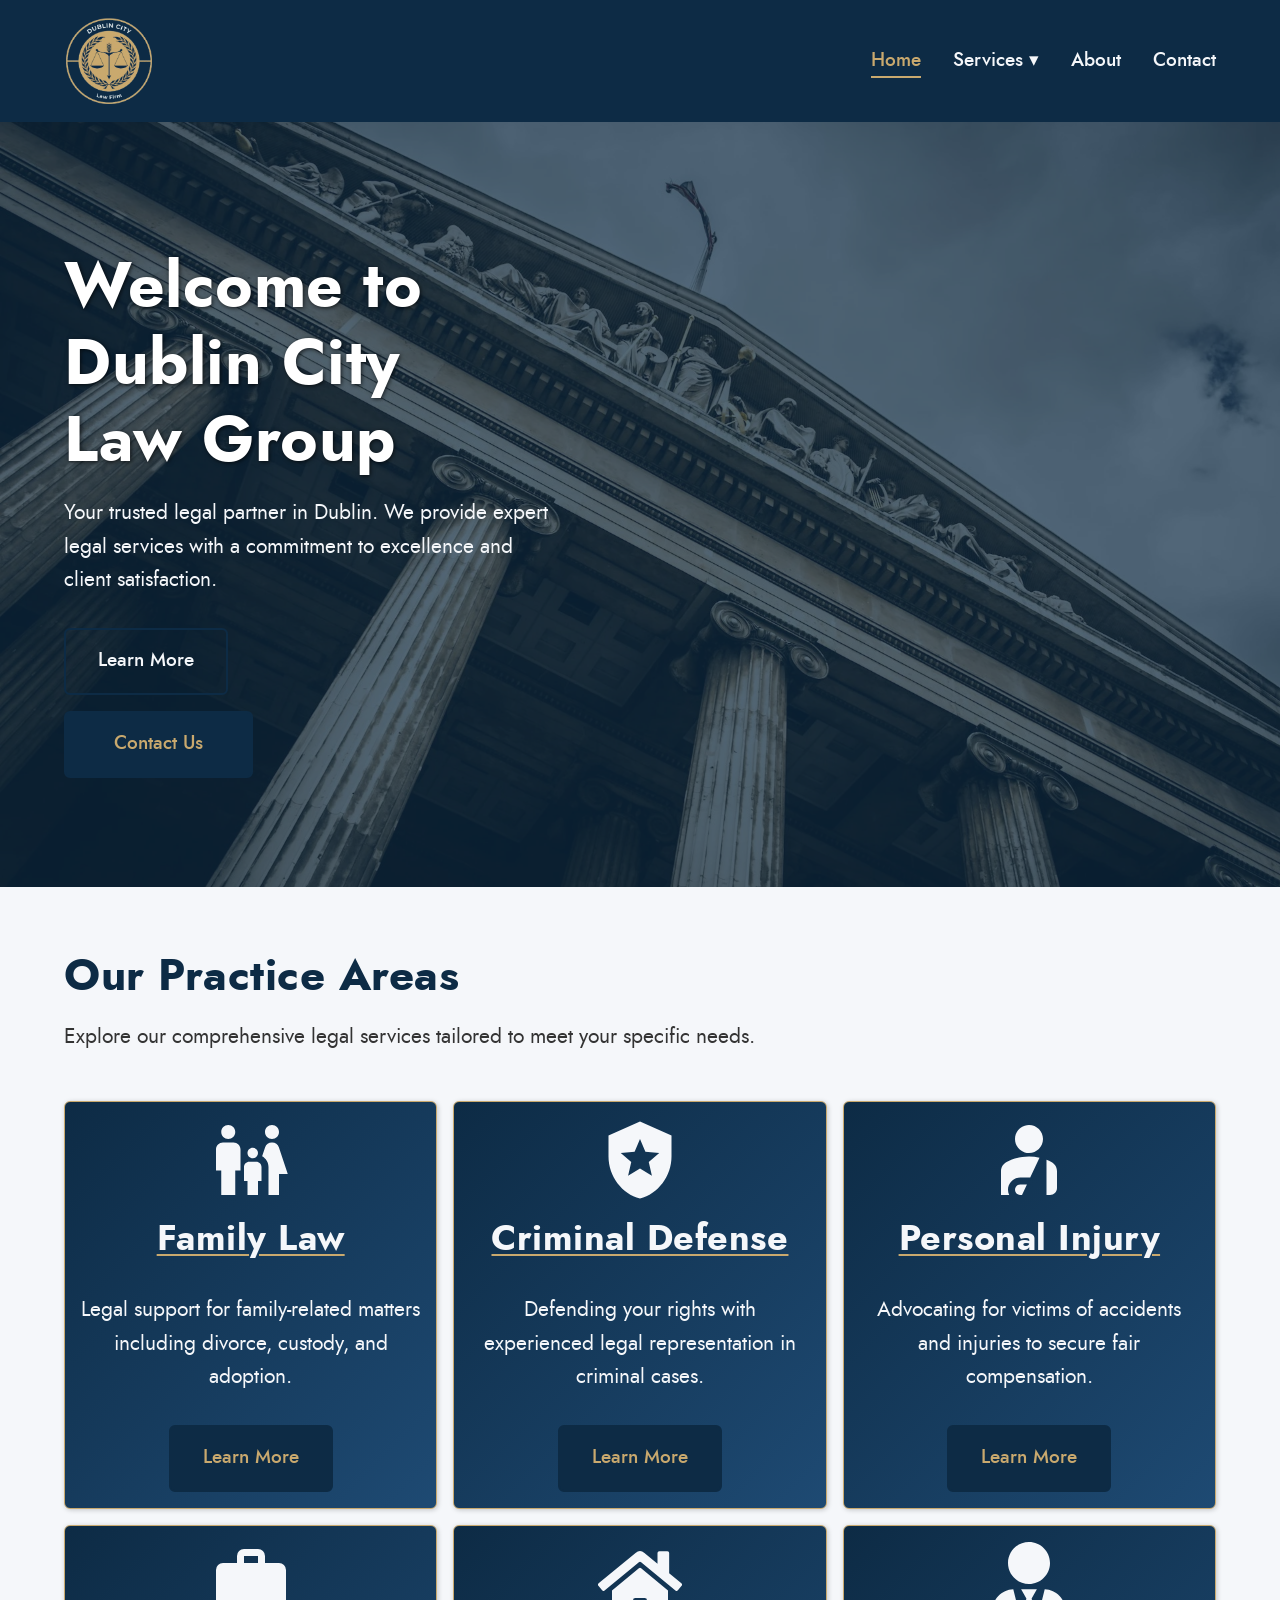
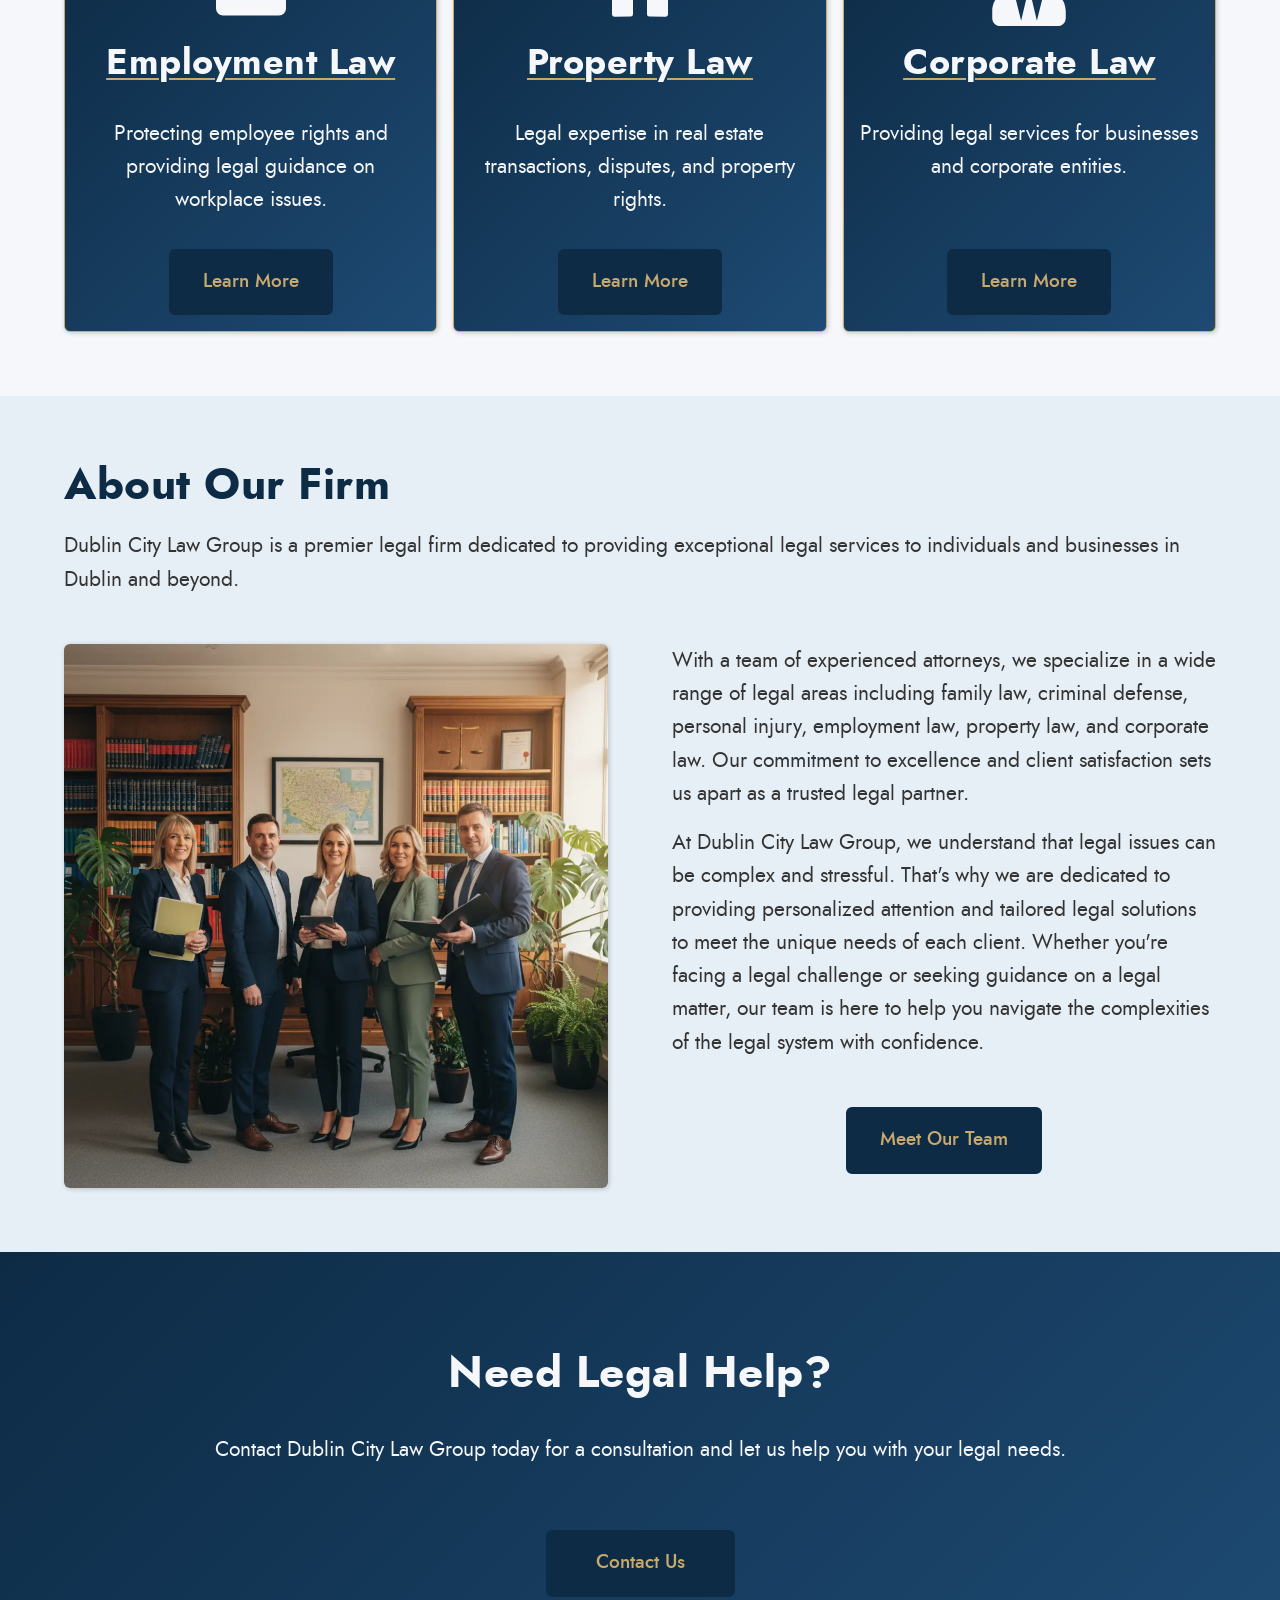
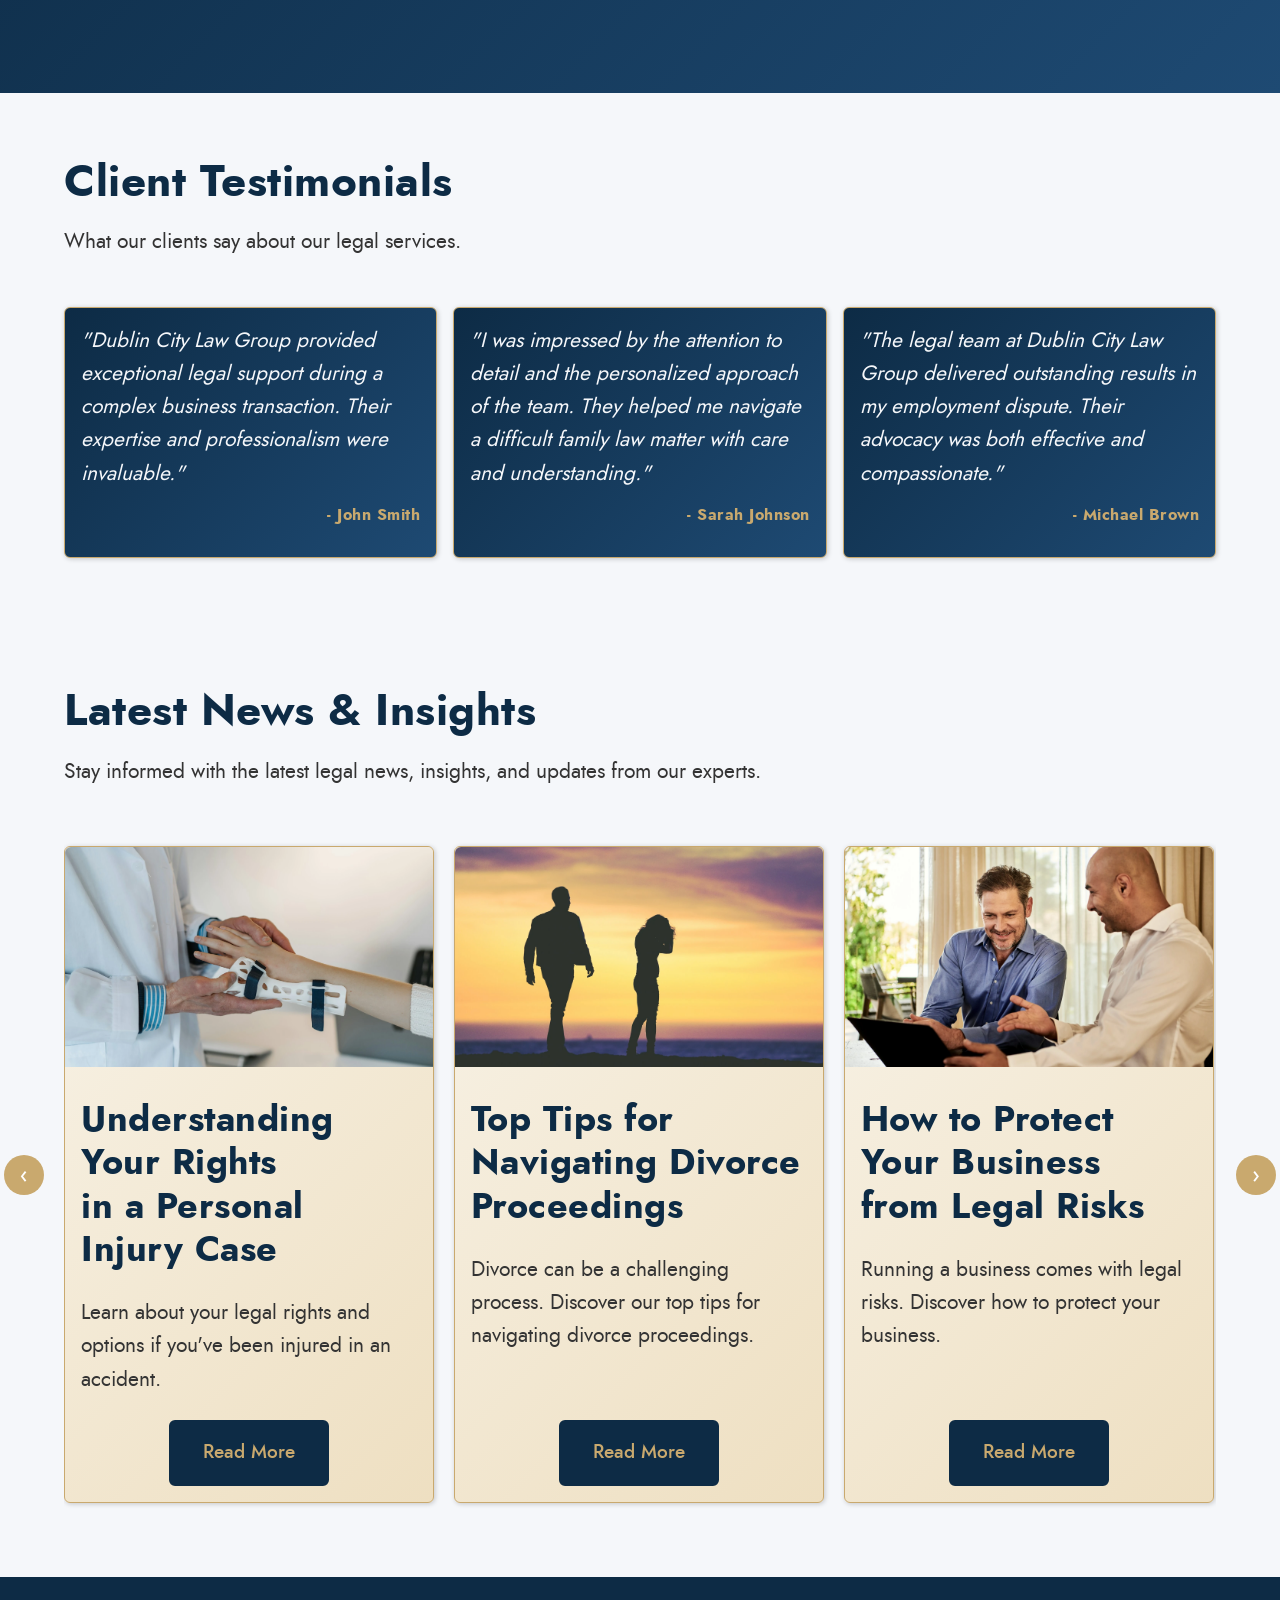
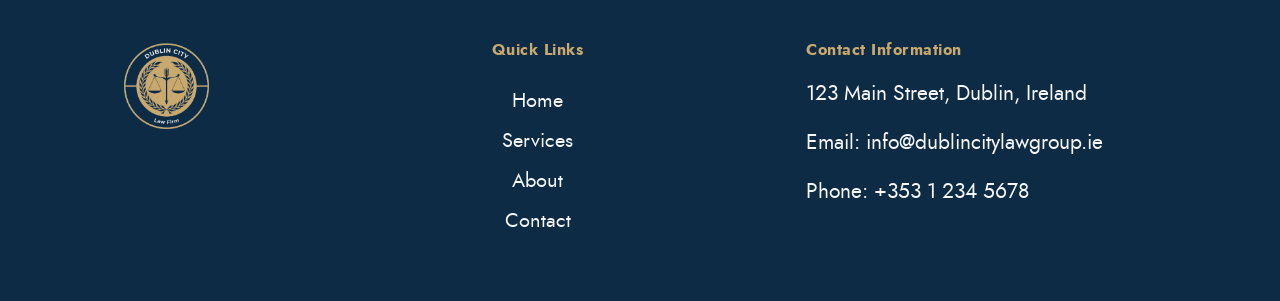
<file: index.html>
<!DOCTYPE html>
<html lang="en">
    <head>
        <meta charset="UTF-8">
        <meta name="viewport" content="width=device-width, initial-scale=1.0">

        <!-- Open Graph / Social Preview -->
        <meta property="og:title" content="Dublin City Law Firm">
        <meta property="og:description" content="A responsive law firm website built with modern HTML, CSS, and JavaScript, featuring a structured layout, accessible navigation, and clean design.">
        <meta property="og:image" content="https://abugelis.github.io/DublinCityLawGroup/assets/logos/site-logo.png">
        <meta property="og:url" content="https://abugelis.github.io/DublinCityLawGroup/">
        <meta property="og:type" content="website">
        
        <title>Dublin City Law Group</title>

        <script src="sripts/slider.js" defer></script>
        <script src="sripts/nav.js" defer></script>
        <link rel="icon" type="image/x-icon" href="assets/logos/favicon.ico">
        <link rel="stylesheet" href="styles/base.css">
        <link rel="stylesheet" href="styles/layout.css">
        <link rel="stylesheet" href="styles/pages/home.css">
        <link rel="stylesheet" href="styles/components/hero.css">
        <link rel="stylesheet" href="styles/components/buttons.css">
        <link rel="stylesheet" href="styles/components/cards.css">
        <link rel="stylesheet" href="styles/components/slider.css">
    </head>
    <body>
        <!-- Navigation -->
        <header>
            <a href="#"><img src="assets/logos/transparent-logo.png" alt="Logo"></a>

            <button class="nav-toggle" id="navToggle">
                <span></span>
                <span></span>
                <span></span>
            </button>

            <nav id="navMenu">
                <ul>
                    <li><a href="index.html">Home</a></li>
                    <li class="has-submenu">
                        <a href="pages/services.html">Services ▾</a>

                        <ul class="submenu">
                            <li><a href="pages/service-pages/corporate-law.html">Corporate Law</a></li>
                            <li><a href="pages/service-pages/criminal-defense.html">Criminal Law</a></li>
                            <li><a href="pages/service-pages/employment-law.html">Employment Law</a></li>
                            <li><a href="pages/service-pages/family-law.html">Family Law</a></li>
                            <li><a href="pages/service-pages/personal-injury.html">Personal Injury</a></li>
                            <li><a href="pages/service-pages/property-law.html">Property Law</a></li>
                        </ul>
                    </li>
                    <li><a href="pages/about.html">About</a></li>
                    <li><a href="pages/contact.html">Contact</a></li>
                </ul>
            </nav>
        </header>
        <div class="overlay" id="overlay"></div>
        <!-- Hero Section -->
        <section class="hero hero--large">
            <div class="hero-wrapper container">
                <div class="hero-bg-image">
                    <img src="assets/images/practice-page-bg.webp" alt="hero image">
                </div>
                <div class="hero-overlay"></div>
                <div class="hero-content">
                    <h1>Welcome to Dublin City Law Group</h1>
                    <p>Your trusted legal partner in Dublin. We provide expert legal services with a commitment to excellence and client satisfaction.</p>
                    
                </div>
                <div class="hero-cta">
                    <a class="btn-secondary" href="pages/about.html">Learn More</a>
                    <a class="btn-primary" href="pages/contact.html">Contact Us</a>
                </div> 
            </div>
        </section>

        <!-- Practice Areas Section -->
        <section class="practice-areas">
            <div class="container">
                <div class="section-heading">
                    <h2>Our Practice Areas</h2>
                    <p>Explore our comprehensive legal services tailored to meet your specific needs.</p>
                </div>

                <div class="practice-content grid">
                    
                    <div class="card practice-item flex">
                        <svg xmlns="http://www.w3.org/2000/svg" 
                            enable-background="new 0 0 24 24" 
                            viewBox="0 0 24 24" 
                            fill="currentColor">
                            <g><rect fill="none" height="24" width="24"/>
                                <path d="M16,4c0-1.11,0.89-2,2-2s2,0.89,2,2s-0.89,2-2,2S16,5.11,16,4z M20,22v-6h2.5l-2.54-7.63C19.68,7.55,18.92,7,18.06,7h-0.12 c-0.86,0-1.63,0.55-1.9,1.37l-0.86,2.58C16.26,11.55,17,12.68,17,14v8H20z M12.5,11.5c0.83,0,1.5-0.67,1.5-1.5s-0.67-1.5-1.5-1.5 S11,9.17,11,10S11.67,11.5,12.5,11.5z M5.5,6c1.11,0,2-0.89,2-2s-0.89-2-2-2s-2,0.89-2,2S4.39,6,5.5,6z M7.5,22v-7H9V9 c0-1.1-0.9-2-2-2H4C2.9,7,2,7.9,2,9v6h1.5v7H7.5z M14,22v-4h1v-4c0-0.82-0.68-1.5-1.5-1.5h-2c-0.82,0-1.5,0.68-1.5,1.5v4h1v4H14z"/>
                            </g>
                        </svg>
                        <h3>Family Law</h3>
                        <p>Legal support for family-related matters including divorce, custody, and adoption.</p>
                        <a class="btn-tretiary" href="pages/service-pages/family-law.html">Learn More</a>
                    </div>
                    
                    <div class="card practice-item flex">
                        <svg 
                            xmlns="http://www.w3.org/2000/svg" 
                            enable-background="new 0 0 24 24" 
                            viewBox="0 0 24 24" fill="currentColor">
                            <rect fill="none" height="24" width="24"/>
                            <path d="M12,1L3,5v6c0,5.55,3.84,10.74,9,12c5.16-1.26,9-6.45,9-12V5L12,1z M14.5,12.59l0.9,3.88L12,14.42l-3.4,2.05l0.9-3.87 l-3-2.59l3.96-0.34L12,6.02l1.54,3.64L17.5,10L14.5,12.59z"/>
                        </svg>
                        <h3>Criminal Defense</h3>
                        <p>Defending your rights with experienced legal representation in criminal cases.</p>
                        <a class="btn-tretiary" href="pages/service-pages/criminal-defense.html">Learn More</a>
                    </div>
                    
                    <div class="card practice-item flex">
                        <svg xmlns="http://www.w3.org/2000/svg" 
                            enable-background="new 0 0 24 24" 
                            viewBox="0 0 24 24" 
                            fill="currentColor">
                            <rect fill="none" height="24" width="24"/>
                            <g><path d="M8,6c0-2.21,1.79-4,4-4s4,1.79,4,4c0,2.21-1.79,4-4,4S8,8.21,8,6z M17,22h1c1.1,0,2-0.9,2-2l0-4.78 c0-1.12-0.61-2.15-1.61-2.66c-0.43-0.22-0.9-0.43-1.39-0.62L17,22z M12.34,17L15,11.33C14.07,11.12,13.07,11,12,11 c-2.53,0-4.71,0.7-6.39,1.56C4.61,13.07,4,14.1,4,15.22L4,22h2.34C6.12,21.55,6,21.04,6,20.5C6,18.57,7.57,17,9.5,17H12.34z M10,22 l1.41-3H9.5C8.67,19,8,19.67,8,20.5S8.67,22,9.5,22H10z"/></g>
                        </svg>
                        <h3>Personal Injury</h3>
                        <p>Advocating for victims of accidents and injuries to secure fair compensation.</p>
                        <a class="btn-tretiary" href="pages/service-pages/personal-injury.html">Learn More</a>
                    </div>

                    <div class="card practice-item flex">
                        <svg xmlns="http://www.w3.org/2000/svg" 
                            viewBox="0 -960 960 960" 
                            fill="currentColor">
                            <path d="M160-120q-33 0-56.5-23.5T80-200v-440q0-33 23.5-56.5T160-720h160v-80q0-33 23.5-56.5T400-880h160q33 0 56.5 23.5T640-800v80h160q33 0 56.5 23.5T880-640v440q0 33-23.5 56.5T800-120H160Zm240-600h160v-80H400v80Z"/>
                        </svg>
                        <h3>Employment Law</h3>
                        <p>Protecting employee rights and providing legal guidance on workplace issues.</p>
                        <a class="btn-tretiary" href="pages/service-pages/employment-law.html">Learn More</a>
                    </div>

                    <div class="card practice-item flex">
                        <svg xmlns="http://www.w3.org/2000/svg" 
                            viewBox="0 0 576 512" fill="currentColor">
                            <path d="M280.37 148.26L96 300.11V464a16 16 0 0 0 16 16l112.06-.29a16 16 0 0 0 15.92-16V368a16 16 0 0 1 16-16h64a16 16 0 0 1 16 16v95.64a16 16 0 0 0 16 16.05L464 480a16 16 0 0 0 16-16V300L295.67 148.26a12.19 12.19 0 0 0-15.3 0zM571.6 251.47L488 182.56V44.05a12 12 0 0 0-12-12h-56a12 12 0 0 0-12 12v72.61L318.47 43a48 48 0 0 0-61 0L4.34 251.47a12 12 0 0 0-1.6 16.9l25.5 31A12 12 0 0 0 45.15 301l235.22-193.74a12.19 12.19 0 0 1 15.3 0L530.9 301a12 12 0 0 0 16.9-1.6l25.5-31a12 12 0 0 0-1.7-16.93z"/>
                        </svg>
                        <h3>Property Law</h3>
                        <p>Legal expertise in real estate transactions, disputes, and property rights.</p>
                        <a class="btn-tretiary" href="pages/service-pages/property-law.html">Learn More</a>
                    </div>

                    <div class="card practice-item flex">
                        <svg xmlns="http://www.w3.org/2000/svg" 
                            viewBox="0 0 448 512" fill="currentColor">
                            <path d="M224 256c70.7 0 128-57.3 128-128S294.7 0 224 0 96 57.3 96 128s57.3 128 128 128zm95.8 32.6L272 480l-32-136 32-56h-96l32 56-32 136-47.8-191.4C56.9 292 0 350.3 0 422.4V464c0 26.5 21.5 48 48 48h352c26.5 0 48-21.5 48-48v-41.6c0-72.1-56.9-130.4-128.2-133.8z"/>
                        </svg>
                        <h3>Corporate Law</h3>
                        <p>Providing legal services for businesses and corporate entities.</p>
                        <a class="btn-tretiary" href="pages/service-pages/corporate-law.html">Learn More</a>
                    </div>
                </div>
            </div>
        </section>

        <!-- About Section -->
        <section class="about-section">
            <div class="container">
                <div class="section-heading">
                    <h2>About Our Firm</h2>
                    <p>Dublin City Law Group is a premier legal firm dedicated to providing exceptional legal services to individuals and businesses in Dublin and beyond.</p>
                </div>
                <div class="about-content flex">
                    <div class="about-image">
                        <img src="assets/images/about-us-team.webp" alt="About Us Image">
                    </div>
                    <div class="about-text">
                        <p>With a team of experienced attorneys, we specialize in a wide range of legal areas including family law, criminal defense, personal injury, employment law, property law, and corporate law. Our commitment to excellence and client satisfaction sets us apart as a trusted legal partner.</p>
                        <p>At Dublin City Law Group, we understand that legal issues can be complex and stressful. That's why we are dedicated to providing personalized attention and tailored legal solutions to meet the unique needs of each client. Whether you're facing a legal challenge or seeking guidance on a legal matter, our team is here to help you navigate the complexities of the legal system with confidence.</p>
                        <a class="btn-tretiary alt" href="pages/about.html">Meet Our Team</a>
                    </div>
                </div>
            </div>
        </section>

        <!-- Small CTA-->
        <section class="small-cta">
            <div class="container">
                <div class="cta-content flex">
                    <h2>Need Legal Help?</h2>
                    <p>Contact Dublin City Law Group today for a consultation and let us help you with your legal needs.</p>
                    <a class="btn-primary" href="pages/contact.html">Contact Us</a>
                </div>
            </div>
        </section>

        <!-- Testimonials Section -->
        <section class="testimonials-section">
            <div class="container">
                <div class="section-heading">
                    <h2>Client Testimonials</h2>
                    <p>What our clients say about our legal services.</p>
                </div>
                <div class="testimonials-content grid">
                    <!-- Testimonial 1 -->
                    <div class="testimonial-card card">
                        <p><i>"Dublin City Law Group provided exceptional legal support during a complex business transaction. Their expertise and professionalism were invaluable."</i></p>
                        <h4>- John Smith</h4>
                    </div>

                    <!-- Testimonial 2 -->
                    <div class="testimonial-card card">
                        <p><i>"I was impressed by the attention to detail and the personalized approach of the team. They helped me navigate a difficult family law matter with care and understanding."</i></p>
                        <h4>- Sarah Johnson</h4>
                    </div>

                    <!-- Testimonial 3 -->
                    <div class="testimonial-card card">
                        <p><i>"The legal team at Dublin City Law Group delivered outstanding results in my employment dispute. Their advocacy was both effective and compassionate."</i></p>
                        <h4>- Michael Brown</h4>
                    </div>
                </div>
            </div>
        </section>
        <!-- Blog Section -->
        <section class="blog-section">
            <div class="container">
                <div class="section-heading">
                <h2>Latest News & Insights</h2>
                <p>Stay informed with the latest legal news, insights, and updates from our experts.</p>
                </div>

                <div class="custom-slider">
                <button class="slider-arrow prev">‹</button>
                <div class="slider-track-wrapper">
                    <!-- Blog Post 1 -->
                    <div class="light-card">
                        <img src="assets/images/personal-injury.webp" alt="Blog Post 1 Image">
                        <div class="light-card-content">
                        <h3>Understanding Your Rights in a Personal Injury Case</h3>
                        <p>Learn about your legal rights and options if you've been injured in an accident.</p>
                        <a class="btn-tretiary alt" href="pages/service-pages/personal-injury.html">Read More</a>
                        </div>
                    </div>

                    <!-- Blog Post 2 -->
                    <div class="light-card">
                        <img src="assets/images/devorce.webp" alt="Blog Post 2 Image">
                        <div class="light-card-content">
                        <h3>Top Tips for Navigating Divorce Proceedings</h3>
                        <p>Divorce can be a challenging process. Discover our top tips for navigating divorce proceedings.</p>
                        <a class="btn-tretiary alt" href="pages/service-pages/family-law.html">Read More</a>
                        </div>
                    </div>

                    <!-- Blog Post 3 -->
                    <div class="light-card">
                        <img src="assets/images/business.webp" alt="Blog Post 3 Image">
                        <div class="light-card-content">
                        <h3>How to Protect Your Business from Legal Risks</h3>
                        <p>Running a business comes with legal risks. Discover how to protect your business.</p>
                        <a class="btn-tretiary alt" href="pages/service-pages/corporate-law.html">Read More</a>
                        </div>
                    </div>

                    <!-- Blog Post 4 -->
                    <div class="light-card">
                        <img src="assets/images/employment-law.webp" alt="Blog Post 4 Image">
                        <div class="light-card-content">
                        <h3>Employment Law Updates You Need to Know</h3>
                        <p>Stay up-to-date with the latest employment law changes that affect your workplace rights.</p>
                        <a class="btn-tretiary alt" href="pages/service-pages/employment-law.html">Read More</a>
                        </div>
                    </div>

                    <!-- Blog Post 5 -->
                    <div class="light-card">
                        <img src="assets/images/property-law.webp" alt="Blog Post 5 Image">
                        <div class="light-card-content">
                        <h3>Estate Planning Essentials for Your Family</h3>
                        <p>Learn the importance of estate planning and how to protect your family's future.</p>
                        <a class="btn-tretiary alt" href="pages/service-pages/property-law.html">Read More</a>
                        </div>
                    </div>

                </div>
                <button class="slider-arrow next">›</button>
                </div>
            </div>
        </section>
        <!-- Footer -->
        <footer>
            <div class="container">
                <div class="footer grid">
                    <img src="assets/logos/transparent-logo.png" alt="footer logo">
                    <div class="footer-services-links flex">
                            <h4>Quick Links</h4>
                            <a href="index.html">Home</a>
                            <a href="pages/services.html">Services</a>
                            <a href="pages/about.html">About</a>
                            <a href="pages/contact.html">Contact</a>
                        </div>
                        <div class="footer-contact-info">
                            <h4>Contact Information</h4>
                            <p>123 Main Street, Dublin, Ireland</p>
                            <p>Email: info@dublincitylawgroup.ie</p>
                            <p>Phone: +353 1 234 5678</p>
                        </div>
                    </div>
                </div>
            </div>
        </footer>
    </body>
</html>
</file>
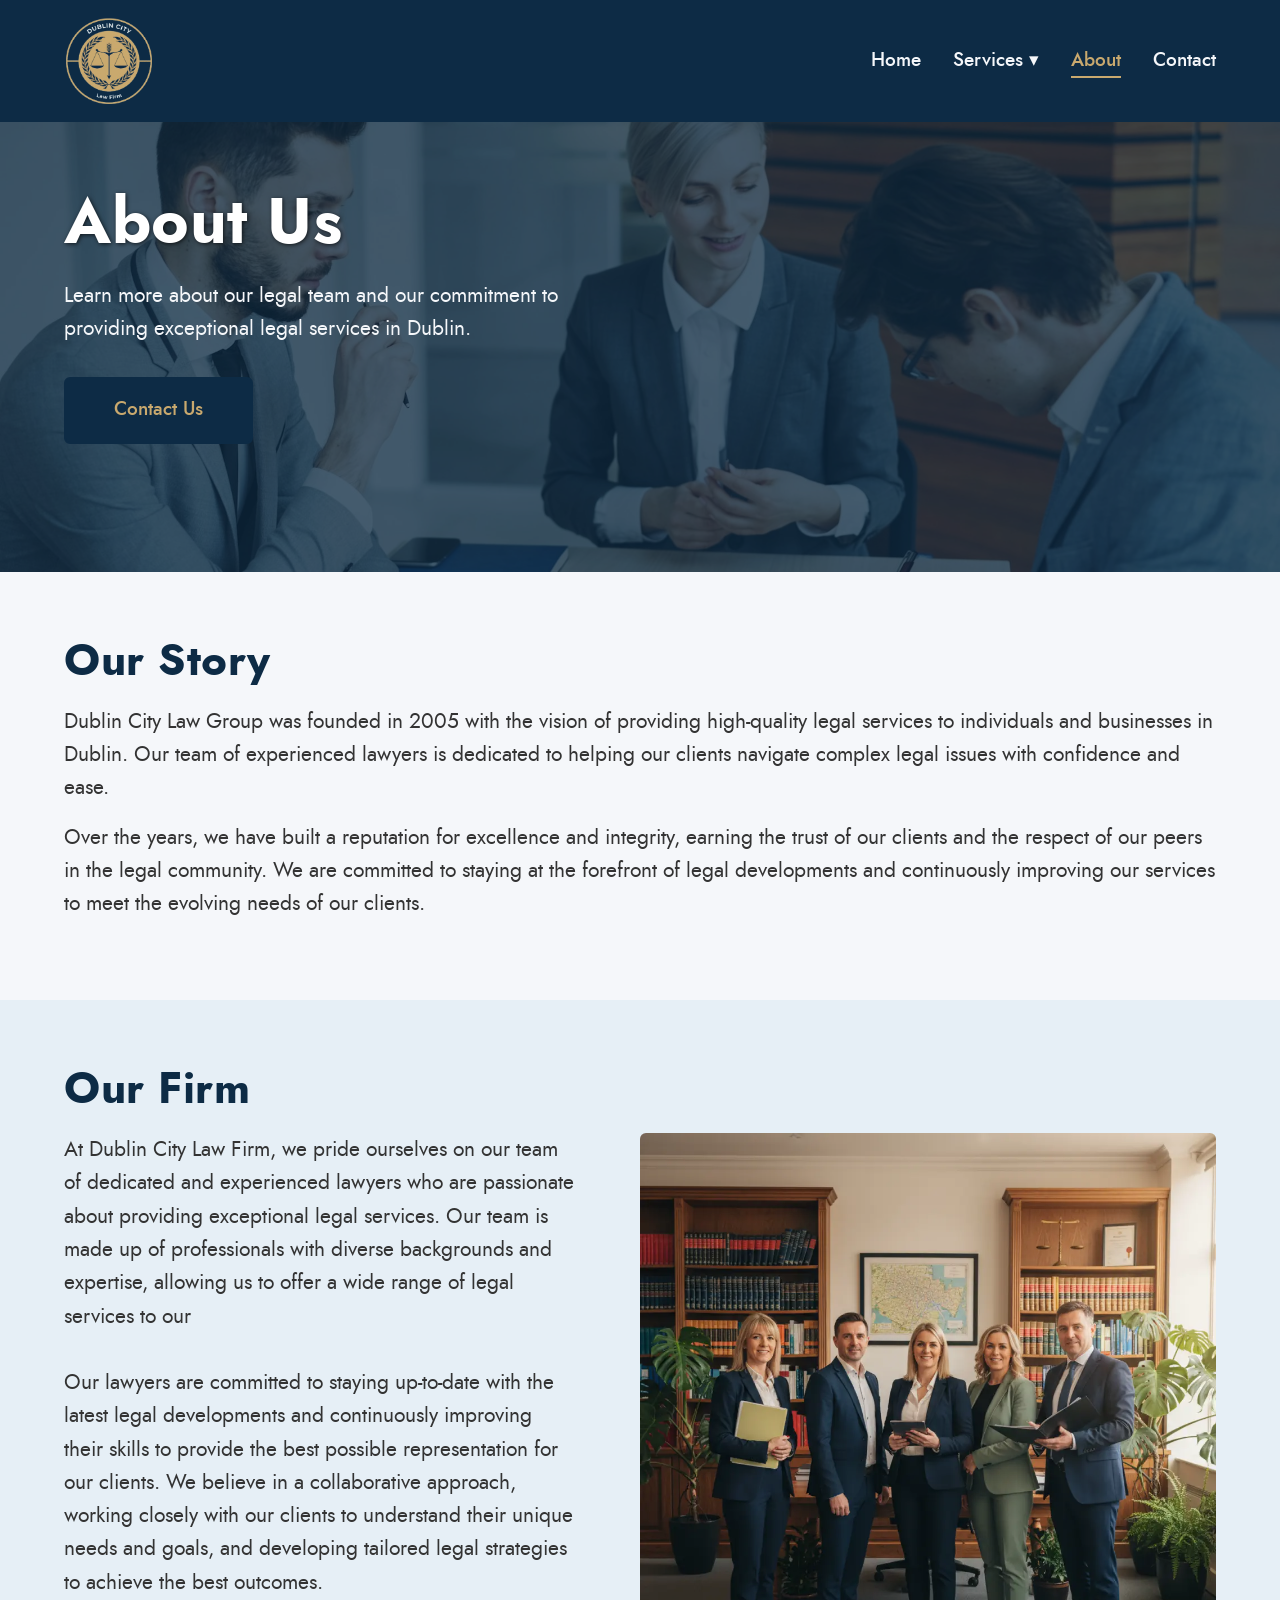
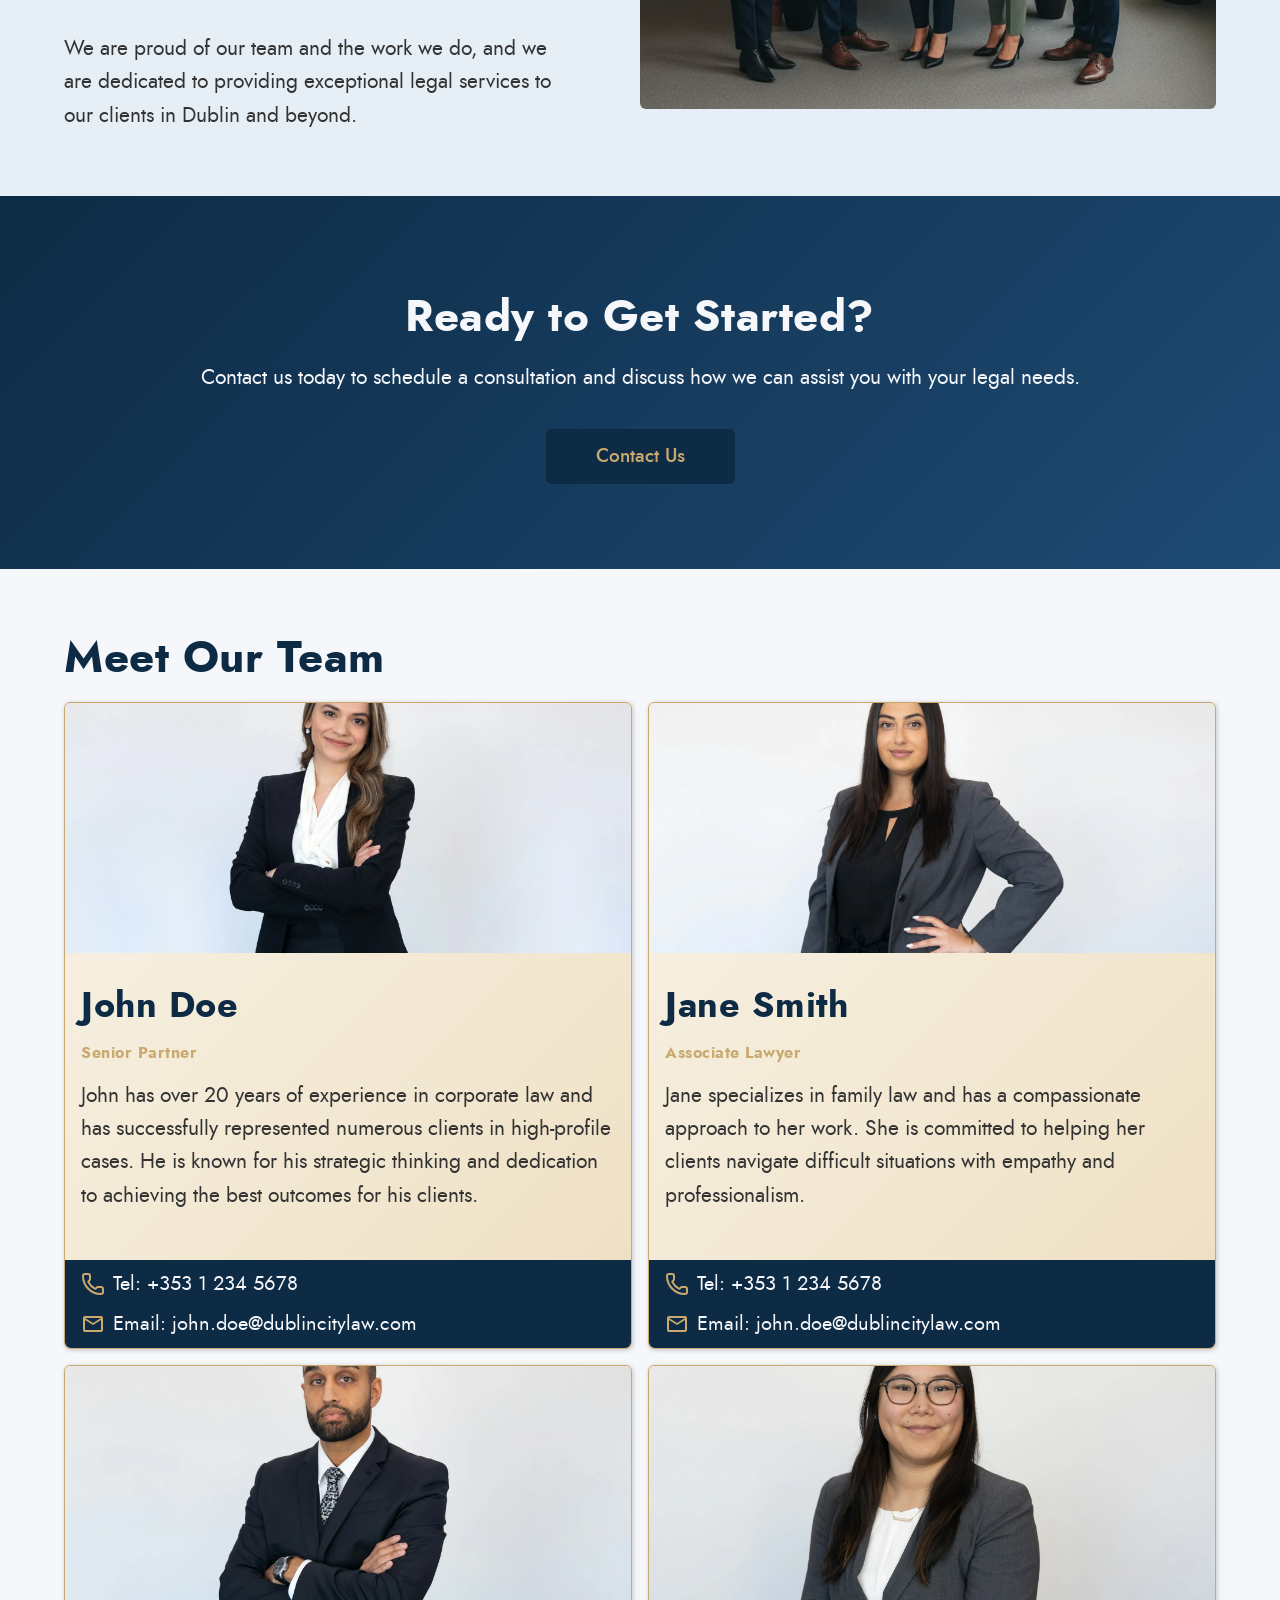
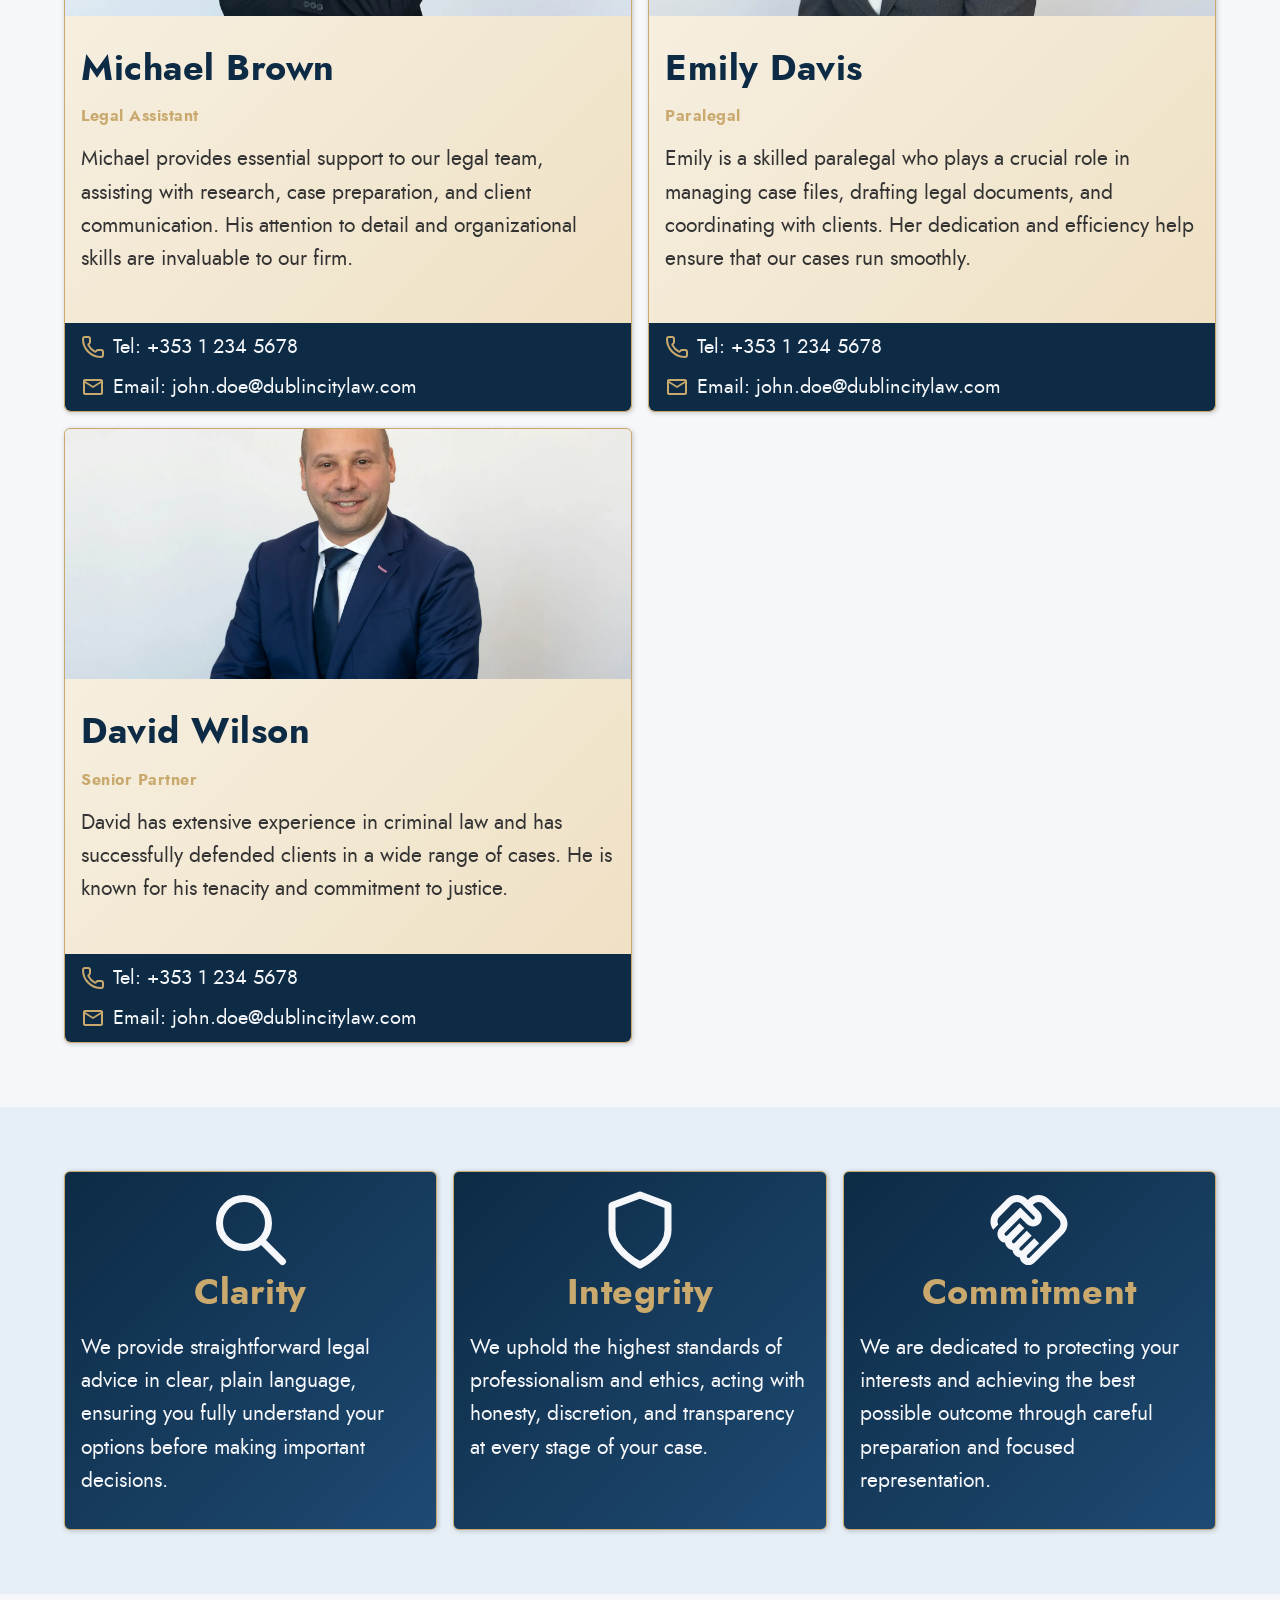
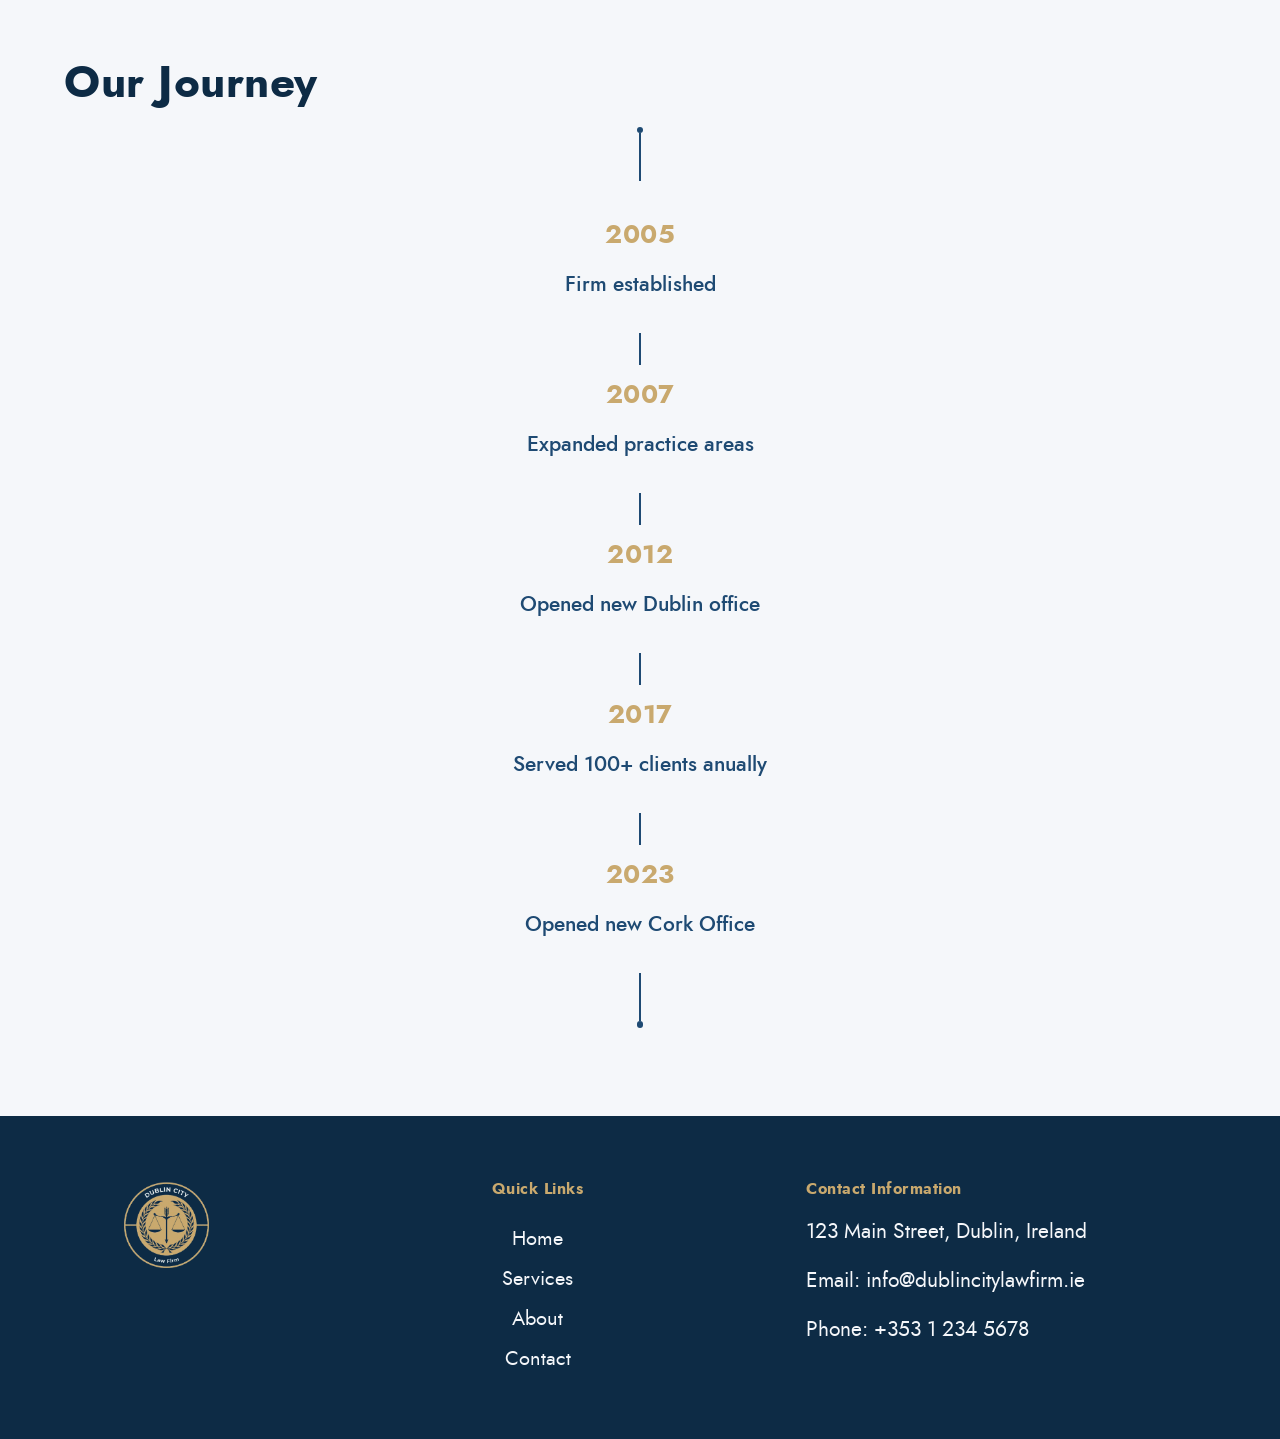
<file: pages/about.html>
<!DOCTYPE html>
<html lang="en">
    <head>
        <meta charset="UTF-8">
        <meta name="viewport" content="width=device-width, initial-scale=1.0">
        
        <title>Dublin City Law Group</title>

        <script src="../sripts/nav.js" defer></script>
        <link rel="icon" type="image/x-icon" href="../assets/logos/favicon.ico">
        <link rel="stylesheet" href="../styles/base.css">
        <link rel="stylesheet" href="../styles/layout.css">
        <link rel="stylesheet" href="../styles/pages/about.css">
        <link rel="stylesheet" href="../styles/components/buttons.css">
        <link rel="stylesheet" href="../styles/components/cards.css">
        <link rel="stylesheet" href="../styles/components/hero.css">
    </head>
    <body>
        <!-- Navigation -->
        <header>
            <a href="../index.html"><img src="../assets/logos/transparent-logo.png" alt="Logo"></a>

            <button class="nav-toggle" id="navToggle">
                <span></span>
                <span></span>
                <span></span>
            </button>

            <nav id="navMenu">
                <ul>
                    <li><a href="../index.html">Home</a></li>
                    <li class="has-submenu">
                        <a href="../pages/services.html">Services ▾</a>

                        <ul class="submenu">
                            <li><a href="../pages/service-pages/corporate-law.html">Corporate Law</a></li>
                            <li><a href="../pages/service-pages/criminal-defense.html">Criminal Law</a></li>
                            <li><a href="../pages/service-pages/employment-law.html">Employment Law</a></li>
                            <li><a href="../pages/service-pages/family-law.html">Family Law</a></li>
                            <li><a href="../pages/service-pages/personal-injury.html">Personal Injury</a></li>
                            <li><a href="../pages/service-pages/property-law.html">Property Law</a></li>
                        </ul>
                    </li>
                    <li><a href="../pages/about.html">About</a></li>
                    <li><a href="../pages/contact.html">Contact</a></li>
                </ul>
            </nav>
        </header>
        <div class="overlay" id="overlay"></div>

        <main>
            <section class="hero hero--small">
                <div class="hero-wrapper container">
                    <div class="hero-bg-image">
                        <img src="../assets/images/team-page-bg.webp" alt="services hero image">
                    </div>
                    <div class="hero-overlay"></div>
                    <div class="hero-content">
                        <h1>About Us</h1>
                        <p>Learn more about our legal team and our commitment to providing exceptional legal services in Dublin.</p>
                    </div>
                    <div class="hero-cta">
                        <a class="btn-primary" href="../pages/contact.html">Contact Us</a>
                    </div> 
                </div>
            </section>
            <!-- About Intro -->
            <section class="about-intro container">
                <h2>Our Story</h2>
                <p>Dublin City Law Group was founded in 2005 with the vision of providing high-quality legal services to individuals and businesses in Dublin. Our team of experienced lawyers is dedicated to helping our clients navigate complex legal issues with confidence and ease.</p>
                <p>Over the years, we have built a reputation for excellence and integrity, earning the trust of our clients and the respect of our peers in the legal community. We are committed to staying at the forefront of legal developments and continuously improving our services to meet the evolving needs of our clients.</p>
        
            </section>
            <!-- About Team -->
            <section class="about-content container">
                <h2>Our Firm</h2>
                <div class="about-content-wrapper grid">
                    <img src="../assets/images/about-us-team.webp" alt="">
                    <p>
                        At Dublin City Law Firm, we pride ourselves on our team of dedicated and experienced lawyers who are passionate about providing exceptional legal services. Our team is made up of professionals with diverse backgrounds and expertise, allowing us to offer a wide range of legal services to our 
                        <br><br>
                        Our lawyers are committed to staying up-to-date with the latest legal developments and continuously improving their skills to provide the best possible representation for our clients. We believe in a collaborative approach, working closely with our clients to understand their unique needs and goals, and developing tailored legal strategies to achieve the best outcomes.
                        <br><br>
                        We are proud of our team and the work we do, and we are dedicated to providing exceptional legal services to our clients in Dublin and beyond.
                    </p>
                </div>
            </section>
            <!-- Call to Action Section -->
            <section class="small-cta">
                <div class="container">
                    <h2>Ready to Get Started?</h2>
                    <p>Contact us today to schedule a consultation and discuss how we can assist you with your legal needs.</p>
                    <a class="btn-primary" href="../pages/contact.html">Contact Us</a>
                </div>
            </section>
            <!-- About Team -->
            <section class="about-team-section">
                <div class="container">
                    <h2>Meet Our Team</h2>
                    <div class="about-team-wrapper grid">
                        <div class="team-member light-card">
                            <img src="../assets/images/uncropped-lawyer-1.webp" alt="Team Member 1">
                            <div class="team-member-content">
                                <h3>John Doe</h3>
                                <h4 class="team-member-role">Senior Partner</h4>
                                <p>John has over 20 years of experience in corporate law and has successfully represented numerous clients in high-profile cases. He is known for his strategic thinking and dedication to achieving the best outcomes for his clients.</p>
                            </div>
                            <div class="team-member-contact">
                                <a href="tel:+35312345678">
                                    <svg 
                                        xmlns="http://www.w3.org/2000/svg" 
                                        viewBox="0 0 24 24" 
                                        fill="none" 
                                        stroke="currentColor" 
                                        stroke-width="2" 
                                        stroke-linecap="round" 
                                        stroke-linejoin="round" >
                                        <path d="M13.832 16.568a1 1 0 0 0 1.213-.303l.355-.465A2 2 0 0 1 17 15h3a2 2 0 0 1 2 2v3a2 2 0 0 1-2 2A18 18 0 0 1 2 4a2 2 0 0 1 2-2h3a2 2 0 0 1 2 2v3a2 2 0 0 1-.8 1.6l-.468.351a1 1 0 0 0-.292 1.233 14 14 0 0 0 6.392 6.384" />
                                    </svg>
                                    Tel: +353 1 234 5678
                                </a>
                                <a href="mailto:john.doe@dublincitylaw.com">
                                    <svg 
                                        xmlns="http://www.w3.org/2000/svg" 
                                        viewBox="0 0 24 24" fill="currentColor">
                                        <path d="M0 0h24v24H0V0z" 
                                        fill="none"/>
                                        <path d="M22 6c0-1.1-.9-2-2-2H4c-1.1 0-2 .9-2 2v12c0 1.1.9 2 2 2h16c1.1 0 2-.9 2-2V6zm-2 0l-8 5-8-5h16zm0 12H4V8l8 5 8-5v10z"/>
                                    </svg>
                                    Email: john.doe@dublincitylaw.com
                                </a>
                            </div>
                        </div>
                        <div class="team-member light-card">
                            <img src="../assets/images/uncropped-lawyer-2.webp" alt="Team Member 2">
                            <div class="team-member-content">
                                <h3>Jane Smith</h3>
                                <h4 class="team-member-role">Associate Lawyer</h4>
                                <p>Jane specializes in family law and has a compassionate approach to her work. She is committed to helping her clients navigate difficult situations with empathy and professionalism.</p>
                            </div>
                            <div class="team-member-contact">
                                <a href="tel:+35312345678">
                                    <svg 
                                        xmlns="http://www.w3.org/2000/svg" 
                                        viewBox="0 0 24 24" 
                                        fill="none" 
                                        stroke="currentColor" 
                                        stroke-width="2" 
                                        stroke-linecap="round" 
                                        stroke-linejoin="round" >
                                        <path d="M13.832 16.568a1 1 0 0 0 1.213-.303l.355-.465A2 2 0 0 1 17 15h3a2 2 0 0 1 2 2v3a2 2 0 0 1-2 2A18 18 0 0 1 2 4a2 2 0 0 1 2-2h3a2 2 0 0 1 2 2v3a2 2 0 0 1-.8 1.6l-.468.351a1 1 0 0 0-.292 1.233 14 14 0 0 0 6.392 6.384" />
                                    </svg>
                                    Tel: +353 1 234 5678
                                </a>
                                <a href="mailto:john.doe@dublincitylaw.com">
                                    <svg 
                                        xmlns="http://www.w3.org/2000/svg" 
                                        viewBox="0 0 24 24" fill="currentColor">
                                        <path d="M0 0h24v24H0V0z" 
                                        fill="none"/>
                                        <path d="M22 6c0-1.1-.9-2-2-2H4c-1.1 0-2 .9-2 2v12c0 1.1.9 2 2 2h16c1.1 0 2-.9 2-2V6zm-2 0l-8 5-8-5h16zm0 12H4V8l8 5 8-5v10z"/>
                                    </svg>
                                    Email: john.doe@dublincitylaw.com
                                </a>
                            </div>    
                        </div>
                        <div class="team-member light-card">
                            <img src="../assets/images/uncropped-lawyer-3.webp" alt="Team Member 3">
                            <div class="team-member-content">
                                <h3>Michael Brown</h3>
                                <h4 class="team-member-role">Legal Assistant</h4>
                                <p>Michael provides essential support to our legal team, assisting with research, case preparation, and client communication. His attention to detail and organizational skills are invaluable to our firm.</p>
                            </div>
                            <div class="team-member-contact">
                                <a href="tel:+35312345678">
                                    <svg 
                                        xmlns="http://www.w3.org/2000/svg" 
                                        viewBox="0 0 24 24" 
                                        fill="none" 
                                        stroke="currentColor" 
                                        stroke-width="2" 
                                        stroke-linecap="round" 
                                        stroke-linejoin="round" >
                                        <path d="M13.832 16.568a1 1 0 0 0 1.213-.303l.355-.465A2 2 0 0 1 17 15h3a2 2 0 0 1 2 2v3a2 2 0 0 1-2 2A18 18 0 0 1 2 4a2 2 0 0 1 2-2h3a2 2 0 0 1 2 2v3a2 2 0 0 1-.8 1.6l-.468.351a1 1 0 0 0-.292 1.233 14 14 0 0 0 6.392 6.384" />
                                    </svg>
                                    Tel: +353 1 234 5678
                                </a>
                                <a href="mailto:john.doe@dublincitylaw.com">
                                    <svg 
                                        xmlns="http://www.w3.org/2000/svg" 
                                        viewBox="0 0 24 24" fill="currentColor">
                                        <path d="M0 0h24v24H0V0z" 
                                        fill="none"/>
                                        <path d="M22 6c0-1.1-.9-2-2-2H4c-1.1 0-2 .9-2 2v12c0 1.1.9 2 2 2h16c1.1 0 2-.9 2-2V6zm-2 0l-8 5-8-5h16zm0 12H4V8l8 5 8-5v10z"/>
                                    </svg>
                                    Email: john.doe@dublincitylaw.com
                                </a>
                            </div>
                        </div>
                        <div class="team-member light-card">
                            <img src="../assets/images/uncropped-lawyer-4.webp" alt="Team Member 4">
                            <div class="team-member-content">
                                <h3>Emily Davis</h3>
                                <h4 class="team-member-role">Paralegal</h4>
                                <p>Emily is a skilled paralegal who plays a crucial role in managing case files, drafting legal documents, and coordinating with clients. Her dedication and efficiency help ensure that our cases run smoothly.</p>
                            </div>
                            <div class="team-member-contact">
                                <a href="tel:+35312345678">
                                    <svg 
                                        xmlns="http://www.w3.org/2000/svg" 
                                        viewBox="0 0 24 24" 
                                        fill="none" 
                                        stroke="currentColor" 
                                        stroke-width="2" 
                                        stroke-linecap="round" 
                                        stroke-linejoin="round" >
                                        <path d="M13.832 16.568a1 1 0 0 0 1.213-.303l.355-.465A2 2 0 0 1 17 15h3a2 2 0 0 1 2 2v3a2 2 0 0 1-2 2A18 18 0 0 1 2 4a2 2 0 0 1 2-2h3a2 2 0 0 1 2 2v3a2 2 0 0 1-.8 1.6l-.468.351a1 1 0 0 0-.292 1.233 14 14 0 0 0 6.392 6.384" />
                                    </svg>
                                    Tel: +353 1 234 5678
                                </a>
                                <a href="mailto:john.doe@dublincitylaw.com">
                                    <svg 
                                        xmlns="http://www.w3.org/2000/svg" 
                                        viewBox="0 0 24 24" fill="currentColor">
                                        <path d="M0 0h24v24H0V0z" 
                                        fill="none"/>
                                        <path d="M22 6c0-1.1-.9-2-2-2H4c-1.1 0-2 .9-2 2v12c0 1.1.9 2 2 2h16c1.1 0 2-.9 2-2V6zm-2 0l-8 5-8-5h16zm0 12H4V8l8 5 8-5v10z"/>
                                    </svg>
                                    Email: john.doe@dublincitylaw.com
                                </a>
                            </div>
                        </div>    
                        <div class="team-member light-card">
                            <img src="../assets/images/uncropped-lawyer-5.webp" alt="Team Member 5">
                            <div class="team-member-content">
                                <h3>David Wilson</h3>
                                <h4 class="team-member-role">Senior Partner</h4>
                                <p>David has extensive experience in criminal law and has successfully defended clients in a wide range of cases. He is known for his tenacity and commitment to justice.</p>
                            </div>
                            <div class="team-member-contact">
                                <a href="tel:+35312345678">
                                    <svg 
                                        xmlns="http://www.w3.org/2000/svg" 
                                        viewBox="0 0 24 24" 
                                        fill="none" 
                                        stroke="currentColor" 
                                        stroke-width="2" 
                                        stroke-linecap="round" 
                                        stroke-linejoin="round" >
                                        <path d="M13.832 16.568a1 1 0 0 0 1.213-.303l.355-.465A2 2 0 0 1 17 15h3a2 2 0 0 1 2 2v3a2 2 0 0 1-2 2A18 18 0 0 1 2 4a2 2 0 0 1 2-2h3a2 2 0 0 1 2 2v3a2 2 0 0 1-.8 1.6l-.468.351a1 1 0 0 0-.292 1.233 14 14 0 0 0 6.392 6.384" />
                                    </svg>
                                    Tel: +353 1 234 5678
                                </a>
                                <a href="mailto:john.doe@dublincitylaw.com">
                                    <svg 
                                        xmlns="http://www.w3.org/2000/svg" 
                                        viewBox="0 0 24 24" fill="currentColor">
                                        <path d="M0 0h24v24H0V0z" 
                                        fill="none"/>
                                        <path d="M22 6c0-1.1-.9-2-2-2H4c-1.1 0-2 .9-2 2v12c0 1.1.9 2 2 2h16c1.1 0 2-.9 2-2V6zm-2 0l-8 5-8-5h16zm0 12H4V8l8 5 8-5v10z"/>
                                    </svg>
                                    Email: john.doe@dublincitylaw.com
                                </a>
                            </div>
                        </div>
                    </div>
                </div>
            </section>
            <!-- Values section-->
            <section class="our-values-section">
                <div class="container">
                    <div class="values-cards-grid grid">
                        <!-- Card 1-->
                        <div class="value-card card">
                            <div class="value-icon">
                                <svg xmlns="http://www.w3.org/2000/svg" viewBox="0 0 24 24" fill="none" stroke="currentColor" stroke-width="2" stroke-linecap="round" stroke-linejoin="round" ><path d="M10 10m-7 0a7 7 0 1 0 14 0a7 7 0 1 0 -14 0" /><path d="M21 21l-6 -6" /></svg>
                            </div>
                            <div class="value-contnet">
                                <h3>Clarity</h3>
                                <p>We provide straightforward legal advice in clear, plain language, ensuring you fully understand your options before making important decisions.</p>
                            </div>
                        </div>
                        <!-- Card 2-->
                        <div class="value-card card">
                            <div class="value-icon">
                                <svg xmlns="http://www.w3.org/2000/svg" viewBox="0 0 24 24" fill="none" stroke="currentColor" stroke-width="2" stroke-linecap="round" stroke-linejoin="round"><path d="M12 22s8-4 8-10V5l-8-3-8 3v7c0 6 8 10 8 10z"/></svg>
                            </div>
                            <div class="value-contnet">
                                <h3>Integrity</h3>
                                <p>We uphold the highest standards of professionalism and ethics, acting with honesty, discretion, and transparency at every stage of your case.</p>
                            </div>
                        </div>
                        <!-- Card 3-->
                        <div class="value-card card">
                            <div class="value-icon">
                                <svg xmlns="http://www.w3.org/2000/svg" enable-background="new 0 0 24 24" viewBox="0 0 24 24" fill="currentColor"><g><rect fill="none" height="24" width="24"/></g><g><path d="M12.22,19.85c-0.18,0.18-0.5,0.21-0.71,0c-0.18-0.18-0.21-0.5,0-0.71l3.39-3.39l-1.41-1.41l-3.39,3.39 c-0.19,0.2-0.51,0.19-0.71,0c-0.21-0.21-0.18-0.53,0-0.71l3.39-3.39l-1.41-1.41l-3.39,3.39c-0.18,0.18-0.5,0.21-0.71,0 c-0.19-0.19-0.19-0.51,0-0.71l3.39-3.39L9.24,10.1l-3.39,3.39c-0.18,0.18-0.5,0.21-0.71,0c-0.19-0.2-0.19-0.51,0-0.71L9.52,8.4 l1.87,1.86c0.95,0.95,2.59,0.94,3.54,0c0.98-0.98,0.98-2.56,0-3.54l-1.86-1.86l0.28-0.28c0.78-0.78,2.05-0.78,2.83,0l4.24,4.24 c0.78,0.78,0.78,2.05,0,2.83L12.22,19.85z M21.83,13.07c1.56-1.56,1.56-4.09,0-5.66l-4.24-4.24c-1.56-1.56-4.09-1.56-5.66,0 l-0.28,0.28l-0.28-0.28c-1.56-1.56-4.09-1.56-5.66,0L2.17,6.71c-1.42,1.42-1.55,3.63-0.4,5.19l1.45-1.45 C2.83,9.7,2.96,8.75,3.59,8.12l3.54-3.54c0.78-0.78,2.05-0.78,2.83,0l3.56,3.56c0.18,0.18,0.21,0.5,0,0.71 c-0.21,0.21-0.53,0.18-0.71,0L9.52,5.57l-5.8,5.79c-0.98,0.97-0.98,2.56,0,3.54c0.39,0.39,0.89,0.63,1.42,0.7 c0.07,0.52,0.3,1.02,0.7,1.42c0.4,0.4,0.9,0.63,1.42,0.7c0.07,0.52,0.3,1.02,0.7,1.42c0.4,0.4,0.9,0.63,1.42,0.7 c0.07,0.54,0.31,1.03,0.7,1.42c0.47,0.47,1.1,0.73,1.77,0.73c0.67,0,1.3-0.26,1.77-0.73L21.83,13.07z"/></g></svg>
                            </div>
                            <div class="value-contnet">
                                <h3>Commitment</h3>
                                <p>We are dedicated to protecting your interests and achieving the best possible outcome through careful preparation and focused representation.</p>
                            </div>
                        </div>
                    </div>
                </div>
            </section>
            <!-- History Section-->
            <section class="history-section">
                <div class="container">
                    <h2>Our Journey</h2>
                    <div class="our-journey">
                        <div class="journey-top-decor">
                            <div class="journey-top-decor-bubble"></div>
                            <div class="journey-top-decor-line"></div>
                        </div>
                        <div class="journey-item">
                            <h4>2005</h4>
                            <p>Firm established</p>
                        </div>
                        <div class="journey-short-decor-line"></div>
                        <div class="journey-item">
                            <h4>2007</h4>
                            <p>Expanded practice areas</p>
                        </div>
                        <div class="journey-short-decor-line"></div>
                        <div class="journey-item">
                            <h4>2012</h4>
                            <p>Opened new Dublin office</p>
                        </div>
                        <div class="journey-short-decor-line"></div>
                        <div class="journey-item">
                            <h4>2017</h4>
                            <p>Served 100+ clients anually</p>
                        </div>
                        <div class="journey-short-decor-line"></div>
                        <div class="journey-item">
                            <h4>2023</h4>
                            <p>Opened new Cork Office</p>
                        </div>
                        <div class="journey-bottom-decor">
                            <div class="journey-bottom-decor-line"></div>
                            <div class="journey-bottom-decor-bubble"></div>
                        </div>
                    </div>
                </div>
            </section>
        </main>

        <!-- Footer -->
        <footer>
            <div class="container">
                <div class="footer grid">
                    <img src="../assets/logos/transparent-logo.png" alt="footer logo">
                    <div class="footer-services-links flex">
                            <h4>Quick Links</h4>
                            <a href="../index.html">Home</a>
                            <a href="../pages/services.html">Services</a>
                            <a href="../pages/about.html">About</a>
                            <a href="../pages/contact.html">Contact</a>
                        </div>
                        <div class="footer-contact-info">
                            <h4>Contact Information</h4>
                            <p>123 Main Street, Dublin, Ireland</p>
                            <p>Email: info@dublincitylawfirm.ie</p>
                            <p>Phone: +353 1 234 5678</p>
                        </div>
                    </div>
                </div>
            </div>
        </footer>
    </body>
</html>
</file>
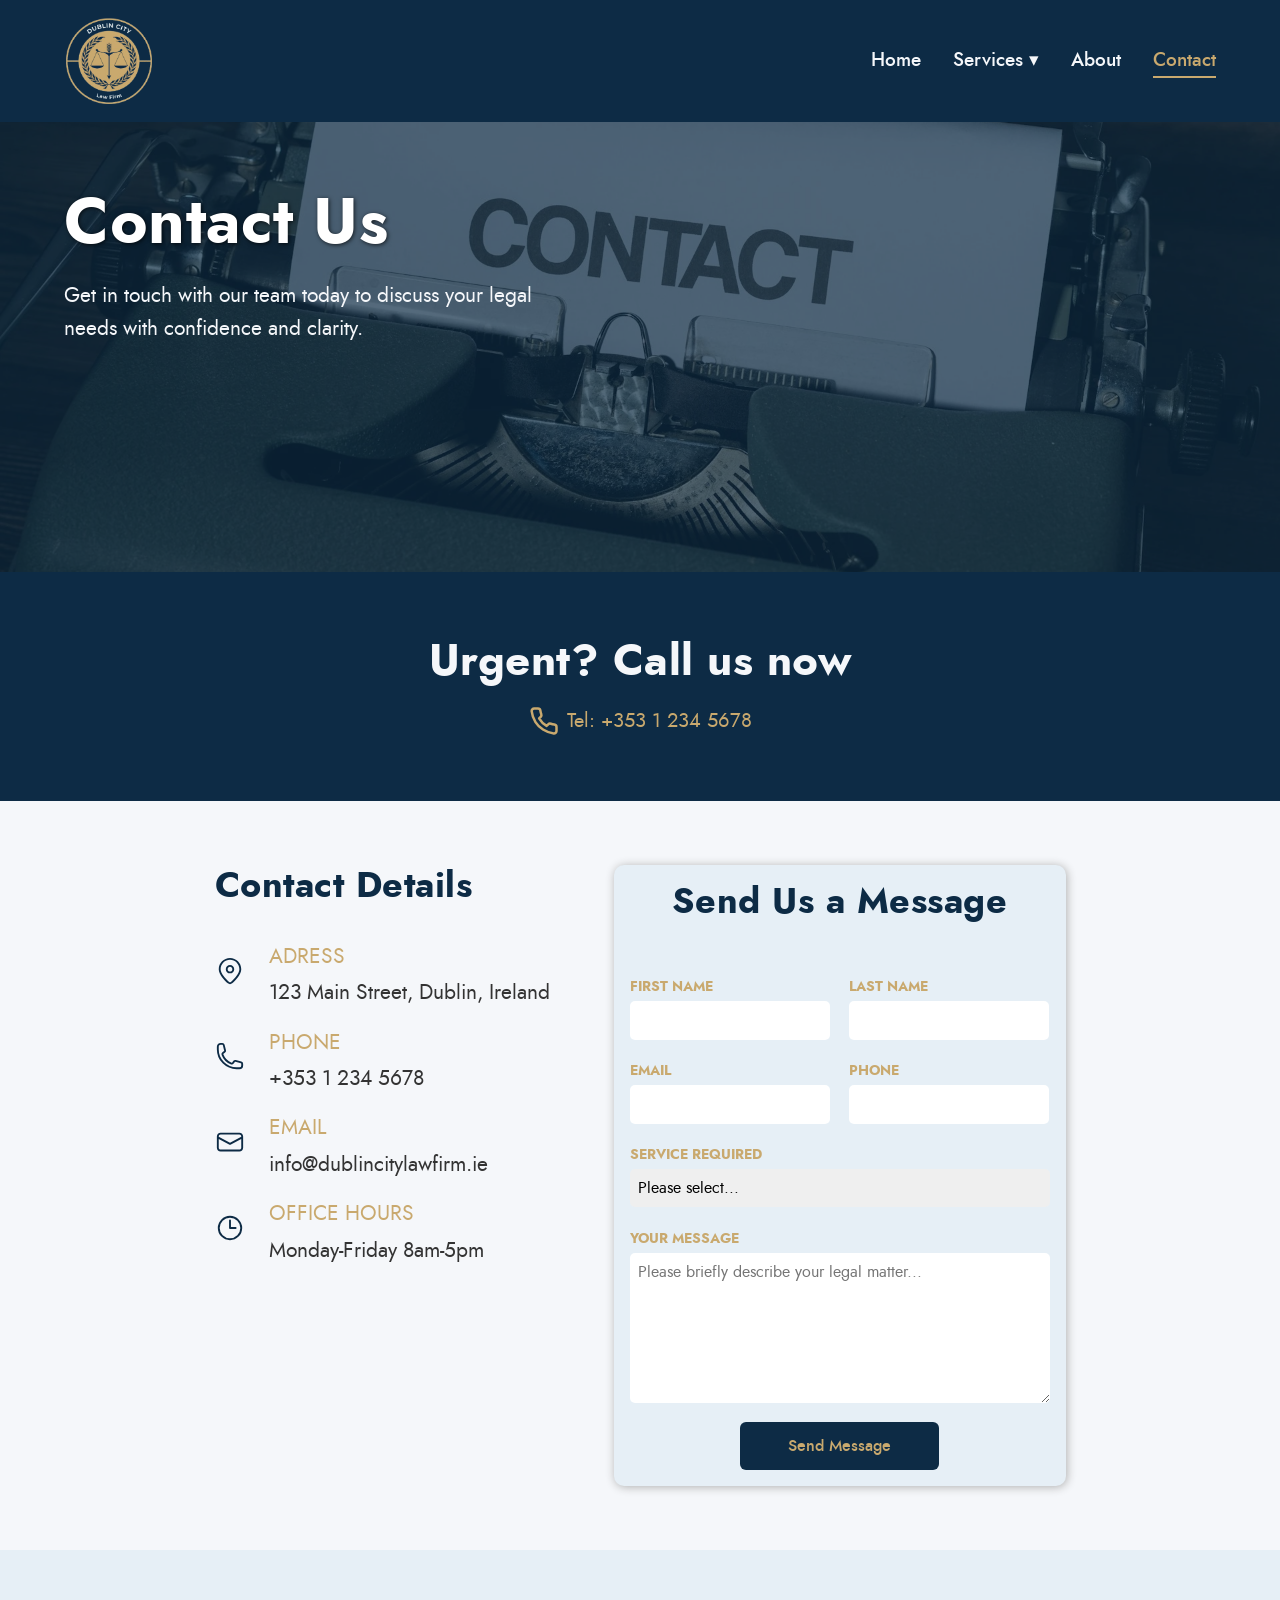
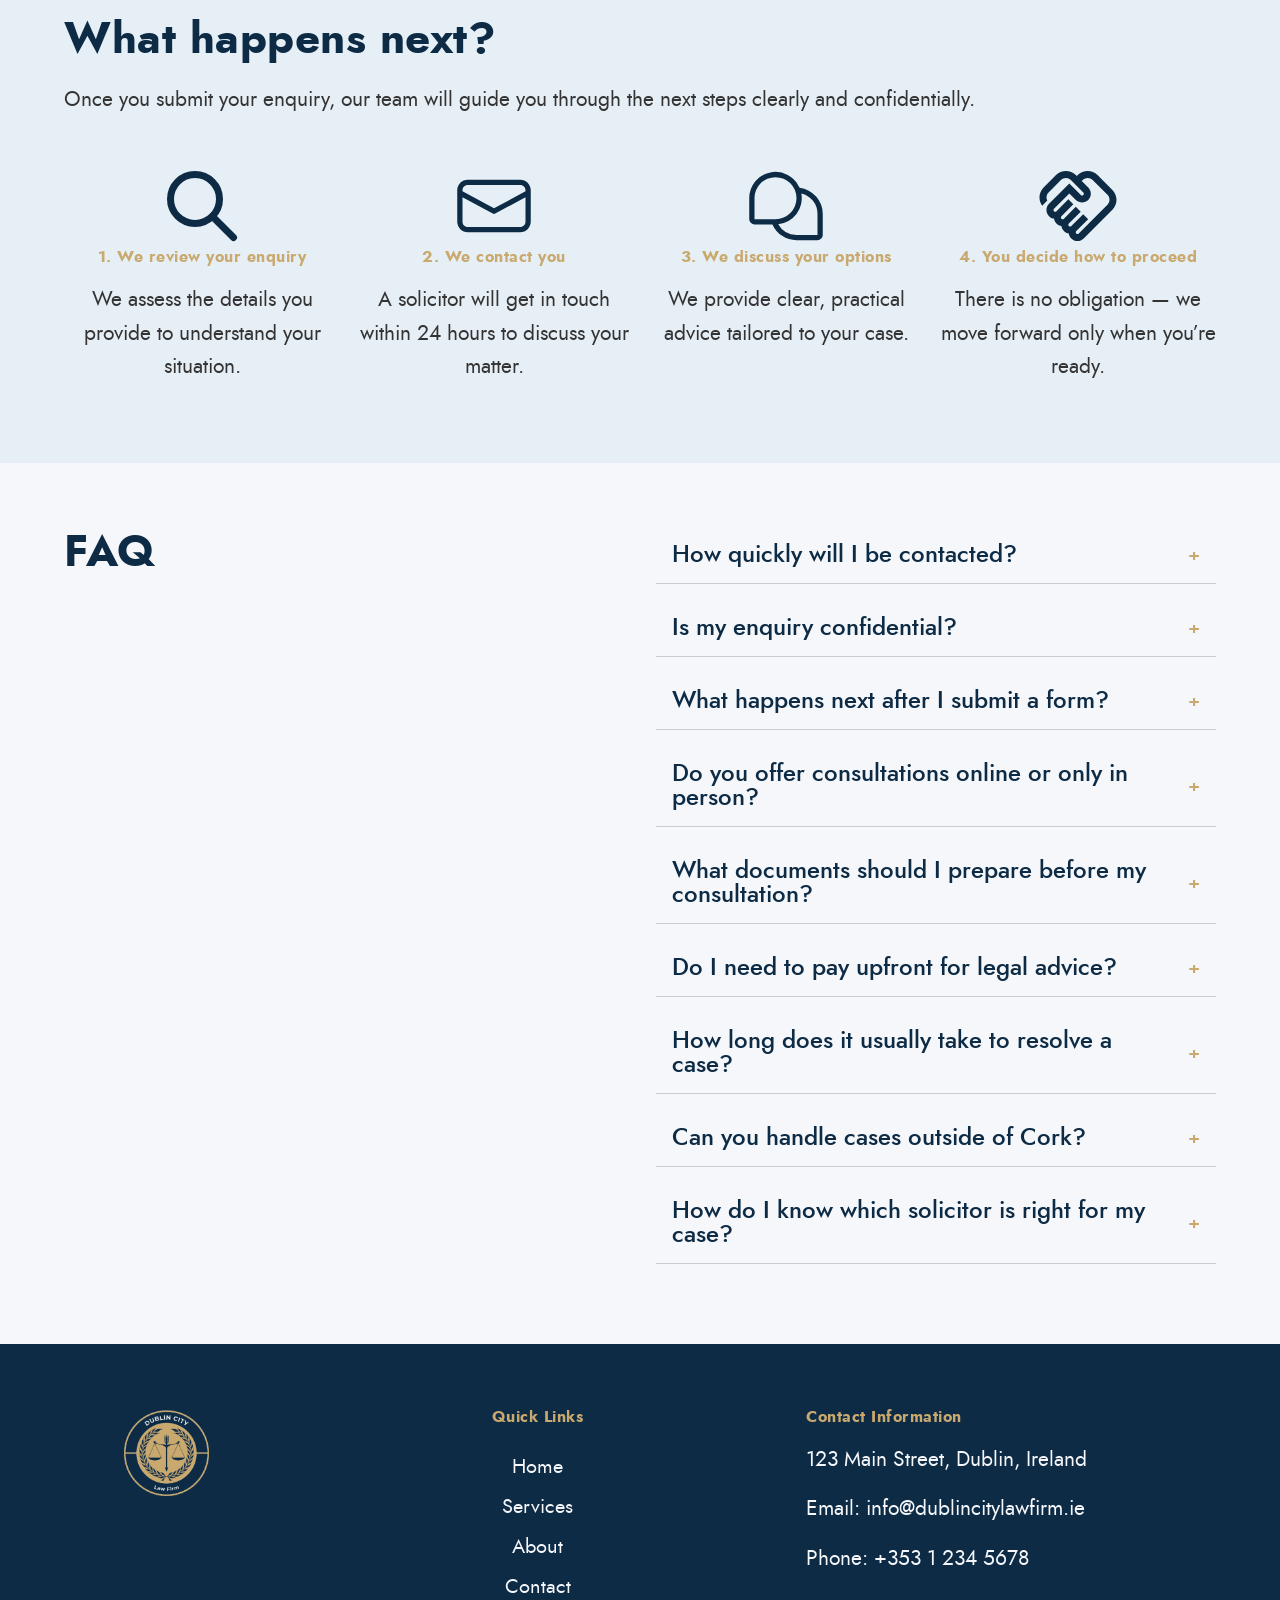
<file: pages/contact.html>
<!DOCTYPE html>
<html lang="en">
    <head>
        <meta charset="UTF-8">
        <meta name="viewport" content="width=device-width, initial-scale=1.0">
        
        <title>Dublin City Law Group</title>

        <script src="../sripts/nav.js" defer></script>
        <script src="../sripts/faq.js" defer></script>
        <link rel="icon" type="image/x-icon" href="../assets/logos/favicon.ico">
        <link rel="stylesheet" href="../styles/base.css">
        <link rel="stylesheet" href="../styles/layout.css">
        <link rel="stylesheet" href="../styles/pages/contact.css">
        <link rel="stylesheet" href="../styles/components/buttons.css">
        <link rel="stylesheet" href="../styles/components/cards.css">
        <link rel="stylesheet" href="../styles/components/hero.css">
        <link rel="stylesheet" href="../styles/components/form.css">
    </head>
    <body>
        <!-- Navigation -->
        <header>
            <a href="../index.html"><img src="../assets/logos/transparent-logo.png" alt="Logo"></a>

            <button class="nav-toggle" id="navToggle">
                <span></span>
                <span></span>
                <span></span>
            </button>

            <nav id="navMenu">
                <ul>
                    <li><a href="../index.html">Home</a></li>
                    <li class="has-submenu">
                        <a href="../pages/services.html">Services ▾</a>

                        <ul class="submenu">
                            <li><a href="../pages/service-pages/corporate-law.html">Corporate Law</a></li>
                            <li><a href="../pages/service-pages/criminal-defense.html">Criminal Law</a></li>
                            <li><a href="../pages/service-pages/employment-law.html">Employment Law</a></li>
                            <li><a href="../pages/service-pages/family-law.html">Family Law</a></li>
                            <li><a href="../pages/service-pages/personal-injury.html">Personal Injury</a></li>
                            <li><a href="../pages/service-pages/property-law.html">Property Law</a></li>
                        </ul>
                    </li>
                    <li><a href="../pages/about.html">About</a></li>
                    <li><a href="../pages/contact.html">Contact</a></li>
                </ul>
            </nav>
        </header>
        <div class="overlay" id="overlay"></div>
        
        <main>
            <!-- Hero -->
            <section class="hero hero--small">
                <div class="hero-wrapper container">
                    <div class="hero-bg-image">
                        <img src="../assets/images/contact-bg.webp" alt="services hero image">
                    </div>
                    <div class="hero-overlay"></div>
                    <div class="hero-content">
                        <h1>Contact Us</h1>
                        <p>Get in touch with our team today to discuss your legal needs with confidence and clarity.</p>
                    </div>
                </div>
            </section>
            <!-- Urgent CTA-->
            <section class="urgent-cta">
                <div class="container">
                    <h2>Urgent? Call us now</h2>
                    <div>
                        <svg xmlns="http://www.w3.org/2000/svg" viewBox="0 0 24 24" fill="none" stroke="currentColor" stroke-width="2" stroke-linecap="round" stroke-linejoin="round"><path d="M22 16.92v3a2 2 0 0 1-2.18 2 19.79 19.79 0 0 1-8.63-3.07 19.5 19.5 0 0 1-6-6 19.79 19.79 0 0 1-3.07-8.67A2 2 0 0 1 4.11 2h3a2 2 0 0 1 2 1.72 12.84 12.84 0 0 0 .7 2.81 2 2 0 0 1-.45 2.11L8.09 9.91a16 16 0 0 0 6 6l1.27-1.27a2 2 0 0 1 2.11-.45 12.84 12.84 0 0 0 2.81.7A2 2 0 0 1 22 16.92z"/></svg>
                        <a href="tel:+353 1 234 5678">Tel: +353 1 234 5678</a>
                    </div>
                </div>
            </section>

            <!-- Form + Details -->
            <section class="form-details-section">
                <div class="container">

                    <!-- Contact Details -->
                    <div class="contact-details-side">

                        <h3>Contact Details</h3>
                        <!-- ADDRESS -->
                        <div class="contact-item">
                            <div class="contact-icon">
                                <svg viewBox="0 0 16 16" xmlns="http://www.w3.org/2000/svg" fill="currentColor"><path d="M8 1C11.3137 1 14 3.68629 14 7C14 9.87377 10.9031 13.016 9.15918 14.5576C8.49082 15.1484 7.50918 15.1484 6.84082 14.5576C5.09688 13.016 2 9.87377 2 7C2 3.68629 4.68629 1 8 1ZM8 2C5.23858 2 3 4.23858 3 7C3 8.10839 3.61436 9.39536 4.56934 10.6826C5.50328 11.9415 6.65741 13.0603 7.50391 13.8086C7.79391 14.0647 8.20609 14.0647 8.49609 13.8086C9.34259 13.0603 10.4967 11.9415 11.4307 10.6826C12.3856 9.39536 13 8.10839 13 7C13 4.23858 10.7614 2 8 2ZM8 4.75C9.24264 4.75 10.25 5.75736 10.25 7C10.25 8.24264 9.24264 9.25 8 9.25C6.75736 9.25 5.75 8.24264 5.75 7C5.75 5.75736 6.75736 4.75 8 4.75ZM8 5.75C7.30964 5.75 6.75 6.30964 6.75 7C6.75 7.69036 7.30964 8.25 8 8.25C8.69036 8.25 9.25 7.69036 9.25 7C9.25 6.30964 8.69036 5.75 8 5.75Z"/></svg>
                            </div>
                            <div class="contact-details">
                                <p class="contact-details-label">adress</p>
                                <p>123 Main Street, Dublin, Ireland</p>
                            </div>
                        </div>

                        <!-- PHONE -->
                        <div class="contact-item">
                            <div class="contact-icon">
                                <svg xmlns="http://www.w3.org/2000/svg" fill="none" viewBox="0 0 24 24" stroke-width="1.5" stroke="currentColor" aria-hidden="true" data-slot="icon"><path stroke-linecap="round" stroke-linejoin="round" d="M2.25 6.75c0 8.284 6.716 15 15 15h2.25a2.25 2.25 0 0 0 2.25-2.25v-1.372c0-.516-.351-.966-.852-1.091l-4.423-1.106c-.44-.11-.902.055-1.173.417l-.97 1.293c-.282.376-.769.542-1.21.38a12.035 12.035 0 0 1-7.143-7.143c-.162-.441.004-.928.38-1.21l1.293-.97c.363-.271.527-.734.417-1.173L6.963 3.102a1.125 1.125 0 0 0-1.091-.852H4.5A2.25 2.25 0 0 0 2.25 4.5v2.25Z"/></svg>
                            </div>
                            <div class="contact-details">
                                <p class="contact-details-label">phone</p>
                                <p>+353 1 234 5678</p>
                            </div>
                        </div>

                        <!-- EMAIL -->
                        <div class="contact-item">
                            <div class="contact-icon">
                                <svg viewBox="0 0 16 16" xmlns="http://www.w3.org/2000/svg" fill="currentColor"><path d="M13 3H3C1.897 3 1 3.897 1 5V11C1 12.103 1.897 13 3 13H13C14.103 13 15 12.103 15 11V5C15 3.897 14.103 3 13 3ZM3 4H13C13.552 4 14 4.449 14 5V5.201L8 8.432L2 5.201V5C2 4.449 2.448 4 3 4ZM13 12H3C2.448 12 2 11.552 2 11V6.337L7.763 9.44C7.837 9.48 7.919 9.5 8 9.5C8.081 9.5 8.163 9.48 8.237 9.44L14 6.337V11C14 11.552 13.552 12 13 12Z"/></svg>
                            </div>
                            <div class="contact-details">
                                <p class="contact-details-label">email</p>
                                <p>info@dublincitylawfirm.ie</p>
                            </div>
                        </div>

                        <!-- WORK HOURS -->
                        <div class="contact-item">
                            <div class="contact-icon">
                                <svg xmlns="http://www.w3.org/2000/svg" fill="none" viewBox="0 0 24 24" stroke-width="1.5" stroke="currentColor" aria-hidden="true" data-slot="icon"><path stroke-linecap="round" stroke-linejoin="round" d="M12 6v6h4.5m4.5 0a9 9 0 1 1-18 0 9 9 0 0 1 18 0Z"/></svg>
                            </div>
                            <div class="contact-details">
                                <p class="contact-details-label">office hours</p>
                                <p>Monday-Friday 8am-5pm</p>
                            </div>
                        </div>
                    </div>
                    <!-- Form -->
                    <div class="form-side">
                        <form class="form" autocomplete="on">
                            <h3>Send Us a Message</h3>
                            <div class="form-row">
                                <div class="form-group">
                                    <label class="form-label" for="name">First Name</label>
                                    <input name="first_name" type="text" id="name" autocomplete="given-name" class="form-input" required="">
                                </div>
                                <div class="form-group">
                                    <label class="form-label" for="surname">Last Name</label>
                                    <input name="last_name" type="text" id="surname" autocomplete="family-name" class="form-input" required="">
                                </div>
                            </div>
                            <div class="form-row">
                                <div class="form-group">
                                    <label class="form-label" for="email">Email</label>
                                    <input name="email" type="email" id="email" class="form-input" autocomplete="email" required="">
                                </div>
                                <div class="form-group">
                                    <label class="form-label" for="phone">Phone</label>
                                    <input name="phone" type="tel" id="phone" class="form-input" autocomplete="tel" required="">
                                </div>
                            </div>
                            <div class="form-group">
                                <label class="form-label" for="service">Service Required</label>
                                <select name="service" class="form-select" id="service" required="">
                                    <option value="">Please select...</option>
                                    <option value="family">Family Law</option>
                                    <option value="property">Property Law</option>
                                    <option value="corporate">Corporate Law</option>
                                    <option value="employment">Employment Law</option>
                                    <option value="injury">Personal Injury</option>
                                    <option value="commercial">Commercial Law</option>
                                    <option value="other">Other</option>
                                </select>
                            </div>
                            <div class="form-group">
                                <label class="form-label" for="message">Your Message</label>
                                <textarea name="message" class="form-textarea" id="message" required="" placeholder="Please briefly describe your legal matter..."></textarea>
                            </div>
                            <button id="form-btn" type="submit" class="btn-primary">Send Message</button>
                        </form>
                    </div>
                </div>
            </section>

            <!-- What Happend Next Section -->
            <section class="whn-section">
                <div class="container">
                    <h2>What happens next?</h2>
                    <p>Once you submit your enquiry, our team will guide you through the next steps clearly and confidentially.</p>
                    <div class="whn-grid grid">
                        <div class="whn-item">
                            <svg xmlns="http://www.w3.org/2000/svg" viewBox="0 0 24 24" fill="none" stroke="currentColor" stroke-width="2" stroke-linecap="round" stroke-linejoin="round" ><path d="M10 10m-7 0a7 7 0 1 0 14 0a7 7 0 1 0 -14 0" /><path d="M21 21l-6 -6" /></svg>
                            <h4>1. We review your enquiry</h4>
                            <p>We assess the details you provide to understand your situation.</p>
                        </div>

                        <div class="whn-item">
                            <svg viewBox="0 0 16 16" xmlns="http://www.w3.org/2000/svg" fill="currentColor"><path d="M13 3H3C1.897 3 1 3.897 1 5V11C1 12.103 1.897 13 3 13H13C14.103 13 15 12.103 15 11V5C15 3.897 14.103 3 13 3ZM3 4H13C13.552 4 14 4.449 14 5V5.201L8 8.432L2 5.201V5C2 4.449 2.448 4 3 4ZM13 12H3C2.448 12 2 11.552 2 11V6.337L7.763 9.44C7.837 9.48 7.919 9.5 8 9.5C8.081 9.5 8.163 9.48 8.237 9.44L14 6.337V11C14 11.552 13.552 12 13 12Z"/></svg>
                            <h4>2. We contact you</h4>
                            <p>A solicitor will get in touch within 24 hours to discuss your matter.</p>
                        </div>

                        <div class="whn-item">
                            <svg xmlns="http://www.w3.org/2000/svg" viewBox="0 0 256 256" fill="currentColor"><path d="M169.57,72.59A80,80,0,0,0,16,104v64a16,16,0,0,0,16,16H86.67A80.15,80.15,0,0,0,160,232h64a16,16,0,0,0,16-16V152A80,80,0,0,0,169.57,72.59ZM32,104a64,64,0,1,1,64,64H32ZM224,216H160a64.14,64.14,0,0,1-55.68-32.43A79.93,79.93,0,0,0,174.7,89.71,64,64,0,0,1,224,152Z"/></svg>
                            <h4>3. We discuss your options</h4>
                            <p>We provide clear, practical advice tailored to your case.</p>
                        </div>

                        <div class="whn-item">
                            <svg xmlns="http://www.w3.org/2000/svg" enable-background="new 0 0 24 24" viewBox="0 0 24 24" fill="currentColor"><g><rect fill="none" height="24" width="24"/></g><g><path d="M12.22,19.85c-0.18,0.18-0.5,0.21-0.71,0c-0.18-0.18-0.21-0.5,0-0.71l3.39-3.39l-1.41-1.41l-3.39,3.39 c-0.19,0.2-0.51,0.19-0.71,0c-0.21-0.21-0.18-0.53,0-0.71l3.39-3.39l-1.41-1.41l-3.39,3.39c-0.18,0.18-0.5,0.21-0.71,0 c-0.19-0.19-0.19-0.51,0-0.71l3.39-3.39L9.24,10.1l-3.39,3.39c-0.18,0.18-0.5,0.21-0.71,0c-0.19-0.2-0.19-0.51,0-0.71L9.52,8.4 l1.87,1.86c0.95,0.95,2.59,0.94,3.54,0c0.98-0.98,0.98-2.56,0-3.54l-1.86-1.86l0.28-0.28c0.78-0.78,2.05-0.78,2.83,0l4.24,4.24 c0.78,0.78,0.78,2.05,0,2.83L12.22,19.85z M21.83,13.07c1.56-1.56,1.56-4.09,0-5.66l-4.24-4.24c-1.56-1.56-4.09-1.56-5.66,0 l-0.28,0.28l-0.28-0.28c-1.56-1.56-4.09-1.56-5.66,0L2.17,6.71c-1.42,1.42-1.55,3.63-0.4,5.19l1.45-1.45 C2.83,9.7,2.96,8.75,3.59,8.12l3.54-3.54c0.78-0.78,2.05-0.78,2.83,0l3.56,3.56c0.18,0.18,0.21,0.5,0,0.71 c-0.21,0.21-0.53,0.18-0.71,0L9.52,5.57l-5.8,5.79c-0.98,0.97-0.98,2.56,0,3.54c0.39,0.39,0.89,0.63,1.42,0.7 c0.07,0.52,0.3,1.02,0.7,1.42c0.4,0.4,0.9,0.63,1.42,0.7c0.07,0.52,0.3,1.02,0.7,1.42c0.4,0.4,0.9,0.63,1.42,0.7 c0.07,0.54,0.31,1.03,0.7,1.42c0.47,0.47,1.1,0.73,1.77,0.73c0.67,0,1.3-0.26,1.77-0.73L21.83,13.07z"/></g></svg>
                            <h4>4. You decide how to proceed</h4>
                            <p>There is no obligation — we move forward only when you’re ready.</p>
                        </div>
                    </div>
                </div>
            </section>

            <!-- FAQ -->
            <section class="faq-section">
                <div class="container">
                    <h2>FAQ</h2>
                    <div class="faq-flex">
                        <div class="faq-item">
                            <button class="faq-question">
                                How quickly will I be contacted?
                                <span class="faq-icon">+</span>
                            </button>
                            <div class="faq-answer">
                                <p>A solicitor will contact you within 24 hours of your enquiry.</p>
                            </div>
                        </div>

                        <div class="faq-item">
                            <button class="faq-question">
                                Is my enquiry confidential?
                                <span class="faq-icon">+</span>
                            </button>
                            <div class="faq-answer">
                                <p>Yes, all enquiries are handled in strict confidence.</p>
                            </div>
                        </div>

                        <div class="faq-item">
                            <button class="faq-question">
                                What happens next after I submit a form?
                                <span class="faq-icon">+</span>
                            </button>
                            <div class="faq-answer">
                                <p>We review your enquiry, then a solicitor contacts you to discuss your case confidentially.</p>
                            </div>
                        </div>

                        <div class="faq-item">
                            <button class="faq-question">
                                Do you offer consultations online or only in person?
                                <span class="faq-icon">+</span>
                            </button>
                            <div class="faq-answer">
                                <p>We offer both in-person consultations at our office and secure online consultations via video call.</p>
                            </div>
                        </div>

                        <div class="faq-item">
                            <button class="faq-question">
                                What documents should I prepare before my consultation?
                                <span class="faq-icon">+</span>
                            </button>
                            <div class="faq-answer">
                                <p>It depends on your case, but generally, any contracts, agreements, identification, or relevant correspondence is helpful.</p>
                            </div>
                        </div>

                        <div class="faq-item">
                            <button class="faq-question">
                                Do I need to pay upfront for legal advice?
                                <span class="faq-icon">+</span>
                            </button>
                            <div class="faq-answer">
                                <p>We offer a range of billing options. Initial consultations may be free or fixed-fee, depending on the service.</p>
                            </div>
                        </div>

                        <div class="faq-item">
                            <button class="faq-question">
                                How long does it usually take to resolve a case?
                                <span class="faq-icon">+</span>
                            </button>
                            <div class="faq-answer">
                                <p>Case duration varies depending on complexity. Your solicitor will provide an estimated timeline after reviewing your case.</p>
                            </div>
                        </div>

                        <div class="faq-item">
                            <button class="faq-question">
                                Can you handle cases outside of Cork?
                                <span class="faq-icon">+</span>
                            </button>
                            <div class="faq-answer">
                                <p>Yes, we provide advice and representation to clients throughout Ireland.</p>
                            </div>
                        </div>

                        <div class="faq-item">
                            <button class="faq-question">
                                How do I know which solicitor is right for my case?
                                <span class="faq-icon">+</span>
                            </button>
                            <div class="faq-answer">
                                <p>You can review our team page to see each solicitor’s area of expertise and experience. We’ll match you with the solicitor best suited to your needs.</p>
                            </div>
                        </div>
                    </div>
                </div>
            </section>
        </main>
        
        <!-- Footer -->
        <footer>
            <div class="container">
                <div class="footer grid">
                    <img src="../assets/logos/transparent-logo.png" alt="footer logo">
                    <div class="footer-services-links flex">
                            <h4>Quick Links</h4>
                            <a href="../index.html">Home</a>
                            <a href="../pages/services.html">Services</a>
                            <a href="../pages/about.html">About</a>
                            <a href="../pages/contact.html">Contact</a>
                        </div>
                        <div class="footer-contact-info">
                            <h4>Contact Information</h4>
                            <p>123 Main Street, Dublin, Ireland</p>
                            <p>Email: info@dublincitylawfirm.ie</p>
                            <p>Phone: +353 1 234 5678</p>
                        </div>
                    </div>
                </div>
            </div>
        </footer>
    </body>
</html>
</file>
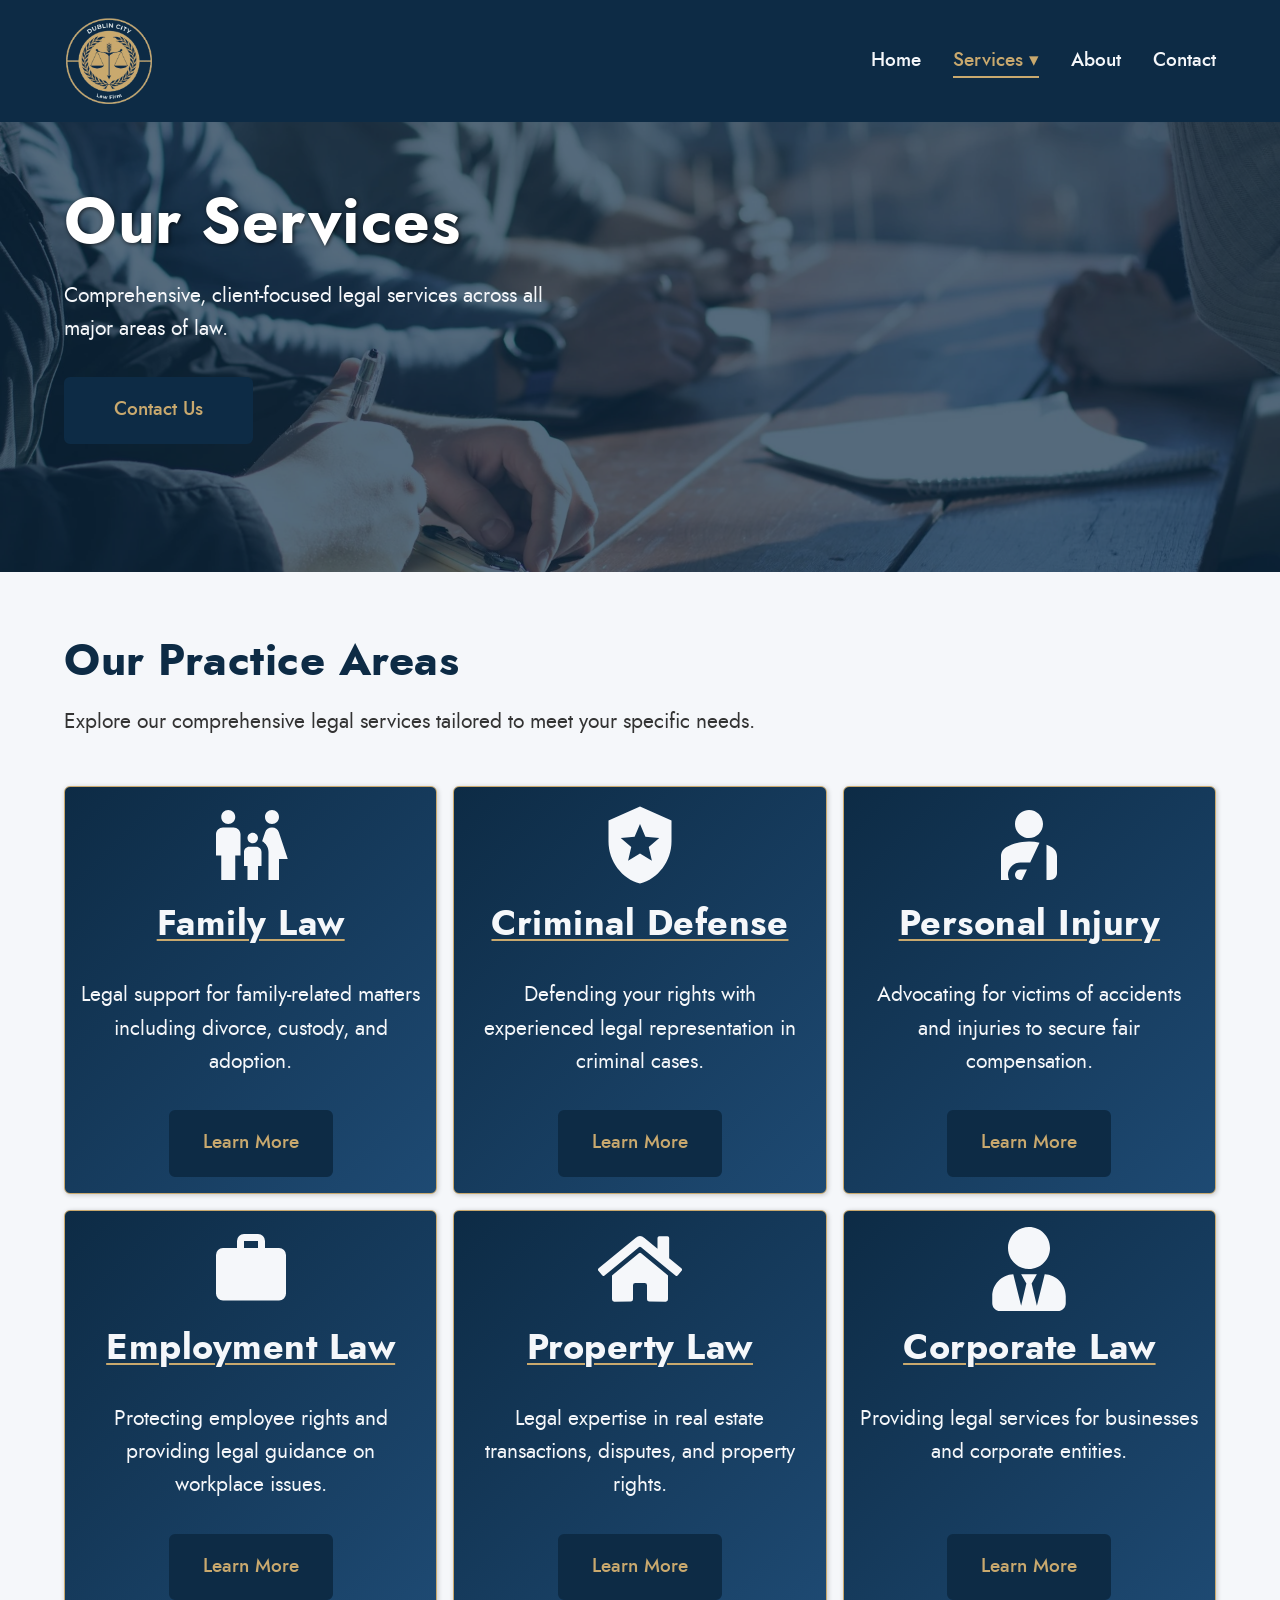
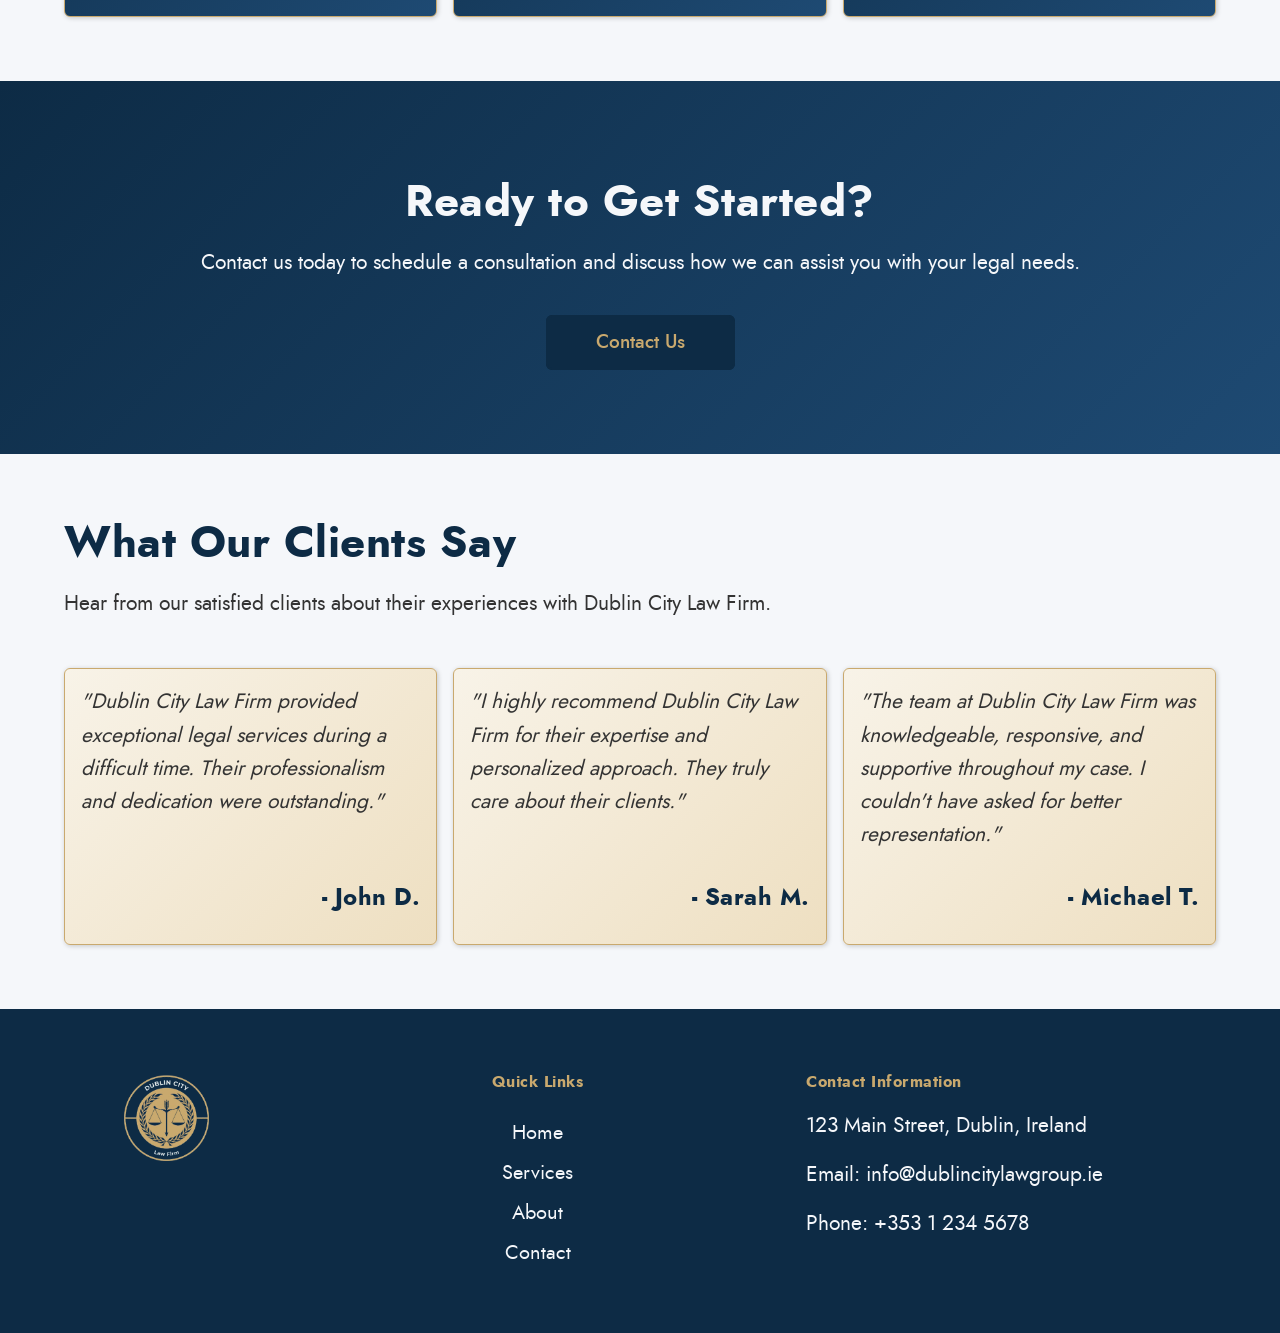
<file: pages/services.html>
<!DOCTYPE html>
<html lang="en">
    <head>
        <meta charset="UTF-8">
        <meta name="viewport" content="width=device-width, initial-scale=1.0">
        
        <title>Dublin City Law Group</title>

        <script src="../sripts/nav.js" defer></script>
        <link rel="icon" type="image/x-icon" href="../assets/logos/favicon.ico">
        <link rel="stylesheet" href="../styles/base.css">
        <link rel="stylesheet" href="../styles/layout.css">
        <link rel="stylesheet" href="../styles/pages/services.css">
        <link rel="stylesheet" href="../styles/components/buttons.css">
        <link rel="stylesheet" href="../styles/components/cards.css">
        <link rel="stylesheet" href="../styles/components/slider.css">
        <link rel="stylesheet" href="../styles/components/hero.css">
    </head>
    <body>
        <!-- Navigation -->
        <header>
            <a href="../index.html"><img src="../assets/logos/transparent-logo.png" alt="Logo"></a>

            <button class="nav-toggle" id="navToggle">
                <span></span>
                <span></span>
                <span></span>
            </button>

            <nav id="navMenu">
                <ul>
                    <li><a href="../index.html">Home</a></li>
                    <li class="has-submenu">
                        <a href="../pages/services.html">Services ▾</a>

                        <ul class="submenu">
                            <li><a href="../pages/service-pages/corporate-law.html">Corporate Law</a></li>
                            <li><a href="../pages/service-pages/criminal-defense.html">Criminal Law</a></li>
                            <li><a href="../pages/service-pages/employment-law.html">Employment Law</a></li>
                            <li><a href="../pages/service-pages/family-law.html">Family Law</a></li>
                            <li><a href="../pages/service-pages/personal-injury.html">Personal Injury</a></li>
                            <li><a href="../pages/service-pages/property-law.html">Property Law</a></li>
                        </ul>
                    </li>
                    <li><a href="../pages/about.html">About</a></li>
                    <li><a href="../pages/contact.html">Contact</a></li>
                </ul>
            </nav>
        </header>
        <div class="overlay" id="overlay"></div>

        <main>
            <section class="hero hero--small">
                <div class="hero-wrapper container">
                    <div class="hero-bg-image">
                        <img src="../assets/images/contact-page-bg.webp" alt="services hero image">
                    </div>
                    <div class="hero-overlay"></div>
                    <div class="hero-content">
                        <h1>Our Services</h1>
                        <p>Comprehensive, client-focused legal services across all major areas of law.</p>
                    </div>
                    <div class="hero-cta">
                        <a class="btn-primary" href="../pages/contact.html">Contact Us</a>
                    </div> 
                </div>
            </section>
            <!-- Services Section -->
            <section class="practice-areas">
            <div class="container">
                <div class="section-heading">
                    <h2>Our Practice Areas</h2>
                    <p>Explore our comprehensive legal services tailored to meet your specific needs.</p>
                </div>

                <div class="practice-content grid">
                    
                    <div class="card practice-item flex">
                        <svg xmlns="http://www.w3.org/2000/svg" 
                            enable-background="new 0 0 24 24" 
                            viewBox="0 0 24 24" 
                            fill="currentColor">
                            <g><rect fill="none" height="24" width="24"/>
                                <path d="M16,4c0-1.11,0.89-2,2-2s2,0.89,2,2s-0.89,2-2,2S16,5.11,16,4z M20,22v-6h2.5l-2.54-7.63C19.68,7.55,18.92,7,18.06,7h-0.12 c-0.86,0-1.63,0.55-1.9,1.37l-0.86,2.58C16.26,11.55,17,12.68,17,14v8H20z M12.5,11.5c0.83,0,1.5-0.67,1.5-1.5s-0.67-1.5-1.5-1.5 S11,9.17,11,10S11.67,11.5,12.5,11.5z M5.5,6c1.11,0,2-0.89,2-2s-0.89-2-2-2s-2,0.89-2,2S4.39,6,5.5,6z M7.5,22v-7H9V9 c0-1.1-0.9-2-2-2H4C2.9,7,2,7.9,2,9v6h1.5v7H7.5z M14,22v-4h1v-4c0-0.82-0.68-1.5-1.5-1.5h-2c-0.82,0-1.5,0.68-1.5,1.5v4h1v4H14z"/>
                            </g>
                        </svg>
                        <h3>Family Law</h3>
                        <p>Legal support for family-related matters including divorce, custody, and adoption.</p>
                        <a class="btn-tretiary" href="../pages/service-pages/family-law.html">Learn More</a>
                    </div>
                    
                    <div class="card practice-item flex">
                        <svg 
                            xmlns="http://www.w3.org/2000/svg" 
                            enable-background="new 0 0 24 24" 
                            viewBox="0 0 24 24" fill="currentColor">
                            <rect fill="none" height="24" width="24"/>
                            <path d="M12,1L3,5v6c0,5.55,3.84,10.74,9,12c5.16-1.26,9-6.45,9-12V5L12,1z M14.5,12.59l0.9,3.88L12,14.42l-3.4,2.05l0.9-3.87 l-3-2.59l3.96-0.34L12,6.02l1.54,3.64L17.5,10L14.5,12.59z"/>
                        </svg>
                        <h3>Criminal Defense</h3>
                        <p>Defending your rights with experienced legal representation in criminal cases.</p>
                        <a class="btn-tretiary" href="../pages/service-pages/criminal-defense.html">Learn More</a>
                    </div>
                    
                    <div class="card practice-item flex">
                        <svg xmlns="http://www.w3.org/2000/svg" 
                            enable-background="new 0 0 24 24" 
                            viewBox="0 0 24 24" 
                            fill="currentColor">
                            <rect fill="none" height="24" width="24"/>
                            <g><path d="M8,6c0-2.21,1.79-4,4-4s4,1.79,4,4c0,2.21-1.79,4-4,4S8,8.21,8,6z M17,22h1c1.1,0,2-0.9,2-2l0-4.78 c0-1.12-0.61-2.15-1.61-2.66c-0.43-0.22-0.9-0.43-1.39-0.62L17,22z M12.34,17L15,11.33C14.07,11.12,13.07,11,12,11 c-2.53,0-4.71,0.7-6.39,1.56C4.61,13.07,4,14.1,4,15.22L4,22h2.34C6.12,21.55,6,21.04,6,20.5C6,18.57,7.57,17,9.5,17H12.34z M10,22 l1.41-3H9.5C8.67,19,8,19.67,8,20.5S8.67,22,9.5,22H10z"/></g>
                        </svg>
                        <h3>Personal Injury</h3>
                        <p>Advocating for victims of accidents and injuries to secure fair compensation.</p>
                        <a class="btn-tretiary" href="../pages/service-pages/personal-injury.html">Learn More</a>
                    </div>

                    <div class="card practice-item flex">
                        <svg xmlns="http://www.w3.org/2000/svg" 
                            viewBox="0 -960 960 960" 
                            fill="currentColor">
                            <path d="M160-120q-33 0-56.5-23.5T80-200v-440q0-33 23.5-56.5T160-720h160v-80q0-33 23.5-56.5T400-880h160q33 0 56.5 23.5T640-800v80h160q33 0 56.5 23.5T880-640v440q0 33-23.5 56.5T800-120H160Zm240-600h160v-80H400v80Z"/>
                        </svg>
                        <h3>Employment Law</h3>
                        <p>Protecting employee rights and providing legal guidance on workplace issues.</p>
                        <a class="btn-tretiary" href="../pages/service-pages/employment-law.html">Learn More</a>
                    </div>

                    <div class="card practice-item flex">
                        <svg xmlns="http://www.w3.org/2000/svg" 
                            viewBox="0 0 576 512" fill="currentColor">
                            <path d="M280.37 148.26L96 300.11V464a16 16 0 0 0 16 16l112.06-.29a16 16 0 0 0 15.92-16V368a16 16 0 0 1 16-16h64a16 16 0 0 1 16 16v95.64a16 16 0 0 0 16 16.05L464 480a16 16 0 0 0 16-16V300L295.67 148.26a12.19 12.19 0 0 0-15.3 0zM571.6 251.47L488 182.56V44.05a12 12 0 0 0-12-12h-56a12 12 0 0 0-12 12v72.61L318.47 43a48 48 0 0 0-61 0L4.34 251.47a12 12 0 0 0-1.6 16.9l25.5 31A12 12 0 0 0 45.15 301l235.22-193.74a12.19 12.19 0 0 1 15.3 0L530.9 301a12 12 0 0 0 16.9-1.6l25.5-31a12 12 0 0 0-1.7-16.93z"/>
                        </svg>
                        <h3>Property Law</h3>
                        <p>Legal expertise in real estate transactions, disputes, and property rights.</p>
                        <a class="btn-tretiary" href="../pages/service-pages/property-law.html">Learn More</a>
                    </div>

                    <div class="card practice-item flex">
                        <svg xmlns="http://www.w3.org/2000/svg" 
                            viewBox="0 0 448 512" fill="currentColor">
                            <path d="M224 256c70.7 0 128-57.3 128-128S294.7 0 224 0 96 57.3 96 128s57.3 128 128 128zm95.8 32.6L272 480l-32-136 32-56h-96l32 56-32 136-47.8-191.4C56.9 292 0 350.3 0 422.4V464c0 26.5 21.5 48 48 48h352c26.5 0 48-21.5 48-48v-41.6c0-72.1-56.9-130.4-128.2-133.8z"/>
                        </svg>
                        <h3>Corporate Law</h3>
                        <p>Providing legal services for businesses and corporate entities.</p>
                        <a class="btn-tretiary" href="../pages/service-pages/corporate-law.html">Learn More</a>
                    </div>
                </div>
            </div>
        </section>
        <!-- Call to Action Section -->
        <section class="small-cta">
            <div class="container">
                <h2>Ready to Get Started?</h2>
                <p>Contact us today to schedule a consultation and discuss how we can assist you with your legal needs.</p>
                <a class="btn-primary" href="../pages/contact.html">Contact Us</a>
            </div>
        </section>
        <!-- Testimonials Section -->
        <section class="client-testimonials">
            <div class="container">
                <div class="section-heading">
                    <h2>What Our Clients Say</h2>
                    <p>Hear from our satisfied clients about their experiences with Dublin City Law Firm.</p>
                </div>

                <div class="testimonials-grid grid">
                    <div class="testimonial-card light-card">
                        <p><i>"Dublin City Law Firm provided exceptional legal services during a difficult time. Their professionalism and dedication were outstanding."</i></p>
                        <h4>- John D.</h4>
                    </div>
                    <div class="testimonial-card light-card">
                        <p><i>"I highly recommend Dublin City Law Firm for their expertise and personalized approach. They truly care about their clients."</i></p>
                        <h4>- Sarah M.</h4>
                    </div>
                    <div class="testimonial-card light-card">
                        <p><i>"The team at Dublin City Law Firm was knowledgeable, responsive, and supportive throughout my case. I couldn't have asked for better representation."</i></p>
                        <h4>- Michael T.</h4>
                    </div>
                </div>
            </div>
        </section>
            
        </main>

        <!-- Footer -->
        <footer>
            <div class="container">
                <div class="footer grid">
                    <img src="../assets/logos/transparent-logo.png" alt="footer logo">
                    <div class="footer-services-links flex">
                            <h4>Quick Links</h4>
                            <a href="../index.html">Home</a>
                            <a href="../pages/services.html">Services</a>
                            <a href="../pages/about.html">About</a>
                            <a href="../pages/contact.html">Contact</a>
                        </div>
                        <div class="footer-contact-info">
                            <h4>Contact Information</h4>
                            <p>123 Main Street, Dublin, Ireland</p>
                            <p>Email: info@dublincitylawgroup.ie</p>
                            <p>Phone: +353 1 234 5678</p>
                        </div>
                    </div>
                </div>
            </div>
        </footer>
    </body>
</html>
</file>
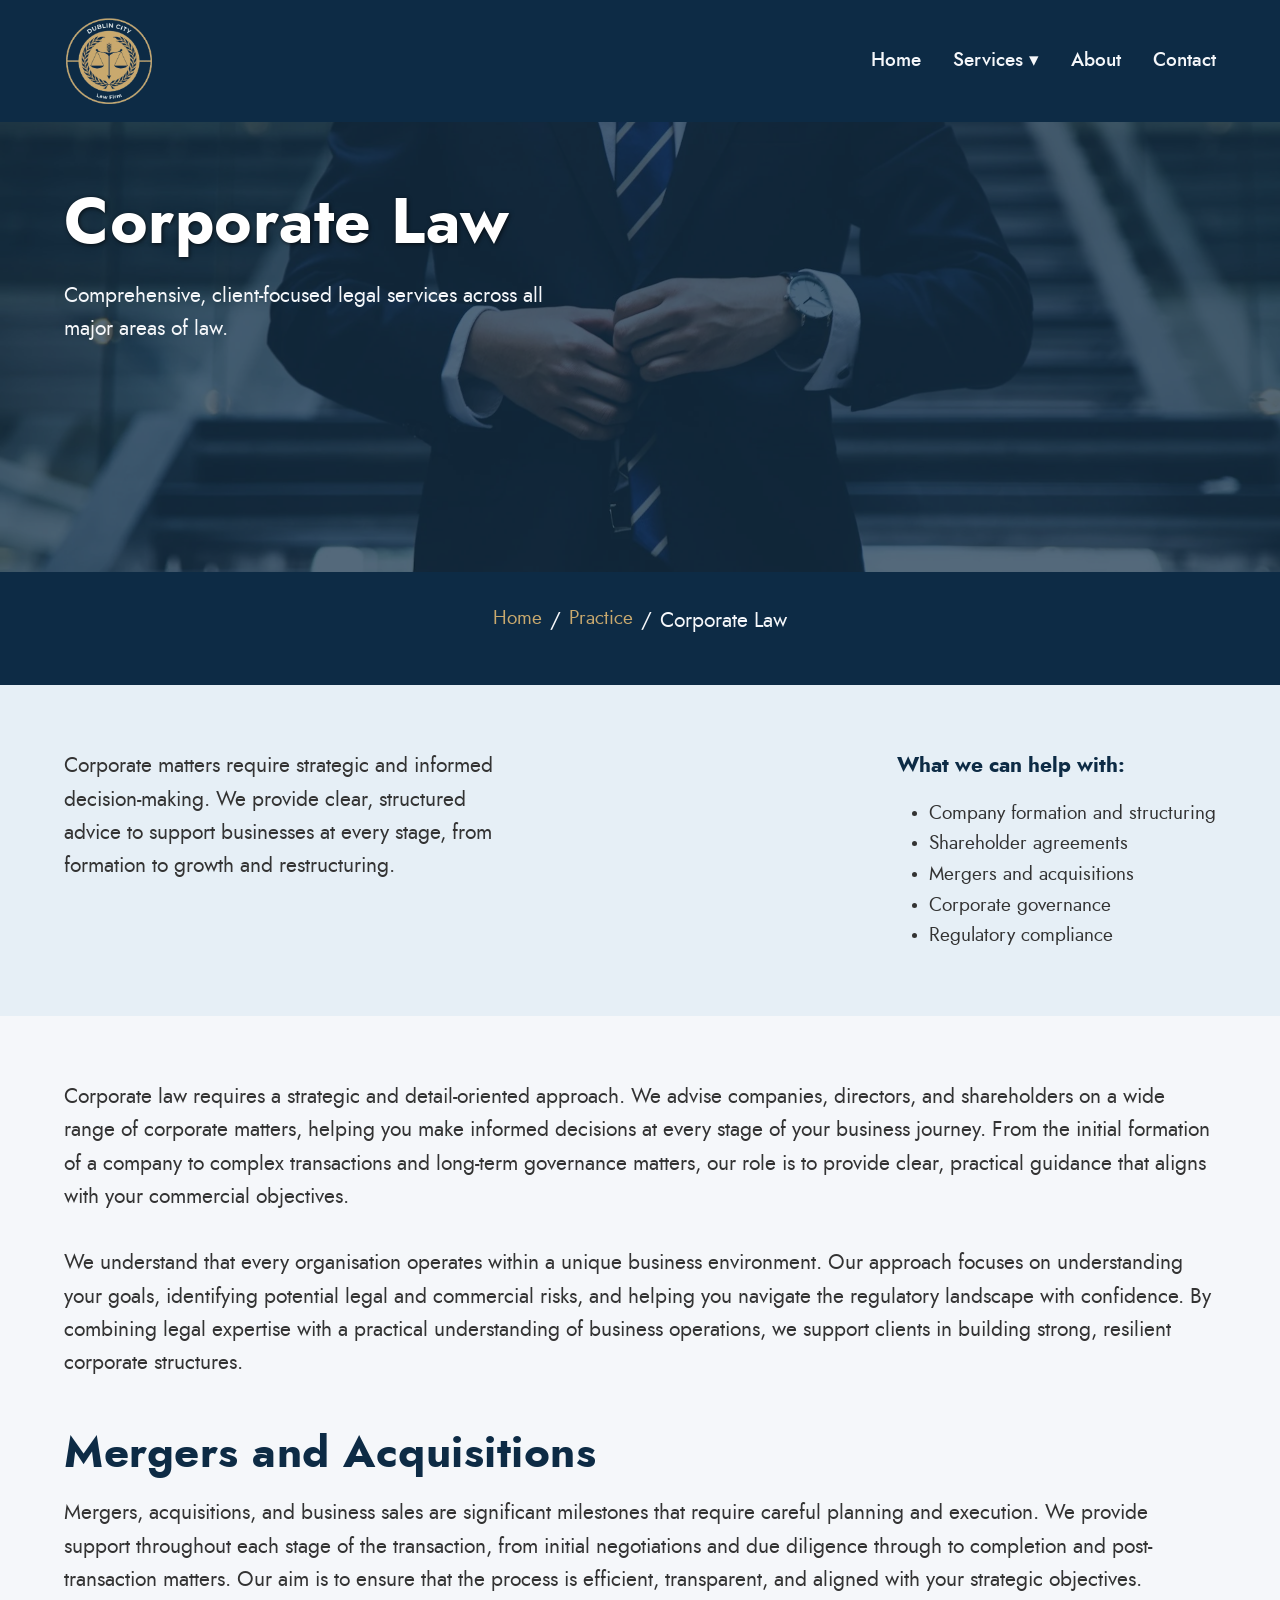
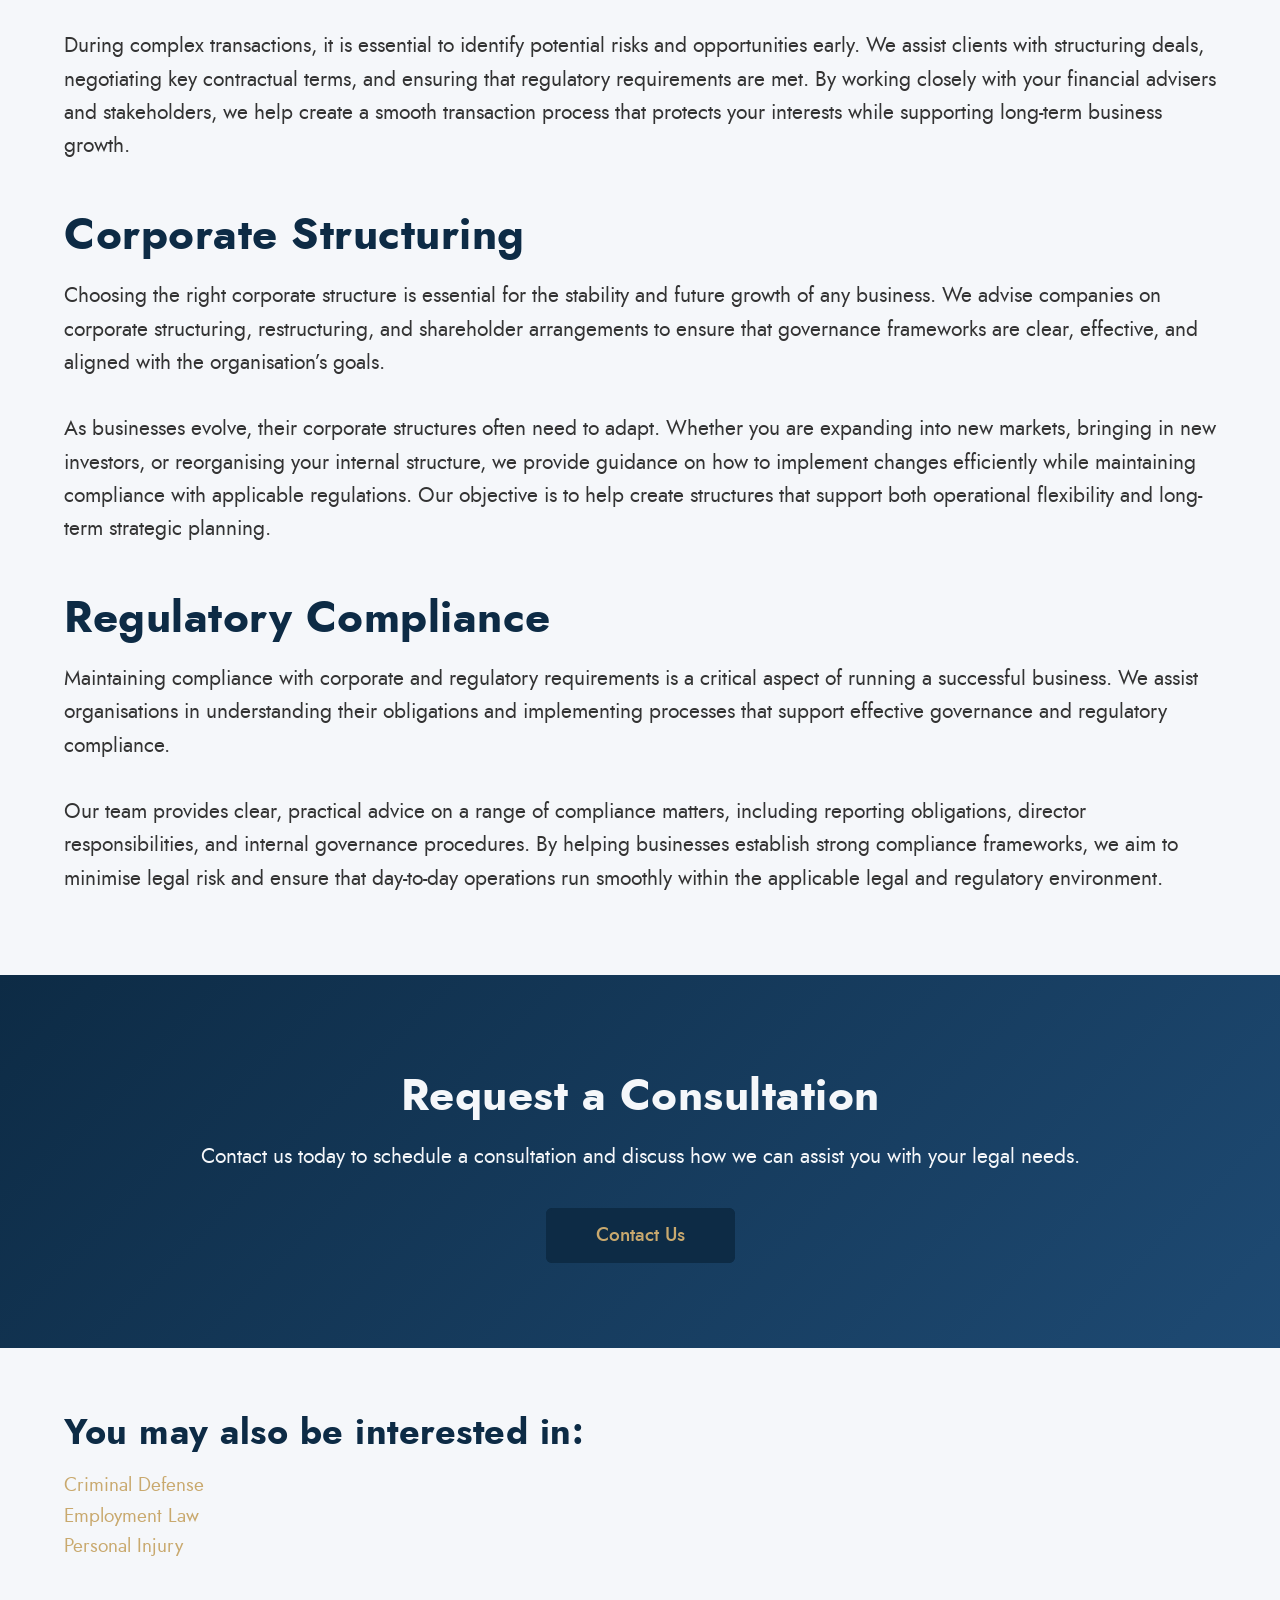
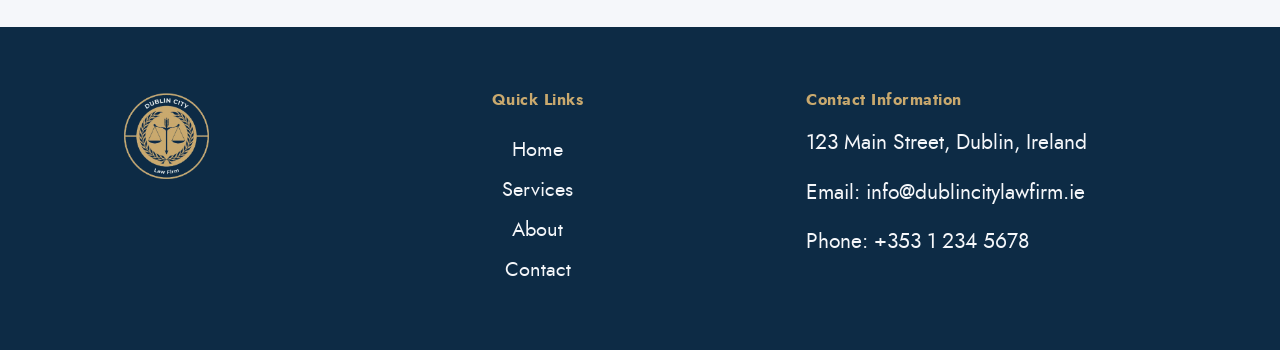
<file: pages/service-pages/corporate-law.html>
<!DOCTYPE html>
<html lang="en">
    <head>
        <meta charset="UTF-8">
        <meta name="viewport" content="width=device-width, initial-scale=1.0">
        
        <title>Dublin City Law Group</title>

        <script src="../../sripts/nav.js" defer></script>
        <script src="../../sripts/faq.js" defer></script>
        <link rel="icon" type="image/x-icon" href="../../assets/logos/favicon.ico">
        <link rel="stylesheet" href="../../styles/base.css">
        <link rel="stylesheet" href="../../styles/layout.css">
        <link rel="stylesheet" href="../../styles/components/buttons.css">
        <link rel="stylesheet" href="../../styles/components/hero.css">
        <link rel="stylesheet" href="../../styles/components/page-nav.css">
        <link rel="stylesheet" href="../../styles/pages/services-pages.css">
    </head>
    <body>
        <!-- Navigation -->
        <header>
            <a href="../../index.html"><img src="../../assets/logos/transparent-logo.png" alt="Logo"></a>

            <button class="nav-toggle" id="navToggle">
                <span></span>
                <span></span>
                <span></span>
            </button>

            <nav id="navMenu">
                <ul>
                    <li><a href="../../index.html">Home</a></li>
                    <li class="has-submenu">
                        <a href="../../pages/services.html">Services ▾</a>

                        <ul class="submenu">
                            <li><a href="../../pages/service-pages/corporate-law.html">Corporate Law</a></li>
                            <li><a href="../../pages/service-pages/criminal-defense.html">Criminal Law</a></li>
                            <li><a href="../../pages/service-pages/employment-law.html">Employment Law</a></li>
                            <li><a href="../../pages/service-pages/family-law.html">Family Law</a></li>
                            <li><a href="../../pages/service-pages/personal-injury.html">Personal Injury</a></li>
                            <li><a href="../../pages/service-pages/property-law.html">Property Law</a></li>
                        </ul>
                    </li>
                    <li><a href="../../pages/about.html">About</a></li>
                    <li><a href="../../pages/contact.html">Contact</a></li>
                </ul>
            </nav>
        </header>
        <div class="overlay" id="overlay"></div>

        <main>
            <section class="hero hero--small">
                <div class="hero-wrapper container">
                    <div class="hero-bg-image">
                        <img src="../../assets/images/corporate-law.webp" alt="services hero image">
                    </div>
                    <div class="hero-overlay"></div>
                    <div class="hero-content">
                        <h1>Corporate Law</h1>
                        <p>Comprehensive, client-focused legal services across all major areas of law.</p>
                    </div>
                </div>
            </section>

            <section class="page-navigation-section">
                <div class="page-navigation container">
                    <a href="../../index.html">Home</a>
                    <p>/</p>
                    <a href="../services.html">Practice</a>
                    <p>/</p>
                    <p>Corporate Law</p>
                </div>
            </section>

            <section class="page-intro-section">
                <div class="container">
                    <div class="single-page-intro-para">
                        <p>
                            Corporate matters require strategic and informed decision-making. 
                            We provide clear, structured advice to support businesses at every stage, 
                            from formation to growth and restructuring.
                        </p>
                    </div>
                    <div class="single-page-intro-list">
                        <p class="single-page-intro-list-label">What we can help with:</p>
                        <ul class="intro-list">
                            <li>Company formation and structuring</li>
                            <li>Shareholder agreements</li>
                            <li>Mergers and acquisitions</li>
                            <li>Corporate governance</li>
                            <li>Regulatory compliance</li>
                        </ul>
                    </div>
                </div>
            </section>

            <section class="page-article-section">
                <div class="container">
                    <p>
                        Corporate law requires a strategic and detail-oriented approach. We advise companies, directors, and shareholders on a wide range of corporate matters, helping you make informed decisions at every stage of your business journey. From the initial formation of a company to complex transactions and long-term governance matters, our role is to provide clear, practical guidance that aligns with your commercial objectives.
                        <br><br>
                        We understand that every organisation operates within a unique business environment. Our approach focuses on understanding your goals, identifying potential legal and commercial risks, and helping you navigate the regulatory landscape with confidence. By combining legal expertise with a practical understanding of business operations, we support clients in building strong, resilient corporate structures.
                    </p>
                
                    <h2>Mergers and Acquisitions</h2>

                    <p>
                        Mergers, acquisitions, and business sales are significant milestones that require careful planning and execution. We provide support throughout each stage of the transaction, from initial negotiations and due diligence through to completion and post-transaction matters. Our aim is to ensure that the process is efficient, transparent, and aligned with your strategic objectives.
                        <br><br>
                        During complex transactions, it is essential to identify potential risks and opportunities early. We assist clients with structuring deals, negotiating key contractual terms, and ensuring that regulatory requirements are met. By working closely with your financial advisers and stakeholders, we help create a smooth transaction process that protects your interests while supporting long-term business growth.
                    </p>
                
                    <h2>Corporate Structuring</h2>

                    <p>
                        Choosing the right corporate structure is essential for the stability and future growth of any business. We advise companies on corporate structuring, restructuring, and shareholder arrangements to ensure that governance frameworks are clear, effective, and aligned with the organisation’s goals.
                        <br><br>
                        As businesses evolve, their corporate structures often need to adapt. Whether you are expanding into new markets, bringing in new investors, or reorganising your internal structure, we provide guidance on how to implement changes efficiently while maintaining compliance with applicable regulations. Our objective is to help create structures that support both operational flexibility and long-term strategic planning.

                    </p>

                    <h2>Regulatory Compliance</h2>

                    <p>
                        Maintaining compliance with corporate and regulatory requirements is a critical aspect of running a successful business. We assist organisations in understanding their obligations and implementing processes that support effective governance and regulatory compliance.
                        <br><br>
                        Our team provides clear, practical advice on a range of compliance matters, including reporting obligations, director responsibilities, and internal governance procedures. By helping businesses establish strong compliance frameworks, we aim to minimise legal risk and ensure that day-to-day operations run smoothly within the applicable legal and regulatory environment.
                    </p>
                </div>
            </section>

            <!-- Call to Action Section -->
            <section class="small-cta">
                <div class="container">
                    <h2>Request a Consultation</h2>
                    <p>Contact us today to schedule a consultation and discuss how we can assist you with your legal needs.</p>
                    <a class="btn-primary" href="../../pages/contact.html">Contact Us</a>
                </div>
            </section>

            <section class="page-nav-bottom-section">
                <div class="bottom-page-nav container">
                    <h3>You may also be interested in:</h3>
                    <a href="../../pages/service-pages/criminal-defense.html">Criminal Defense</a>
                    <a href="../../pages/service-pages/employment-law.html">Employment Law</a>
                    <a href="../../pages/service-pages/personal-injury.html">Personal Injury</a>
                </div>
            </section>
        </main>

        <!-- Footer -->
        <footer>
            <div class="container">
                <div class="footer grid">
                    <img src="../../assets/logos/transparent-logo.png" alt="footer logo">
                    <div class="footer-services-links flex">
                            <h4>Quick Links</h4>
                            <a href="../../index.html">Home</a>
                            <a href="../pages/services.html">Services</a>
                            <a href="../pages/about.html">About</a>
                            <a href="../pages/contact.html">Contact</a>
                        </div>
                        <div class="footer-contact-info">
                            <h4>Contact Information</h4>
                            <p>123 Main Street, Dublin, Ireland</p>
                            <p>Email: info@dublincitylawfirm.ie</p>
                            <p>Phone: +353 1 234 5678</p>
                        </div>
                    </div>
                </div>
            </div>
        </footer>
    </body>
</html>
</file>
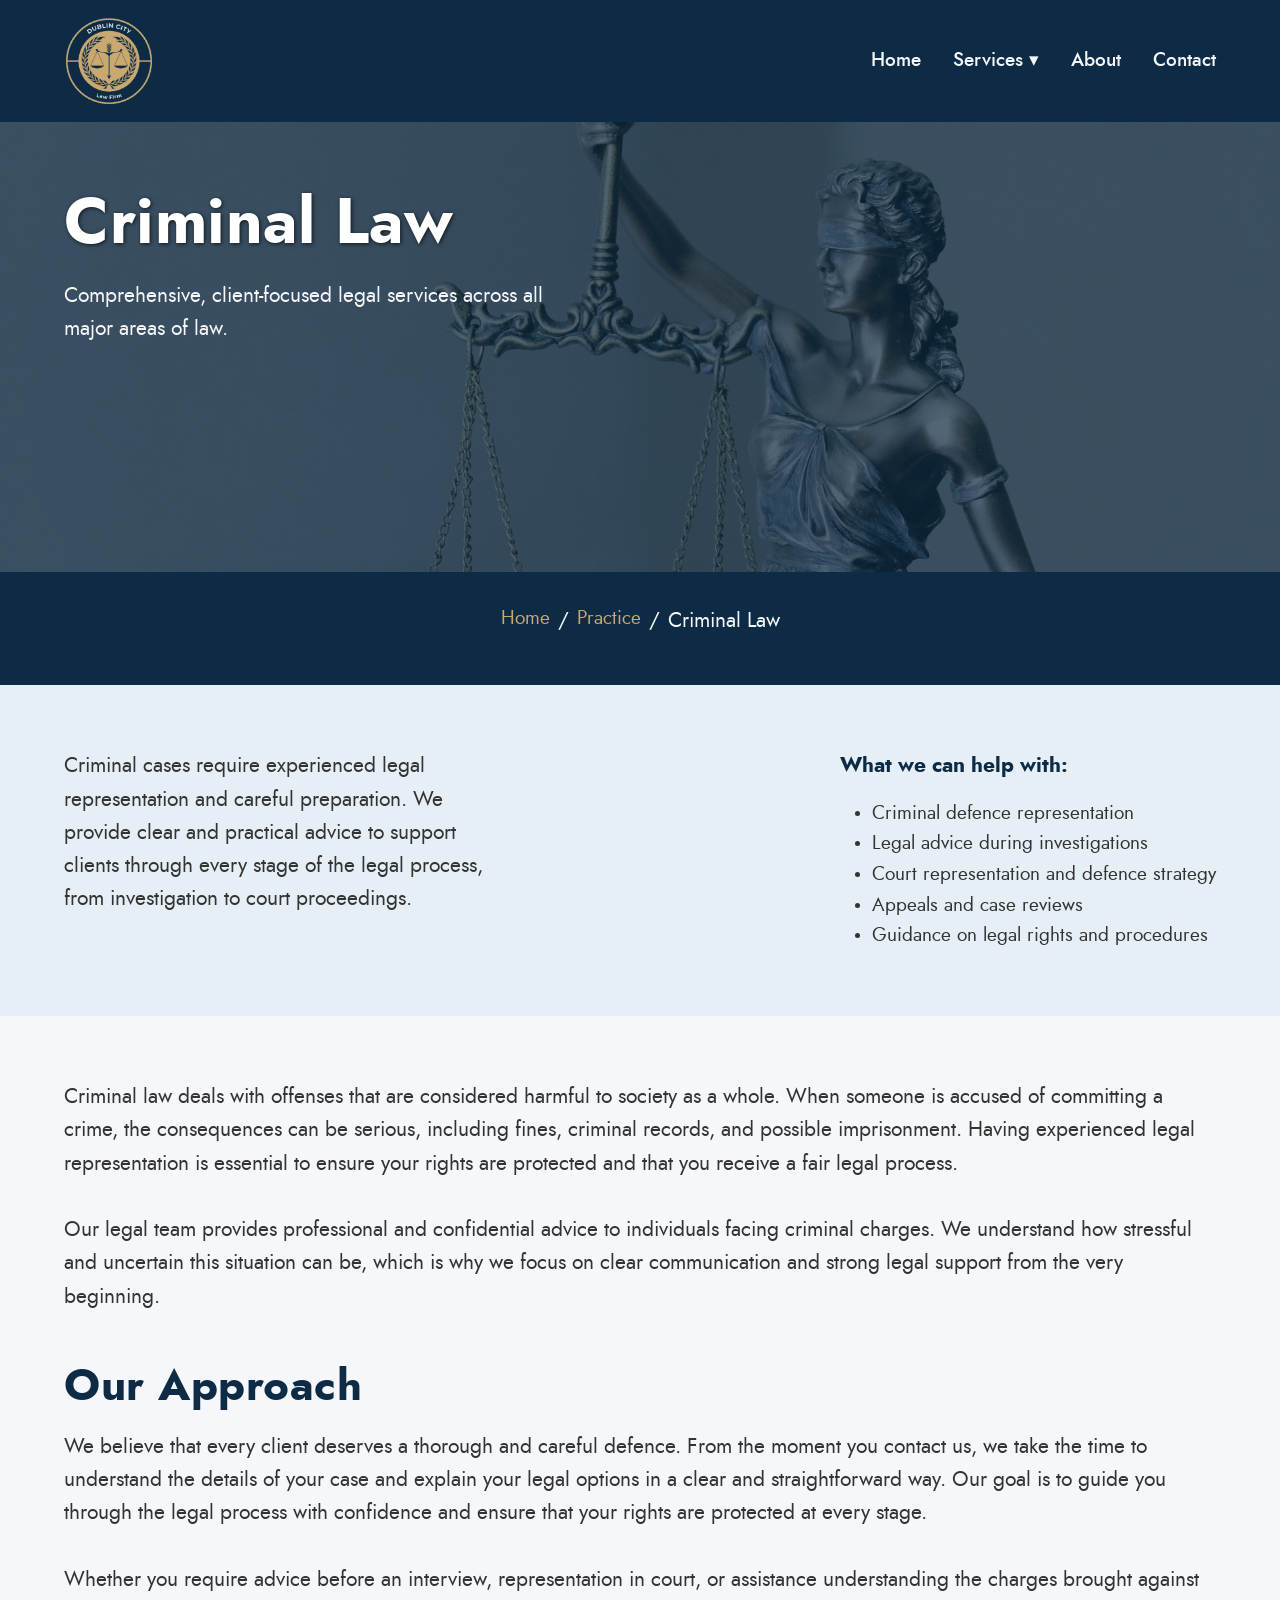
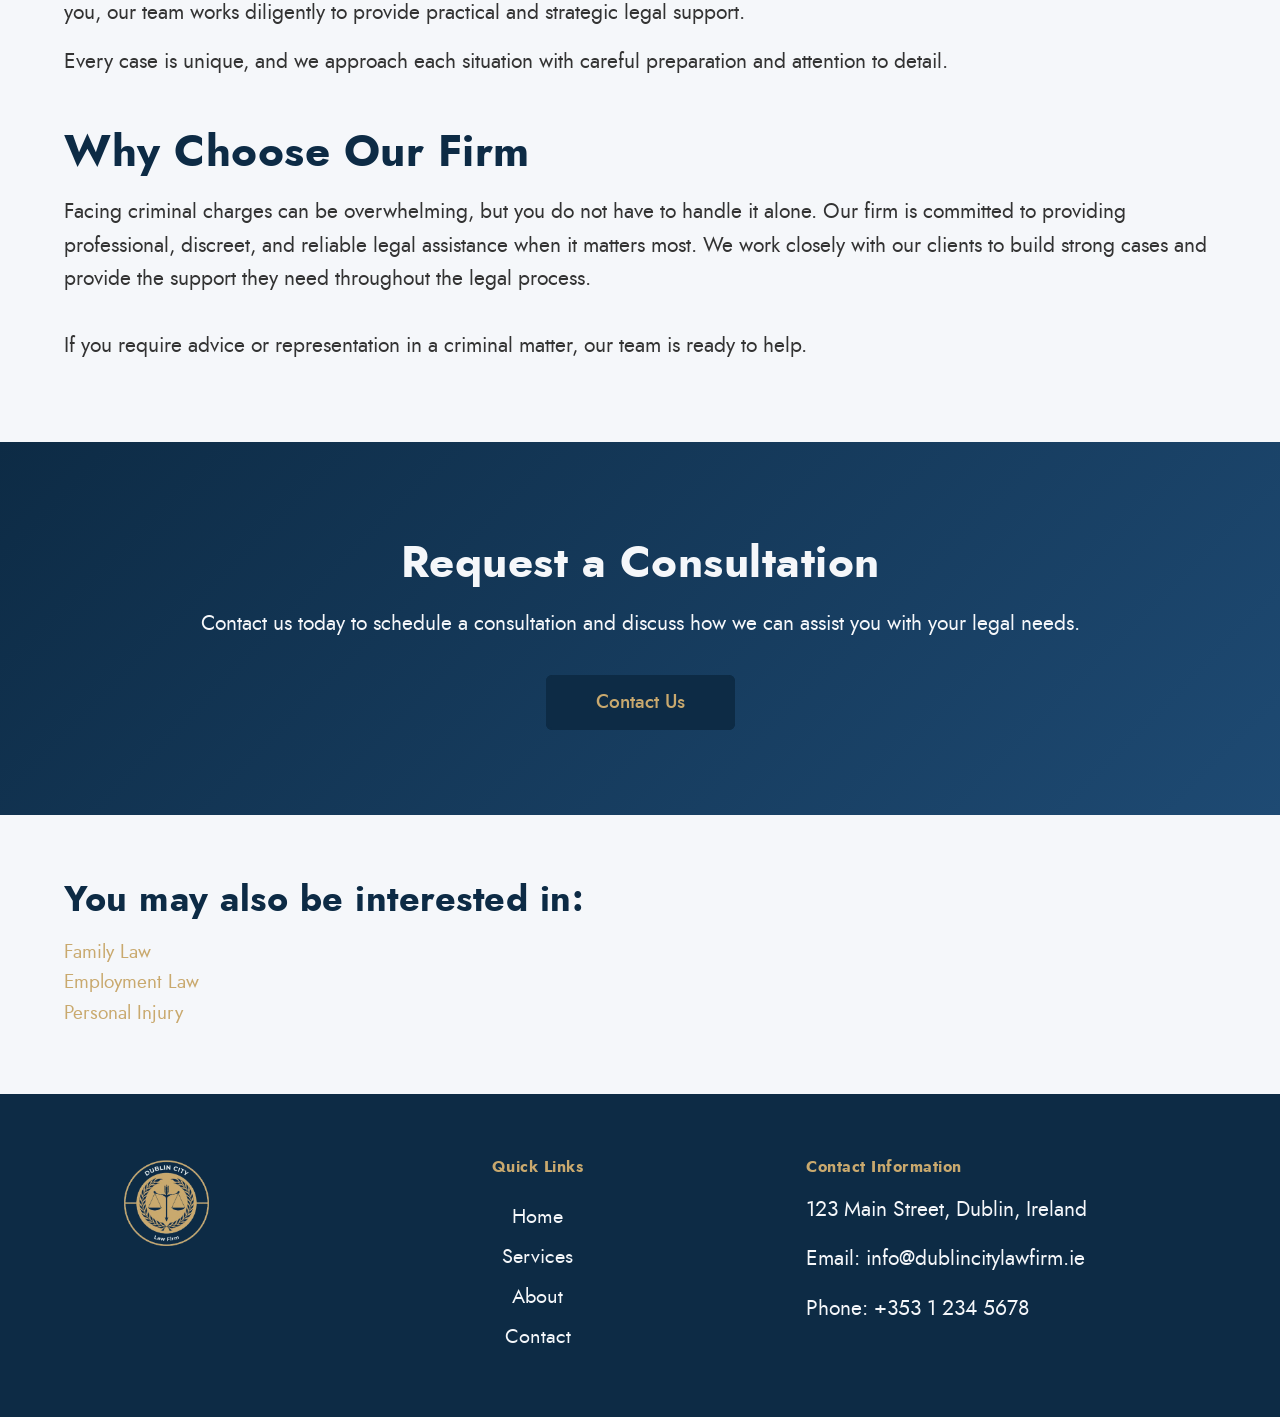
<file: pages/service-pages/criminal-defense.html>
<!DOCTYPE html>
<html lang="en">
    <head>
        <meta charset="UTF-8">
        <meta name="viewport" content="width=device-width, initial-scale=1.0">
        
        <title>Dublin City Law Group</title>

        <script src="../../sripts/nav.js" defer></script>
        <script src="../../sripts/faq.js" defer></script>
        <link rel="icon" type="image/x-icon" href="../../assets/logos/favicon.ico">
        <link rel="stylesheet" href="../../styles/base.css">
        <link rel="stylesheet" href="../../styles/layout.css">
        <link rel="stylesheet" href="../../styles/components/buttons.css">
        <link rel="stylesheet" href="../../styles/components/hero.css">
        <link rel="stylesheet" href="../../styles/components/page-nav.css">
        <link rel="stylesheet" href="../../styles/pages/services-pages.css">
    </head>
    <body>
        <!-- Navigation -->
        <header>
            <a href="../../index.html"><img src="../../assets/logos/transparent-logo.png" alt="Logo"></a>

            <button class="nav-toggle" id="navToggle">
                <span></span>
                <span></span>
                <span></span>
            </button>

            <nav id="navMenu">
                <ul>
                    <li><a href="../../index.html">Home</a></li>
                    <li class="has-submenu">
                        <a href="../../pages/services.html">Services ▾</a>

                        <ul class="submenu">
                            <li><a href="../../pages/service-pages/corporate-law.html">Corporate Law</a></li>
                            <li><a href="../../pages/service-pages/criminal-defense.html">Criminal Law</a></li>
                            <li><a href="../../pages/service-pages/employment-law.html">Employment Law</a></li>
                            <li><a href="../../pages/service-pages/family-law.html">Family Law</a></li>
                            <li><a href="../../pages/service-pages/personal-injury.html">Personal Injury</a></li>
                            <li><a href="../../pages/service-pages/property-law.html">Property Law</a></li>
                        </ul>
                    </li>
                    <li><a href="../../pages/about.html">About</a></li>
                    <li><a href="../../pages/contact.html">Contact</a></li>
                </ul>
            </nav>
        </header>
        <div class="overlay" id="overlay"></div>

        <main>
            <section class="hero hero--small">
                <div class="hero-wrapper container">
                    <div class="hero-bg-image">
                        <img src="../../assets/images/criminal-law.webp" alt="services hero image">
                    </div>
                    <div class="hero-overlay"></div>
                    <div class="hero-content">
                        <h1>Criminal Law</h1>
                        <p>Comprehensive, client-focused legal services across all major areas of law.</p>
                    </div>
                </div>
            </section>

            <section class="page-navigation-section">
                <div class="page-navigation container">
                    <a href="../../index.html">Home</a>
                    <p>/</p>
                    <a href="../services.html">Practice</a>
                    <p>/</p>
                    <p>Criminal Law</p>
                </div>
            </section>

            <section class="page-intro-section">
                <div class="container">
                    <div class="single-page-intro-para">
                        <p>
                            Criminal cases require experienced legal representation and careful preparation. We provide clear and practical advice to support clients through every stage of the legal process, from investigation to court proceedings.
                        </p>
                    </div>
                    <div class="single-page-intro-list">
                        <p class="single-page-intro-list-label">What we can help with:</p>
                        <ul class="intro-list">
                            <li>Criminal defence representation</li>
                            <li>Legal advice during investigations</li>
                            <li>Court representation and defence strategy</li>
                            <li>Appeals and case reviews</li>
                            <li>Guidance on legal rights and procedures</li>
                        </ul>
                    </div>
                </div>
            </section>

            <section class="page-article-section">
                <div class="container">
                    <p>
                        Criminal law deals with offenses that are considered harmful to society as a whole. When someone is accused of committing a crime, the consequences can be serious, including fines, criminal records, and possible imprisonment. Having experienced legal representation is essential to ensure your rights are protected and that you receive a fair legal process.
                        <br><br>
                        Our legal team provides professional and confidential advice to individuals facing criminal charges. We understand how stressful and uncertain this situation can be, which is why we focus on clear communication and strong legal support from the very beginning.
                    </p>
                
                    <h2>Our Approach</h2>

                    <p>
                        We believe that every client deserves a thorough and careful defence. From the moment you contact us, we take the time to understand the details of your case and explain your legal options in a clear and straightforward way. Our goal is to guide you through the legal process with confidence and ensure that your rights are protected at every stage.
                        <br><br>
                        Whether you require advice before an interview, representation in court, or assistance understanding the charges brought against you, our team works diligently to provide practical and strategic legal support.
                    </p>

                    <p>Every case is unique, and we approach each situation with careful preparation and attention to detail.</p>

                    <h2>Why Choose Our Firm</h2>

                    <p>
                        Facing criminal charges can be overwhelming, but you do not have to handle it alone. Our firm is committed to providing professional, discreet, and reliable legal assistance when it matters most. We work closely with our clients to build strong cases and provide the support they need throughout the legal process.
                        <br><br>
                        If you require advice or representation in a criminal matter, our team is ready to help.
                    </p>
                </div>
            </section>

            <!-- Call to Action Section -->
            <section class="small-cta">
                <div class="container">
                    <h2>Request a Consultation</h2>
                    <p>Contact us today to schedule a consultation and discuss how we can assist you with your legal needs.</p>
                    <a class="btn-primary" href="../../pages/contact.html">Contact Us</a>
                </div>
            </section>

            <section class="page-nav-bottom-section">
                <div class="bottom-page-nav container">
                    <h3>You may also be interested in:</h3>
                    <a href="../../pages/service-pages/family-law.html">Family Law</a>
                    <a href="../../pages/service-pages/employment-law.html">Employment Law</a>
                    <a href="../../pages/service-pages/personal-injury.html">Personal Injury</a>
                </div>
            </section>
        </main>

        <!-- Footer -->
        <footer>
            <div class="container">
                <div class="footer grid">
                    <img src="../../assets/logos/transparent-logo.png" alt="footer logo">
                    <div class="footer-services-links flex">
                            <h4>Quick Links</h4>
                            <a href="../../index.html">Home</a>
                            <a href="../pages/services.html">Services</a>
                            <a href="../pages/about.html">About</a>
                            <a href="../pages/contact.html">Contact</a>
                        </div>
                        <div class="footer-contact-info">
                            <h4>Contact Information</h4>
                            <p>123 Main Street, Dublin, Ireland</p>
                            <p>Email: info@dublincitylawfirm.ie</p>
                            <p>Phone: +353 1 234 5678</p>
                        </div>
                    </div>
                </div>
            </div>
        </footer>
    </body>
</html>
</file>
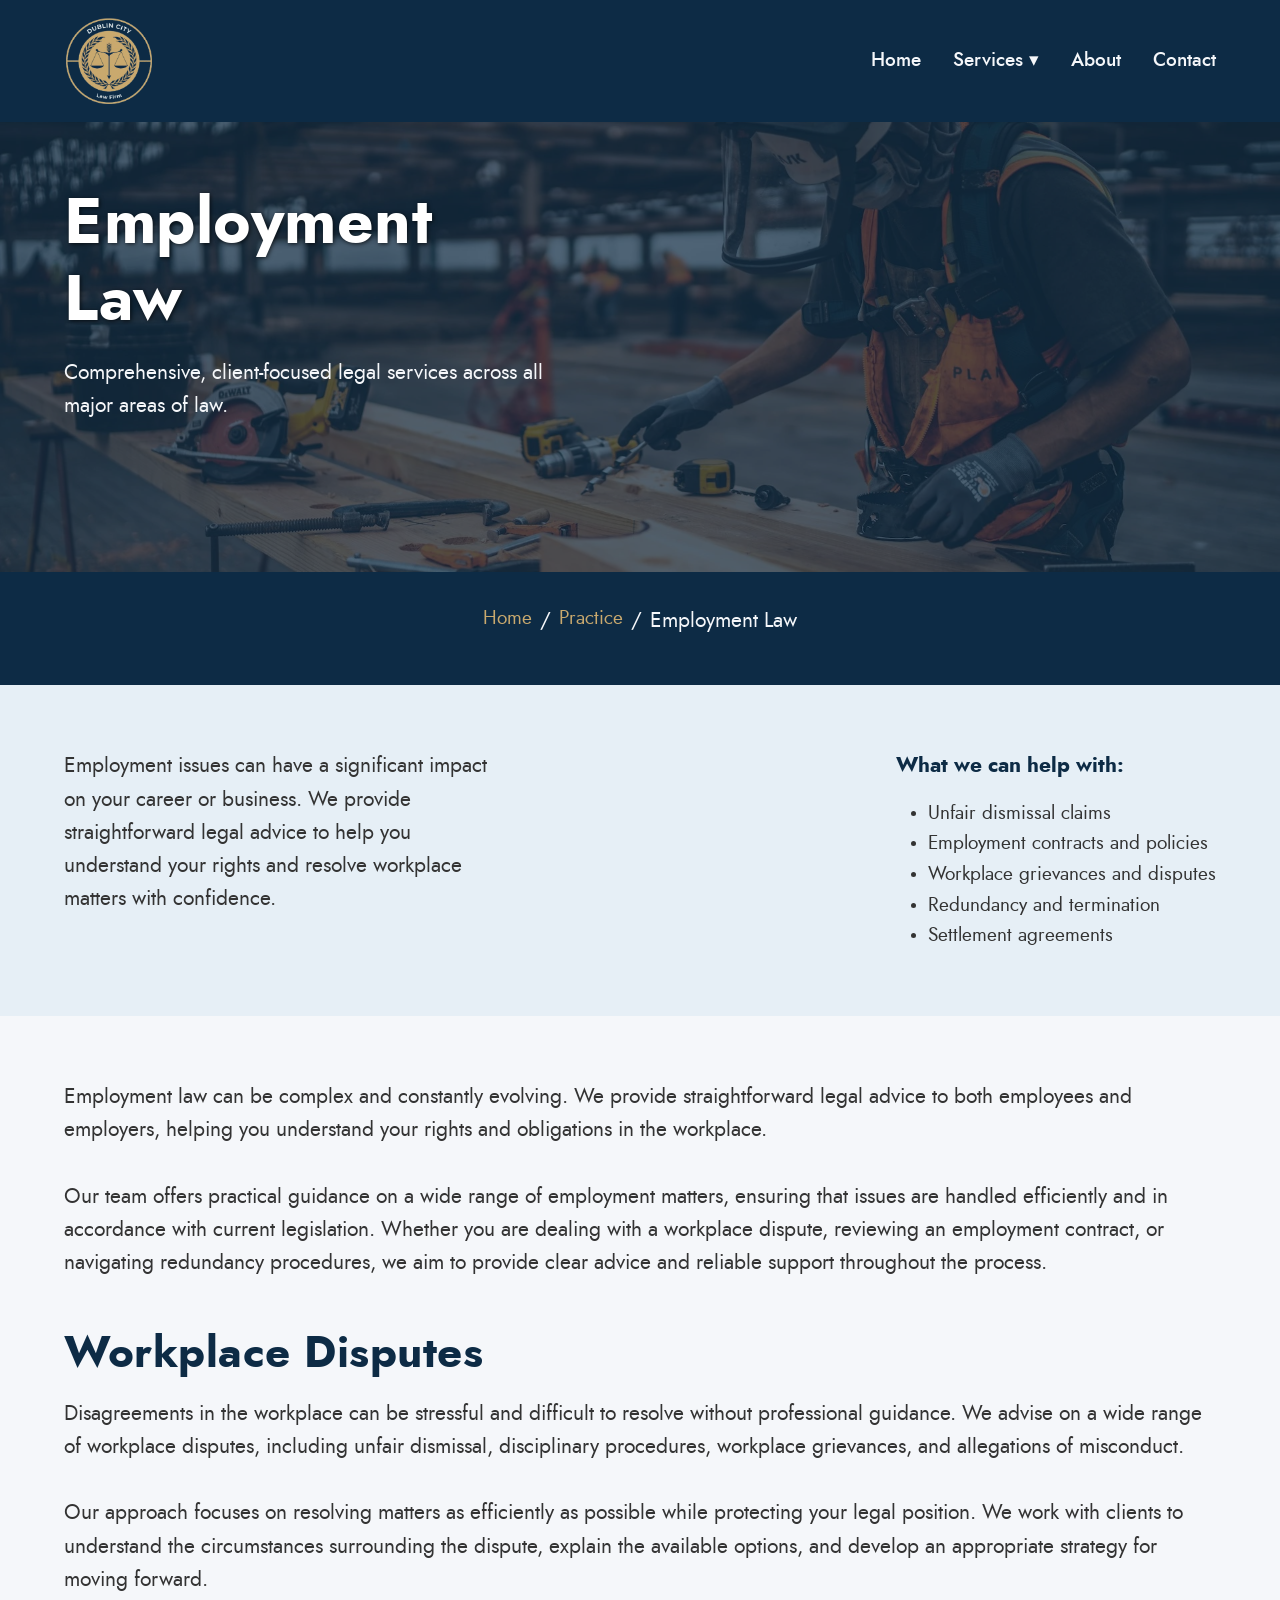
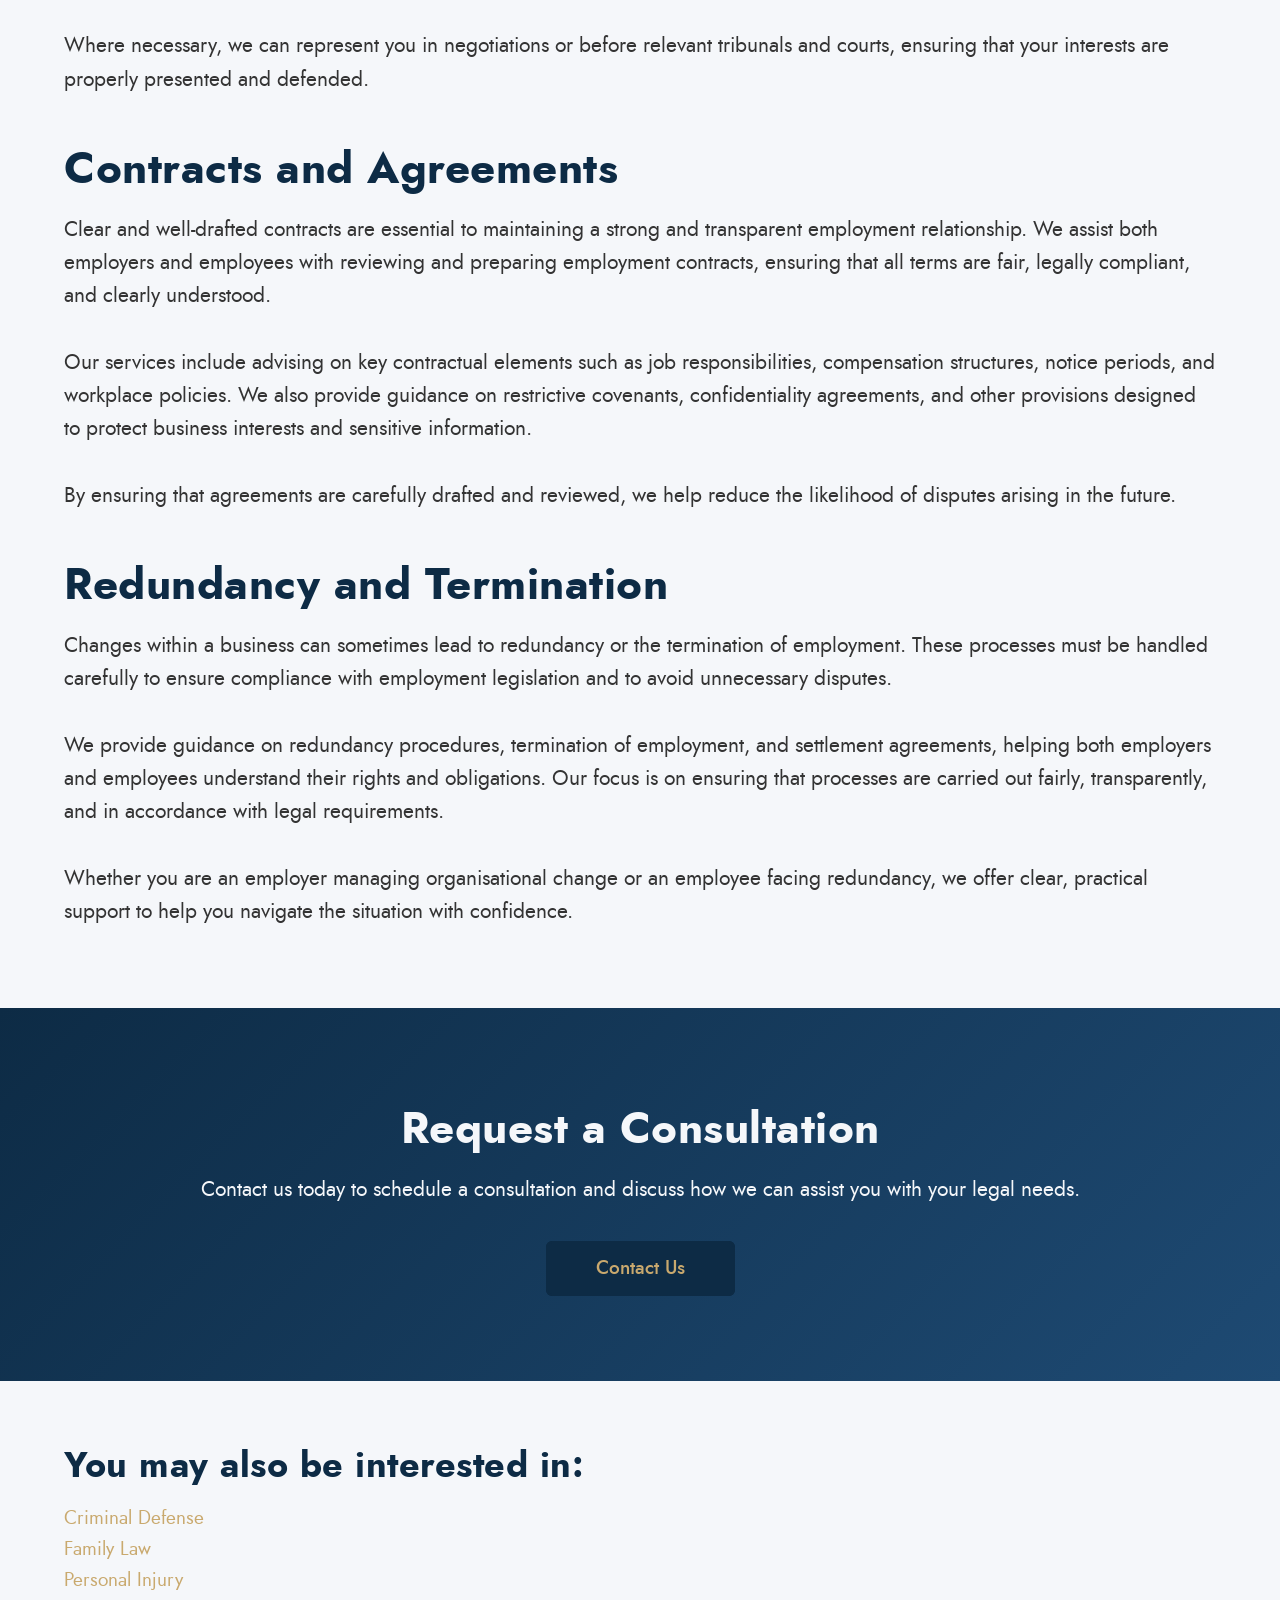
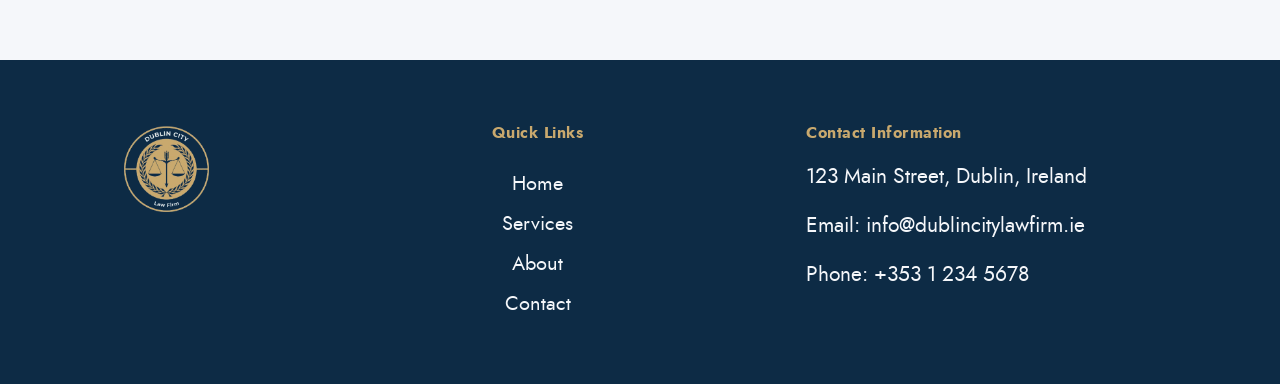
<file: pages/service-pages/employment-law.html>
<!DOCTYPE html>
<html lang="en">
    <head>
        <meta charset="UTF-8">
        <meta name="viewport" content="width=device-width, initial-scale=1.0">
        
        <title>Dublin City Law Group</title>

        <script src="../../sripts/nav.js" defer></script>
        <script src="../../sripts/faq.js" defer></script>
        <link rel="icon" type="image/x-icon" href="../../assets/logos/favicon.ico">
        <link rel="stylesheet" href="../../styles/base.css">
        <link rel="stylesheet" href="../../styles/layout.css">
        <link rel="stylesheet" href="../../styles/components/buttons.css">
        <link rel="stylesheet" href="../../styles/components/hero.css">
        <link rel="stylesheet" href="../../styles/components/page-nav.css">
        <link rel="stylesheet" href="../../styles/pages/services-pages.css">
    </head>
    <body>
        <!-- Navigation -->
        <header>
            <a href="../../index.html"><img src="../../assets/logos/transparent-logo.png" alt="Logo"></a>

            <button class="nav-toggle" id="navToggle">
                <span></span>
                <span></span>
                <span></span>
            </button>

            <nav id="navMenu">
                <ul>
                    <li><a href="../../index.html">Home</a></li>
                    <li class="has-submenu">
                        <a href="../../pages/services.html">Services ▾</a>

                        <ul class="submenu">
                            <li><a href="../../pages/service-pages/corporate-law.html">Corporate Law</a></li>
                            <li><a href="../../pages/service-pages/criminal-defense.html">Criminal Law</a></li>
                            <li><a href="../../pages/service-pages/employment-law.html">Employment Law</a></li>
                            <li><a href="../../pages/service-pages/family-law.html">Family Law</a></li>
                            <li><a href="../../pages/service-pages/personal-injury.html">Personal Injury</a></li>
                            <li><a href="../../pages/service-pages/property-law.html">Property Law</a></li>
                        </ul>
                    </li>
                    <li><a href="../../pages/about.html">About</a></li>
                    <li><a href="../../pages/contact.html">Contact</a></li>
                </ul>
            </nav>
        </header>
        <div class="overlay" id="overlay"></div>

        <main>
            <section class="hero hero--small">
                <div class="hero-wrapper container">
                    <div class="hero-bg-image">
                        <img src="../../assets/images/employment-law.webp" alt="services hero image">
                    </div>
                    <div class="hero-overlay"></div>
                    <div class="hero-content">
                        <h1>Employment Law</h1>
                        <p>Comprehensive, client-focused legal services across all major areas of law.</p>
                    </div>
                </div>
            </section>

            <section class="page-navigation-section">
                <div class="page-navigation container">
                    <a href="../../index.html">Home</a>
                    <p>/</p>
                    <a href="../services.html">Practice</a>
                    <p>/</p>
                    <p>Employment Law</p>
                </div>
            </section>

            <section class="page-intro-section">
                <div class="container">
                    <div class="single-page-intro-para">
                        <p>
                            Employment issues can have a significant impact on your career or business. We provide straightforward legal advice to help you understand your rights and resolve workplace matters with confidence.
                        </p>
                    </div>
                    <div class="single-page-intro-list">
                        <p class="single-page-intro-list-label">What we can help with:</p>
                        <ul class="intro-list">
                            <li>Unfair dismissal claims</li>
                            <li>Employment contracts and policies</li>
                            <li>Workplace grievances and disputes</li>
                            <li>Redundancy and termination</li>
                            <li>Settlement agreements</li>
                        </ul>
                    </div>
                </div>
            </section>

            <section class="page-article-section">
                <div class="container">
                    <p>
                        Employment law can be complex and constantly evolving. We provide straightforward legal advice to both employees and employers, helping you understand your rights and obligations in the workplace.
                        <br><br>
                        Our team offers practical guidance on a wide range of employment matters, ensuring that issues are handled efficiently and in accordance with current legislation. Whether you are dealing with a workplace dispute, reviewing an employment contract, or navigating redundancy procedures, we aim to provide clear advice and reliable support throughout the process.
                    </p>
                
                    <h2>Workplace Disputes</h2>

                    <p>
                        Disagreements in the workplace can be stressful and difficult to resolve without professional guidance. We advise on a wide range of workplace disputes, including unfair dismissal, disciplinary procedures, workplace grievances, and allegations of misconduct.
                        <br><br>
                        Our approach focuses on resolving matters as efficiently as possible while protecting your legal position. We work with clients to understand the circumstances surrounding the dispute, explain the available options, and develop an appropriate strategy for moving forward.
                        <br><br>
                        Where necessary, we can represent you in negotiations or before relevant tribunals and courts, ensuring that your interests are properly presented and defended.
                    </p>
                
                    <h2>Contracts and Agreements</h2>

                    <p>
                        Clear and well-drafted contracts are essential to maintaining a strong and transparent employment relationship. We assist both employers and employees with reviewing and preparing employment contracts, ensuring that all terms are fair, legally compliant, and clearly understood.
                        <br><br>
                        Our services include advising on key contractual elements such as job responsibilities, compensation structures, notice periods, and workplace policies. We also provide guidance on restrictive covenants, confidentiality agreements, and other provisions designed to protect business interests and sensitive information.
                        <br><br>
                        By ensuring that agreements are carefully drafted and reviewed, we help reduce the likelihood of disputes arising in the future.
                    </p>

                    <h2>Redundancy and Termination</h2>

                    <p>
                        Changes within a business can sometimes lead to redundancy or the termination of employment. These processes must be handled carefully to ensure compliance with employment legislation and to avoid unnecessary disputes.
                        <br><br>
                        We provide guidance on redundancy procedures, termination of employment, and settlement agreements, helping both employers and employees understand their rights and obligations. Our focus is on ensuring that processes are carried out fairly, transparently, and in accordance with legal requirements.
                        <br><br>
                        Whether you are an employer managing organisational change or an employee facing redundancy, we offer clear, practical support to help you navigate the situation with confidence.
                    </p>
                </div>
            </section>

            <!-- Call to Action Section -->
            <section class="small-cta">
                <div class="container">
                    <h2>Request a Consultation</h2>
                    <p>Contact us today to schedule a consultation and discuss how we can assist you with your legal needs.</p>
                    <a class="btn-primary" href="../../pages/contact.html">Contact Us</a>
                </div>
            </section>

            <section class="page-nav-bottom-section">
                <div class="bottom-page-nav container">
                    <h3>You may also be interested in:</h3>
                    <a href="../../pages/service-pages/criminal-defense.html">Criminal Defense</a>
                    <a href="../../pages/service-pages/family-law.html">Family Law</a>
                    <a href="../../pages/service-pages/personal-injury.html">Personal Injury</a>
                </div>
            </section>
        </main>

        <!-- Footer -->
        <footer>
            <div class="container">
                <div class="footer grid">
                    <img src="../../assets/logos/transparent-logo.png" alt="footer logo">
                    <div class="footer-services-links flex">
                            <h4>Quick Links</h4>
                            <a href="../../index.html">Home</a>
                            <a href="../pages/services.html">Services</a>
                            <a href="../pages/about.html">About</a>
                            <a href="../pages/contact.html">Contact</a>
                        </div>
                        <div class="footer-contact-info">
                            <h4>Contact Information</h4>
                            <p>123 Main Street, Dublin, Ireland</p>
                            <p>Email: info@dublincitylawfirm.ie</p>
                            <p>Phone: +353 1 234 5678</p>
                        </div>
                    </div>
                </div>
            </div>
        </footer>
    </body>
</html>
</file>
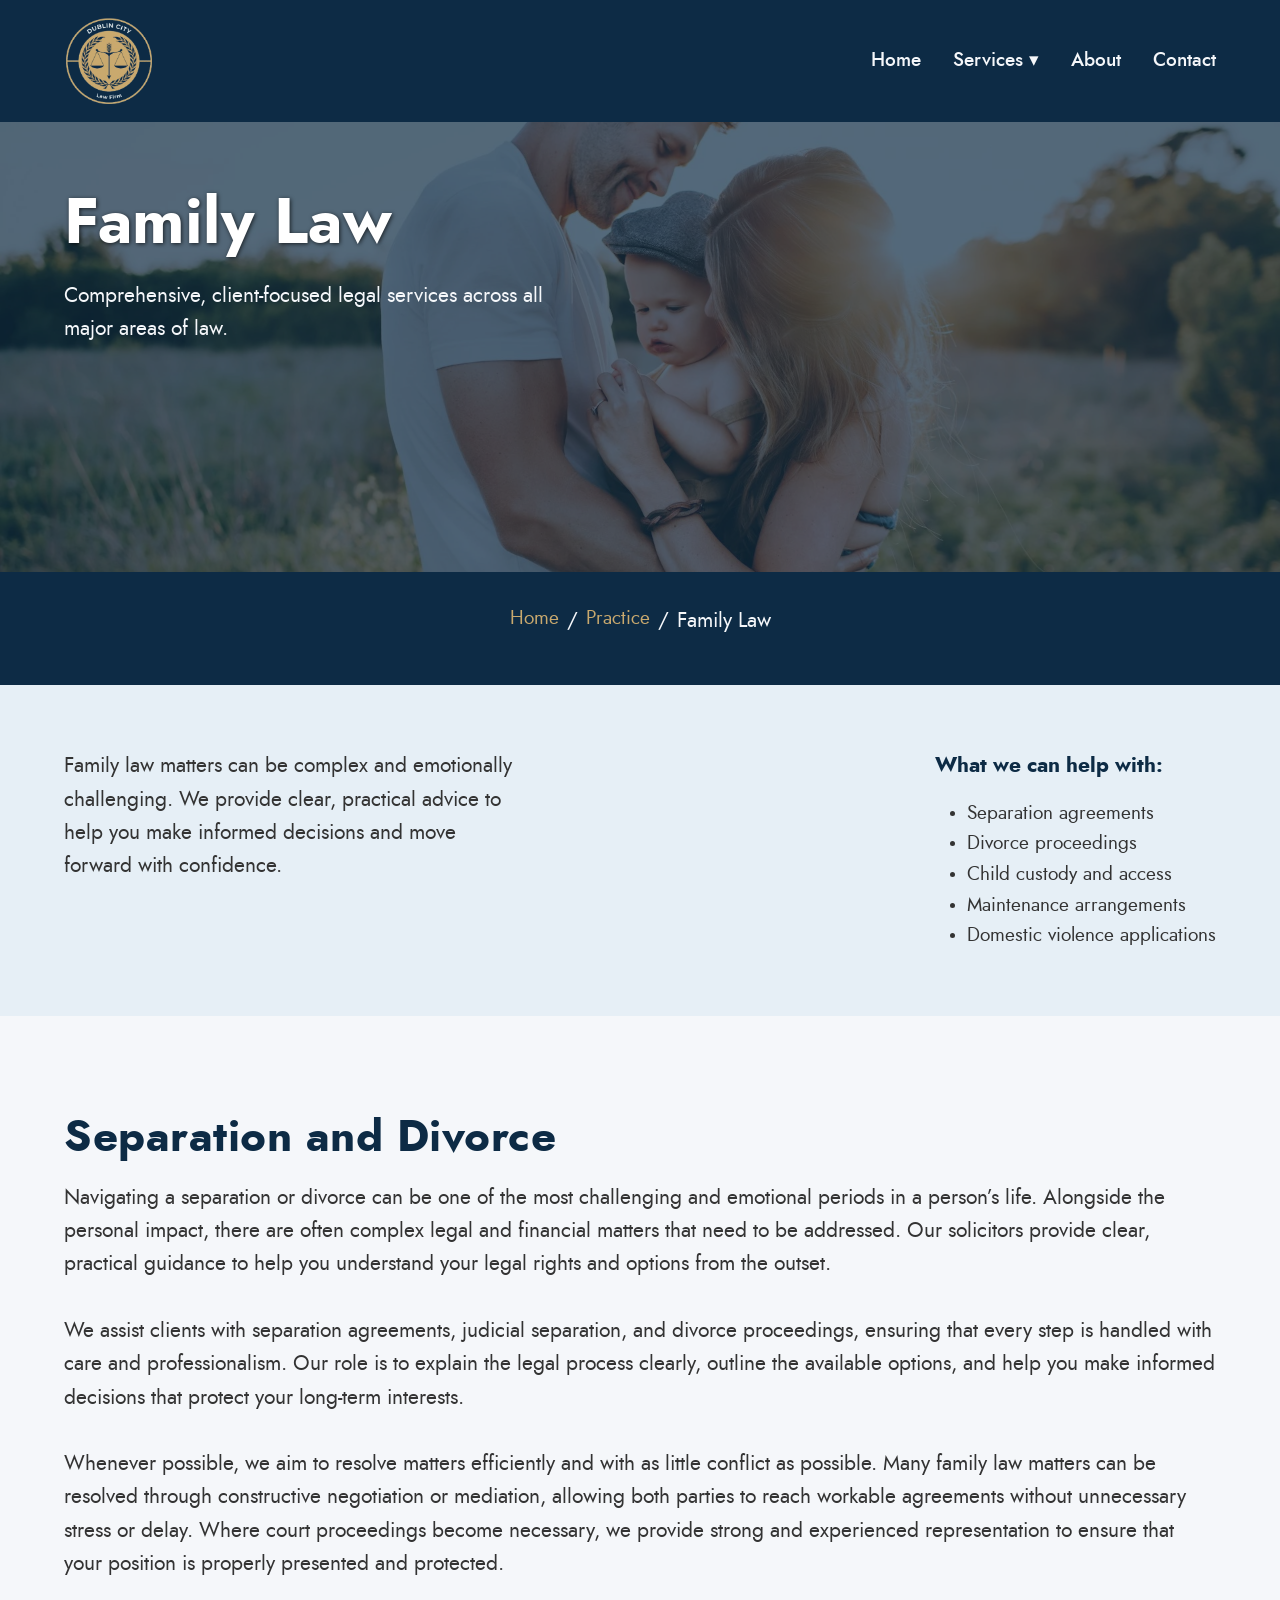
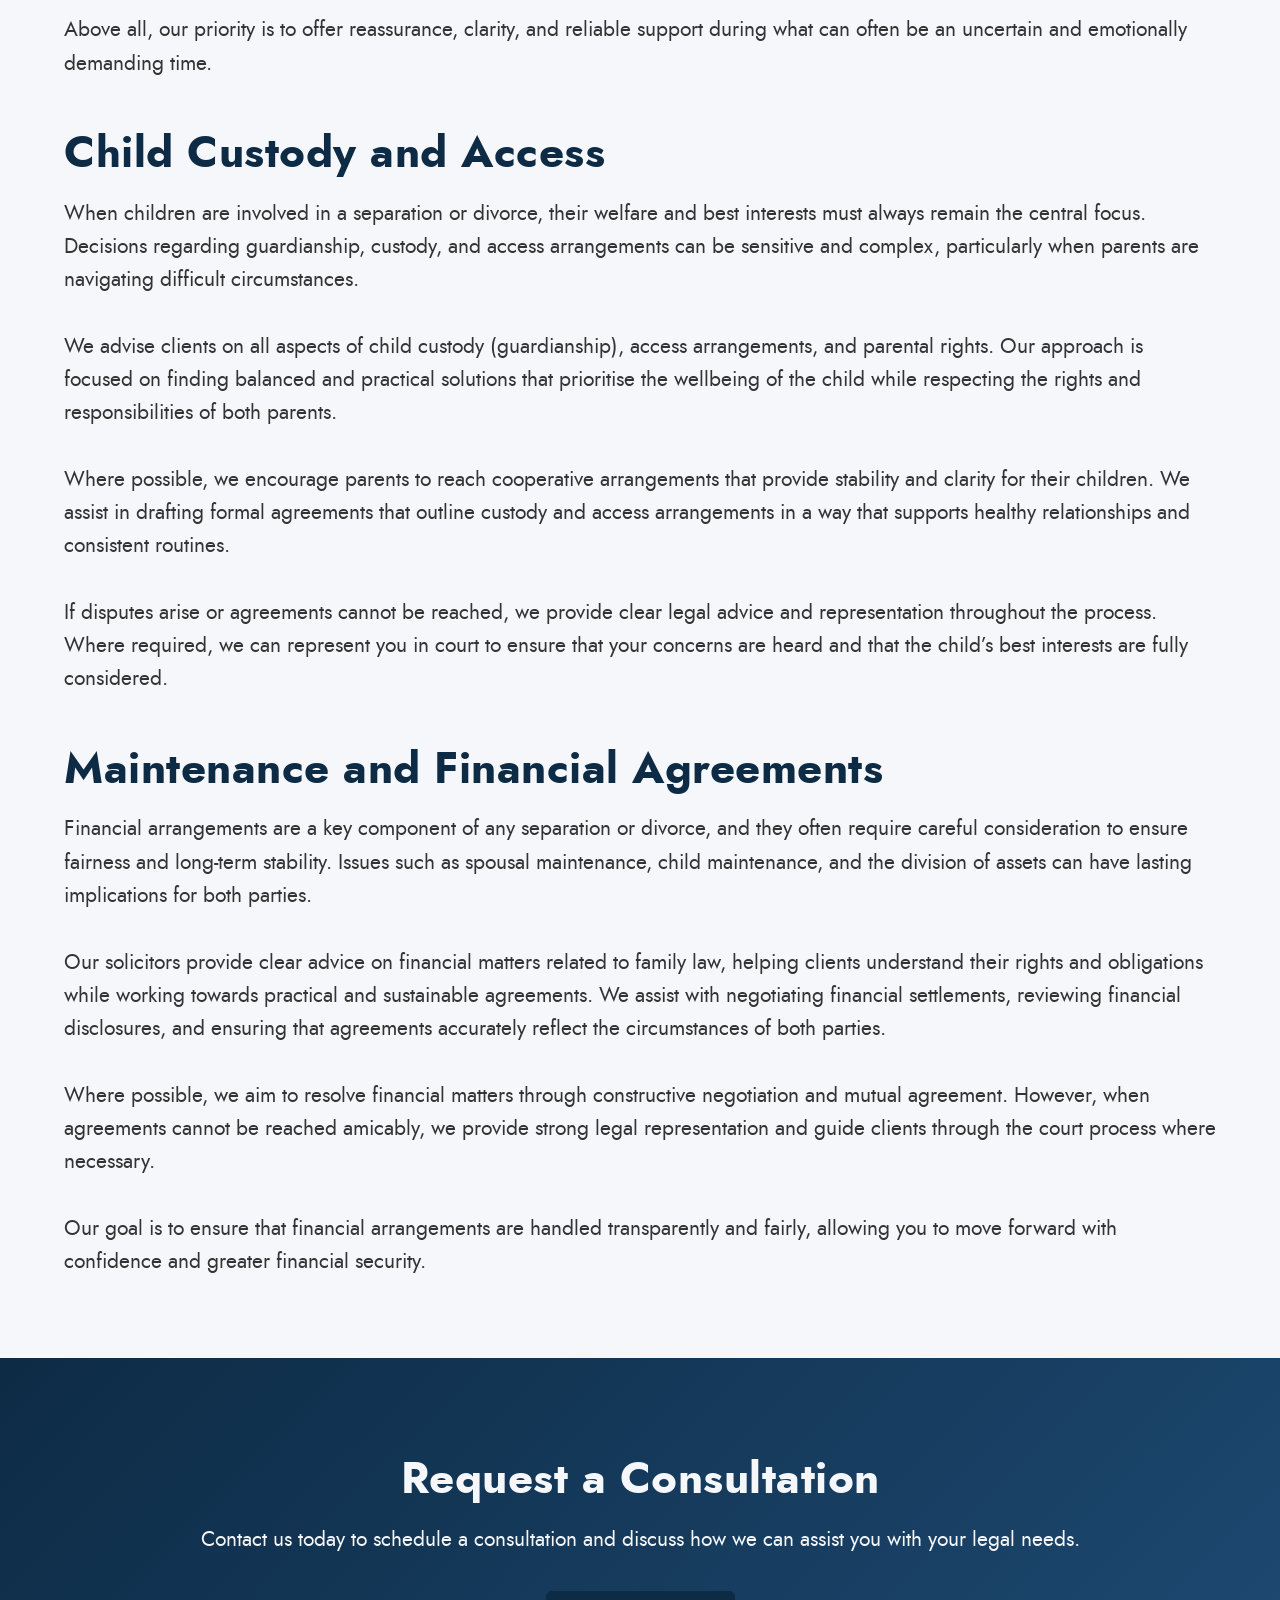
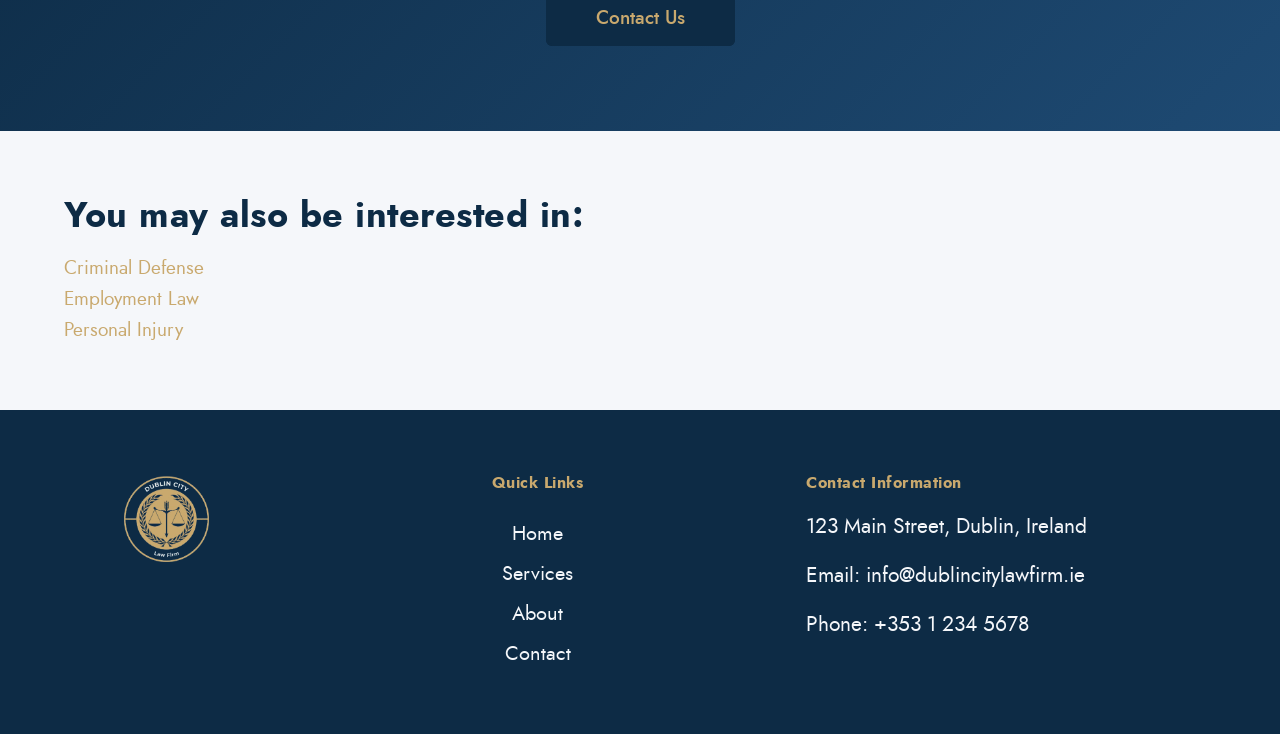
<file: pages/service-pages/family-law.html>
<!DOCTYPE html>
<html lang="en">
    <head>
        <meta charset="UTF-8">
        <meta name="viewport" content="width=device-width, initial-scale=1.0">
        
        <title>Dublin City Law Group</title>

        <script src="../../sripts/nav.js" defer></script>
        <script src="../../sripts/faq.js" defer></script>
        <link rel="icon" type="image/x-icon" href="../../assets/logos/favicon.ico">
        <link rel="stylesheet" href="../../styles/base.css">
        <link rel="stylesheet" href="../../styles/layout.css">
        <link rel="stylesheet" href="../../styles/components/buttons.css">
        <link rel="stylesheet" href="../../styles/components/hero.css">
        <link rel="stylesheet" href="../../styles/components/page-nav.css">
        <link rel="stylesheet" href="../../styles/pages/services-pages.css">
    </head>
    <body>
        <!-- Navigation -->
        <header>
            <a href="../../index.html"><img src="../../assets/logos/transparent-logo.png" alt="Logo"></a>

            <button class="nav-toggle" id="navToggle">
                <span></span>
                <span></span>
                <span></span>
            </button>

            <nav id="navMenu">
                <ul>
                    <li><a href="../../index.html">Home</a></li>
                    <li class="has-submenu">
                        <a href="../../pages/services.html">Services ▾</a>

                        <ul class="submenu">
                            <li><a href="../../pages/service-pages/corporate-law.html">Corporate Law</a></li>
                            <li><a href="../../pages/service-pages/criminal-defense.html">Criminal Law</a></li>
                            <li><a href="../../pages/service-pages/employment-law.html">Employment Law</a></li>
                            <li><a href="../../pages/service-pages/family-law.html">Family Law</a></li>
                            <li><a href="../../pages/service-pages/personal-injury.html">Personal Injury</a></li>
                            <li><a href="../../pages/service-pages/property-law.html">Property Law</a></li>
                        </ul>
                    </li>
                    <li><a href="../../pages/about.html">About</a></li>
                    <li><a href="../../pages/contact.html">Contact</a></li>
                </ul>
            </nav>
        </header>
        <div class="overlay" id="overlay"></div>

        <main>
            <section class="hero hero--small">
                <div class="hero-wrapper container">
                    <div class="hero-bg-image">
                        <img src="../../assets/images/family-law.webp" alt="services hero image" class="family-law-img">
                    </div>
                    <div class="hero-overlay"></div>
                    <div class="hero-content">
                        <h1>Family Law</h1>
                        <p>Comprehensive, client-focused legal services across all major areas of law.</p>
                    </div>
                </div>
            </section>

            <section class="page-navigation-section">
                <div class="page-navigation container">
                    <a href="../../index.html">Home</a>
                    <p>/</p>
                    <a href="../service-pages/corporate-law.html">Practice</a>
                    <p>/</p>
                    <p>Family Law</p>
                </div>
            </section>

            <section class="page-intro-section">
                <div class="container">
                    <div class="single-page-intro-para">
                        <p>
                            Family law matters can be complex and emotionally challenging. We provide clear, practical advice to help you make informed decisions and move forward with confidence.
                        </p>
                    </div>
                    <div class="single-page-intro-list">
                        <p class="single-page-intro-list-label">What we can help with:</p>
                        <ul class="intro-list">
                            <li>Separation agreements</li>
                            <li>Divorce proceedings</li>
                            <li>Child custody and access</li>
                            <li>Maintenance arrangements</li>
                            <li>Domestic violence applications</li>
                        </ul>
                    </div>
                </div>
            </section>

            <section class="page-article-section">
                <div class="container">
                
                    <h2>Separation and Divorce</h2>

                    <p>
                        Navigating a separation or divorce can be one of the most challenging and emotional periods in a person’s life. Alongside the personal impact, there are often complex legal and financial matters that need to be addressed. Our solicitors provide clear, practical guidance to help you understand your legal rights and options from the outset.
                        <br><br>
                        We assist clients with separation agreements, judicial separation, and divorce proceedings, ensuring that every step is handled with care and professionalism. Our role is to explain the legal process clearly, outline the available options, and help you make informed decisions that protect your long-term interests.
                        <br><br>
                        Whenever possible, we aim to resolve matters efficiently and with as little conflict as possible. Many family law matters can be resolved through constructive negotiation or mediation, allowing both parties to reach workable agreements without unnecessary stress or delay. Where court proceedings become necessary, we provide strong and experienced representation to ensure that your position is properly presented and protected.
                        <br><br>
                        Above all, our priority is to offer reassurance, clarity, and reliable support during what can often be an uncertain and emotionally demanding time.
                    </p>
                
                    <h2>Child Custody and Access</h2>

                    <p>
                        When children are involved in a separation or divorce, their welfare and best interests must always remain the central focus. Decisions regarding guardianship, custody, and access arrangements can be sensitive and complex, particularly when parents are navigating difficult circumstances.
                        <br><br>
                        We advise clients on all aspects of child custody (guardianship), access arrangements, and parental rights. Our approach is focused on finding balanced and practical solutions that prioritise the wellbeing of the child while respecting the rights and responsibilities of both parents.
                        <br><br>
                        Where possible, we encourage parents to reach cooperative arrangements that provide stability and clarity for their children. We assist in drafting formal agreements that outline custody and access arrangements in a way that supports healthy relationships and consistent routines.
                        <br><br>
                        If disputes arise or agreements cannot be reached, we provide clear legal advice and representation throughout the process. Where required, we can represent you in court to ensure that your concerns are heard and that the child’s best interests are fully considered.
                    </p>

                    <h2>Maintenance and Financial Agreements</h2>

                    <p>
                        Financial arrangements are a key component of any separation or divorce, and they often require careful consideration to ensure fairness and long-term stability. Issues such as spousal maintenance, child maintenance, and the division of assets can have lasting implications for both parties.
                        <br><br>
                        Our solicitors provide clear advice on financial matters related to family law, helping clients understand their rights and obligations while working towards practical and sustainable agreements. We assist with negotiating financial settlements, reviewing financial disclosures, and ensuring that agreements accurately reflect the circumstances of both parties.
                        <br><br>
                        Where possible, we aim to resolve financial matters through constructive negotiation and mutual agreement. However, when agreements cannot be reached amicably, we provide strong legal representation and guide clients through the court process where necessary.
                        <br><br>
                        Our goal is to ensure that financial arrangements are handled transparently and fairly, allowing you to move forward with confidence and greater financial security.
                    </p>
                </div>
            </section>

            <!-- Call to Action Section -->
            <section class="small-cta">
                <div class="container">
                    <h2>Request a Consultation</h2>
                    <p>Contact us today to schedule a consultation and discuss how we can assist you with your legal needs.</p>
                    <a class="btn-primary" href="../../pages/contact.html">Contact Us</a>
                </div>
            </section>

            <section class="page-nav-bottom-section">
                <div class="bottom-page-nav container">
                    <h3>You may also be interested in:</h3>
                    <a href="../../pages/service-pages/criminal-defense.html">Criminal Defense</a>
                    <a href="../../pages/service-pages/employment-law.html">Employment Law</a>
                    <a href="../../pages/service-pages/personal-injury.html">Personal Injury</a>
                </div>
            </section>
        </main>

        <!-- Footer -->
        <footer>
            <div class="container">
                <div class="footer grid">
                    <img src="../../assets/logos/transparent-logo.png" alt="footer logo">
                    <div class="footer-services-links flex">
                            <h4>Quick Links</h4>
                            <a href="../../index.html">Home</a>
                            <a href="../pages/services.html">Services</a>
                            <a href="../pages/about.html">About</a>
                            <a href="../pages/contact.html">Contact</a>
                        </div>
                        <div class="footer-contact-info">
                            <h4>Contact Information</h4>
                            <p>123 Main Street, Dublin, Ireland</p>
                            <p>Email: info@dublincitylawfirm.ie</p>
                            <p>Phone: +353 1 234 5678</p>
                        </div>
                    </div>
                </div>
            </div>
        </footer>
    </body>
</html>
</file>
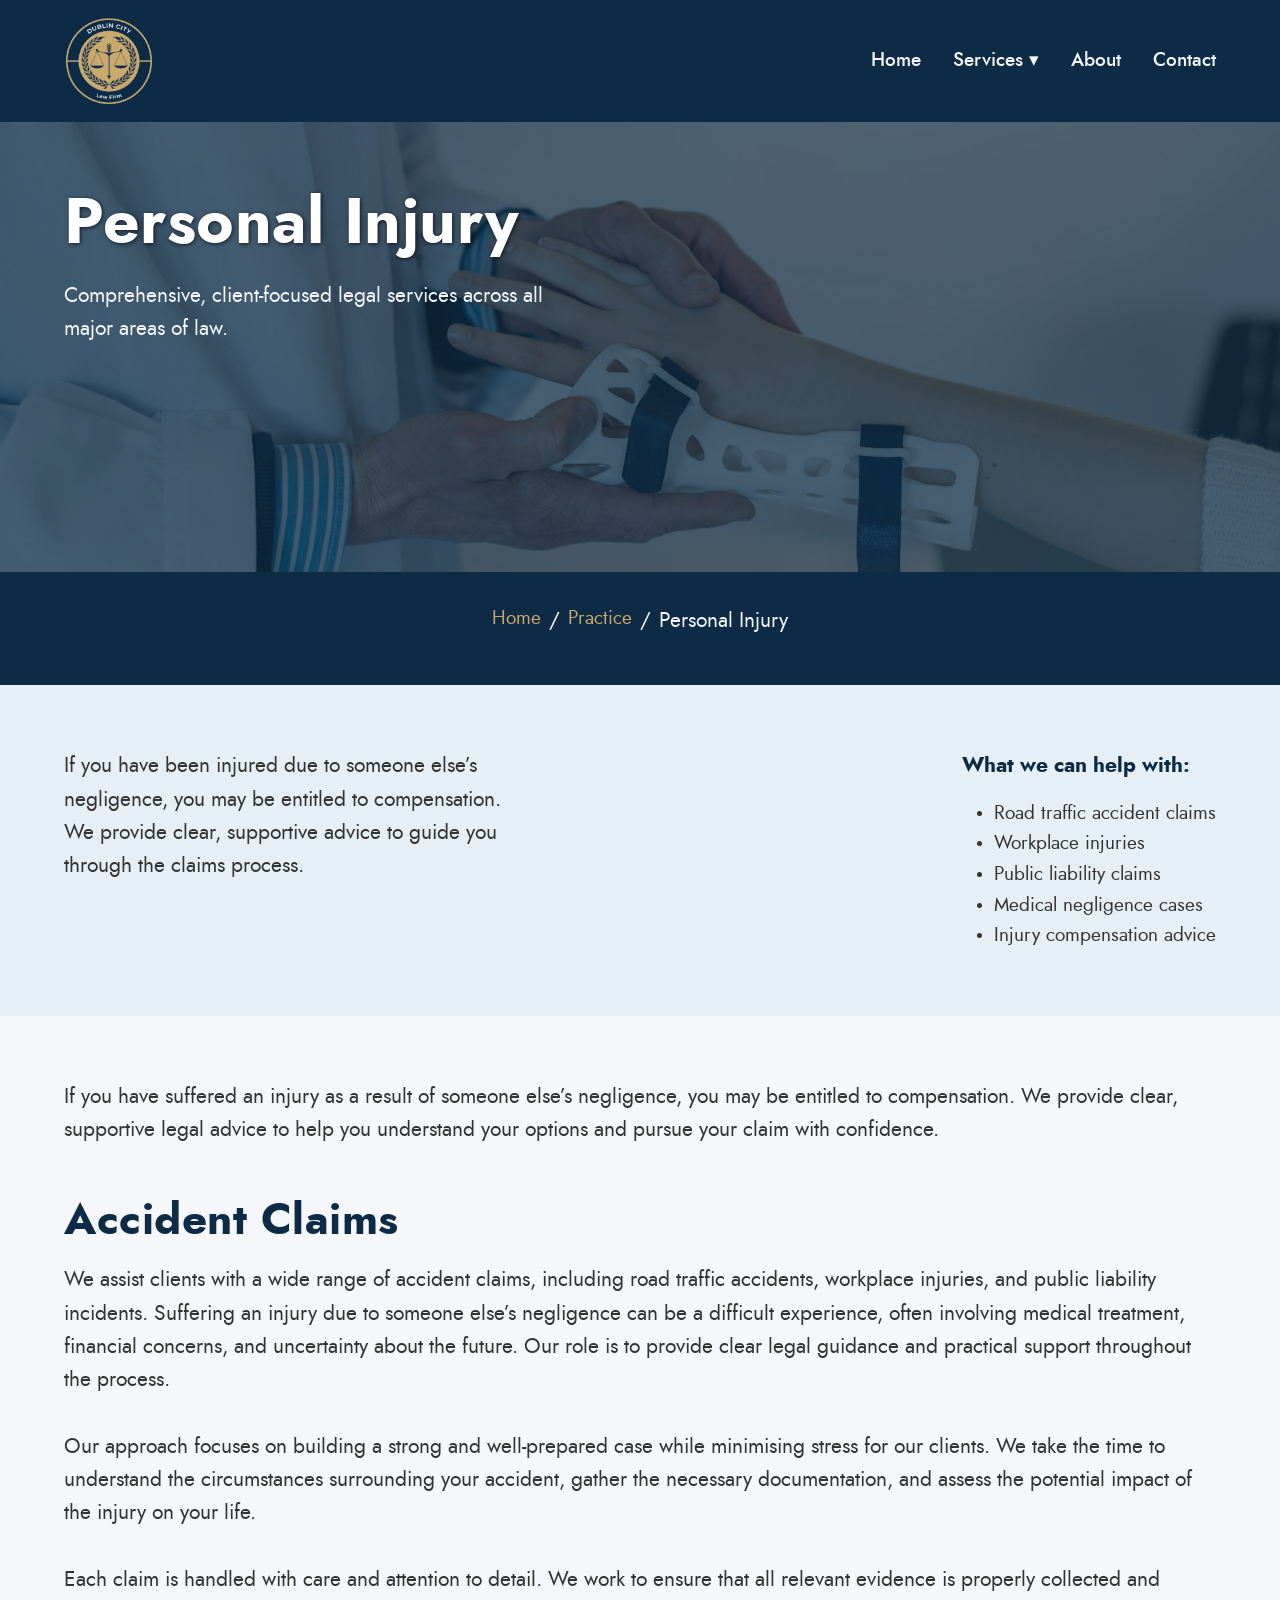
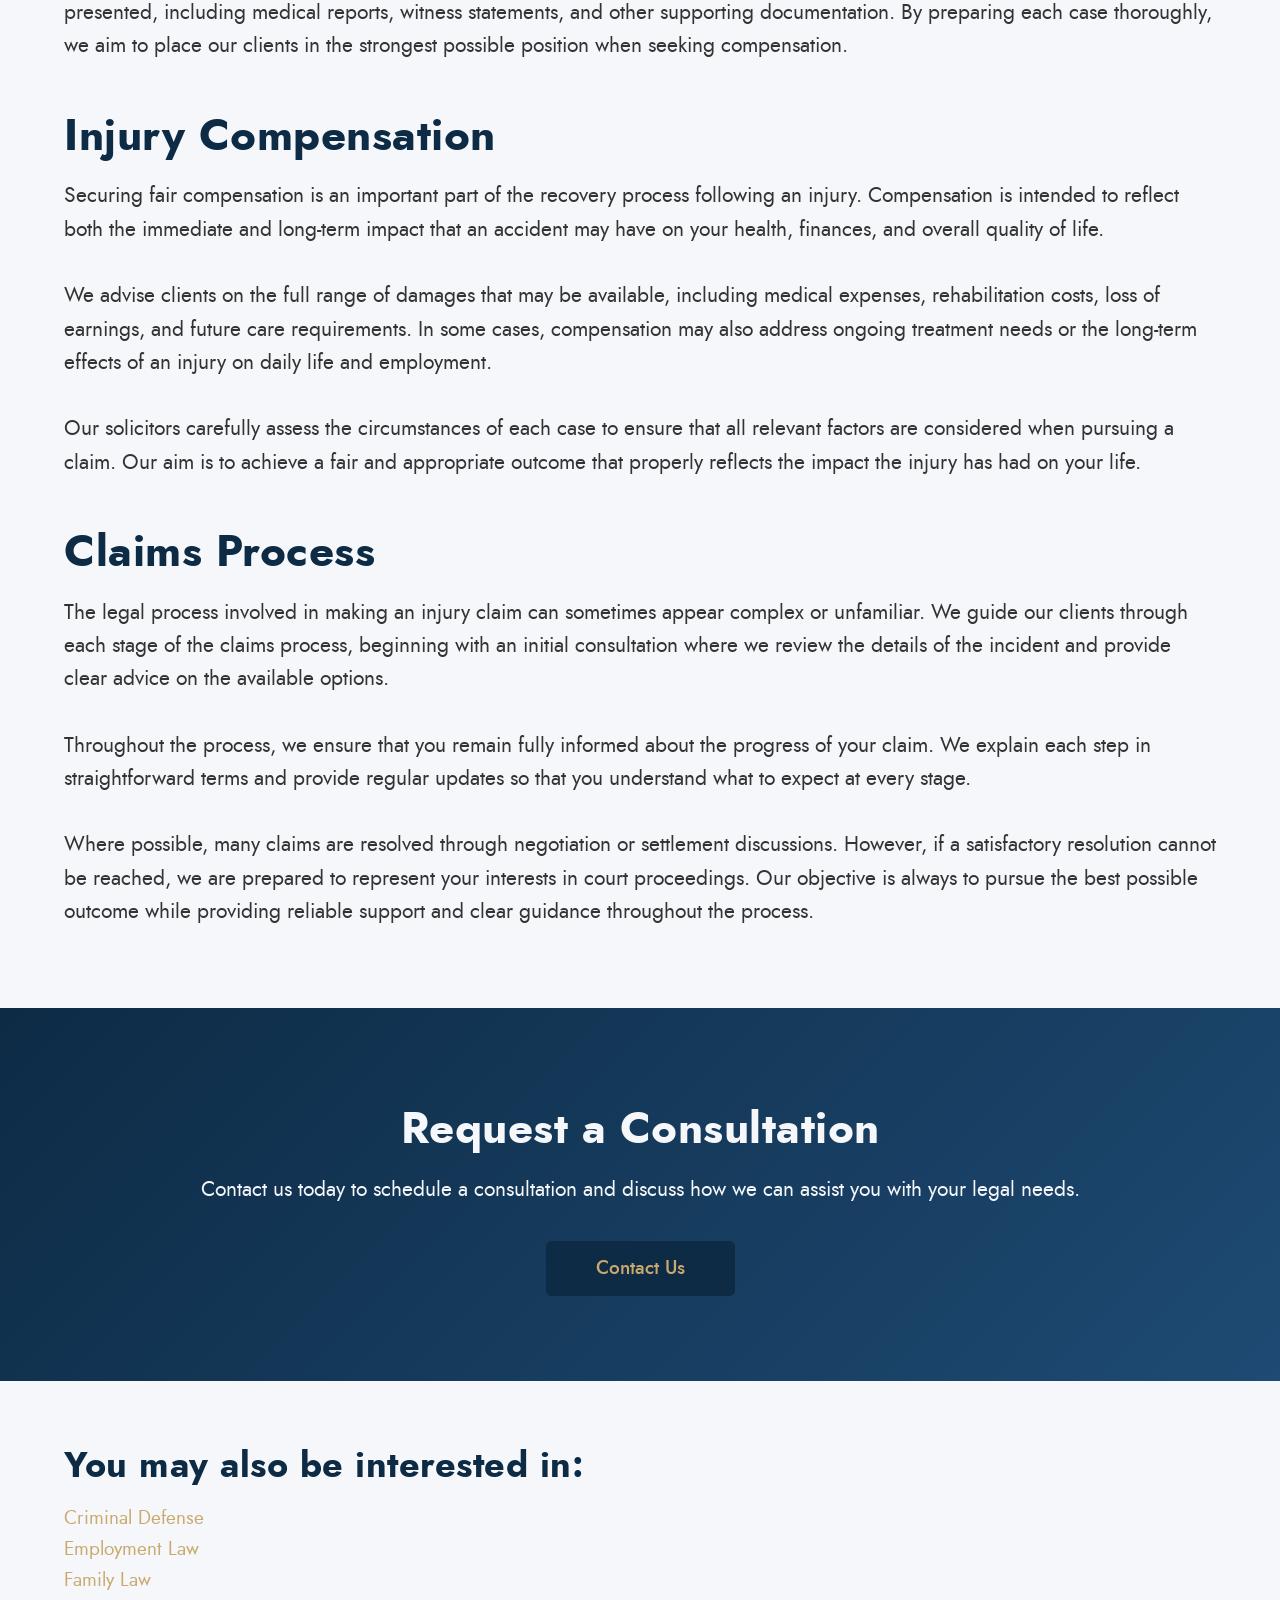
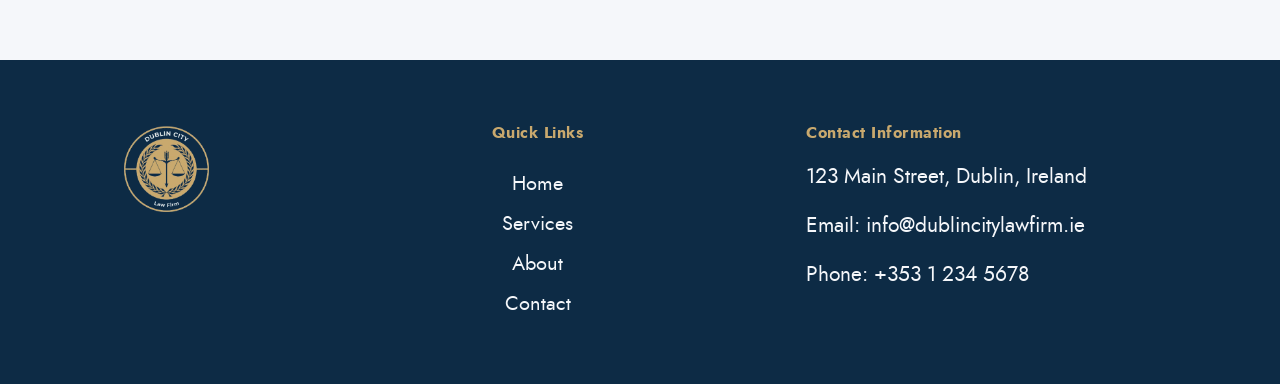
<file: pages/service-pages/personal-injury.html>
<!DOCTYPE html>
<html lang="en">
    <head>
        <meta charset="UTF-8">
        <meta name="viewport" content="width=device-width, initial-scale=1.0">
        
        <title>Dublin City Law Group</title>

        <script src="../../sripts/nav.js" defer></script>
        <script src="../../sripts/faq.js" defer></script>
        <link rel="icon" type="image/x-icon" href="../../assets/logos/favicon.ico">
        <link rel="stylesheet" href="../../styles/base.css">
        <link rel="stylesheet" href="../../styles/layout.css">
        <link rel="stylesheet" href="../../styles/components/buttons.css">
        <link rel="stylesheet" href="../../styles/components/hero.css">
        <link rel="stylesheet" href="../../styles/components/page-nav.css">
        <link rel="stylesheet" href="../../styles/pages/services-pages.css">
    </head>
    <body>
        <!-- Navigation -->
        <header>
            <a href="../../index.html"><img src="../../assets/logos/transparent-logo.png" alt="Logo"></a>

            <button class="nav-toggle" id="navToggle">
                <span></span>
                <span></span>
                <span></span>
            </button>

            <nav id="navMenu">
                <ul>
                    <li><a href="../../index.html">Home</a></li>
                    <li class="has-submenu">
                        <a href="../../pages/services.html">Services ▾</a>

                        <ul class="submenu">
                            <li><a href="../../pages/service-pages/corporate-law.html">Corporate Law</a></li>
                            <li><a href="../../pages/service-pages/criminal-defense.html">Criminal Law</a></li>
                            <li><a href="../../pages/service-pages/employment-law.html">Employment Law</a></li>
                            <li><a href="../../pages/service-pages/family-law.html">Family Law</a></li>
                            <li><a href="../../pages/service-pages/personal-injury.html">Personal Injury</a></li>
                            <li><a href="../../pages/service-pages/property-law.html">Property Law</a></li>
                        </ul>
                    </li>
                    <li><a href="../../pages/about.html">About</a></li>
                    <li><a href="../../pages/contact.html">Contact</a></li>
                </ul>
            </nav>
        </header>
        <div class="overlay" id="overlay"></div>

        <main>
            <section class="hero hero--small">
                <div class="hero-wrapper container">
                    <div class="hero-bg-image">
                        <img src="../../assets/images/personal-injury.webp" alt="services hero image">
                    </div>
                    <div class="hero-overlay"></div>
                    <div class="hero-content">
                        <h1>Personal Injury</h1>
                        <p>Comprehensive, client-focused legal services across all major areas of law.</p>
                    </div>
                </div>
            </section>

            <section class="page-navigation-section">
                <div class="page-navigation container">
                    <a href="../../index.html">Home</a>
                    <p>/</p>
                    <a href="../service-pages/corporate-law.html">Practice</a>
                    <p>/</p>
                    <p>Personal Injury</p>
                </div>
            </section>

            <section class="page-intro-section">
                <div class="container">
                    <div class="single-page-intro-para">
                        <p>
                            If you have been injured due to someone else’s negligence, you may be entitled to compensation. We provide clear, supportive advice to guide you through the claims process.
                        </p>
                    </div>
                    <div class="single-page-intro-list">
                        <p class="single-page-intro-list-label">What we can help with:</p>
                        <ul class="intro-list">
                            <li>Road traffic accident claims</li>
                            <li>Workplace injuries</li>
                            <li>Public liability claims</li>
                            <li>Medical negligence cases</li>
                            <li>Injury compensation advice</li>
                        </ul>
                    </div>
                </div>
            </section>

            <section class="page-article-section">
                <div class="container">
                    <p>
                        If you have suffered an injury as a result of someone else’s negligence, you may be entitled to compensation. We provide clear, supportive legal advice to help you understand your options and pursue your claim with confidence.
                    </p>
                
                    <h2>Accident Claims</h2>

                    <p>
                        We assist clients with a wide range of accident claims, including road traffic accidents, workplace injuries, and public liability incidents. Suffering an injury due to someone else’s negligence can be a difficult experience, often involving medical treatment, financial concerns, and uncertainty about the future. Our role is to provide clear legal guidance and practical support throughout the process.
                        <br><br>
                        Our approach focuses on building a strong and well-prepared case while minimising stress for our clients. We take the time to understand the circumstances surrounding your accident, gather the necessary documentation, and assess the potential impact of the injury on your life.
                        <br><br>
                        Each claim is handled with care and attention to detail. We work to ensure that all relevant evidence is properly collected and presented, including medical reports, witness statements, and other supporting documentation. By preparing each case thoroughly, we aim to place our clients in the strongest possible position when seeking compensation.
                    </p>
                
                    <h2>Injury Compensation</h2>

                    <p>
                        Securing fair compensation is an important part of the recovery process following an injury. Compensation is intended to reflect both the immediate and long-term impact that an accident may have on your health, finances, and overall quality of life.
                        <br><br>
                        We advise clients on the full range of damages that may be available, including medical expenses, rehabilitation costs, loss of earnings, and future care requirements. In some cases, compensation may also address ongoing treatment needs or the long-term effects of an injury on daily life and employment.
                        <br><br>
                        Our solicitors carefully assess the circumstances of each case to ensure that all relevant factors are considered when pursuing a claim. Our aim is to achieve a fair and appropriate outcome that properly reflects the impact the injury has had on your life.
                    </p>

                    <h2>Claims Process</h2>

                    <p>
                        The legal process involved in making an injury claim can sometimes appear complex or unfamiliar. We guide our clients through each stage of the claims process, beginning with an initial consultation where we review the details of the incident and provide clear advice on the available options.
                        <br><br>
                        Throughout the process, we ensure that you remain fully informed about the progress of your claim. We explain each step in straightforward terms and provide regular updates so that you understand what to expect at every stage.
                        <br><br>
                        Where possible, many claims are resolved through negotiation or settlement discussions. However, if a satisfactory resolution cannot be reached, we are prepared to represent your interests in court proceedings. Our objective is always to pursue the best possible outcome while providing reliable support and clear guidance throughout the process.
                    </p>
                </div>
            </section>

            <!-- Call to Action Section -->
            <section class="small-cta">
                <div class="container">
                    <h2>Request a Consultation</h2>
                    <p>Contact us today to schedule a consultation and discuss how we can assist you with your legal needs.</p>
                    <a class="btn-primary" href="../../pages/contact.html">Contact Us</a>
                </div>
            </section>

            <section class="page-nav-bottom-section">
                <div class="bottom-page-nav container">
                    <h3>You may also be interested in:</h3>
                    <a href="../../pages/service-pages/criminal-defense.html">Criminal Defense</a>
                    <a href="../../pages/service-pages/employment-law.html">Employment Law</a>
                    <a href="../../pages/service-pages/family-law.html">Family Law</a>
                </div>
            </section>
        </main>

        <!-- Footer -->
        <footer>
            <div class="container">
                <div class="footer grid">
                    <img src="../../assets/logos/transparent-logo.png" alt="footer logo">
                    <div class="footer-services-links flex">
                            <h4>Quick Links</h4>
                            <a href="../../index.html">Home</a>
                            <a href="../pages/services.html">Services</a>
                            <a href="../pages/about.html">About</a>
                            <a href="../pages/contact.html">Contact</a>
                        </div>
                        <div class="footer-contact-info">
                            <h4>Contact Information</h4>
                            <p>123 Main Street, Dublin, Ireland</p>
                            <p>Email: info@dublincitylawfirm.ie</p>
                            <p>Phone: +353 1 234 5678</p>
                        </div>
                    </div>
                </div>
            </div>
        </footer>
    </body>
</html>
</file>
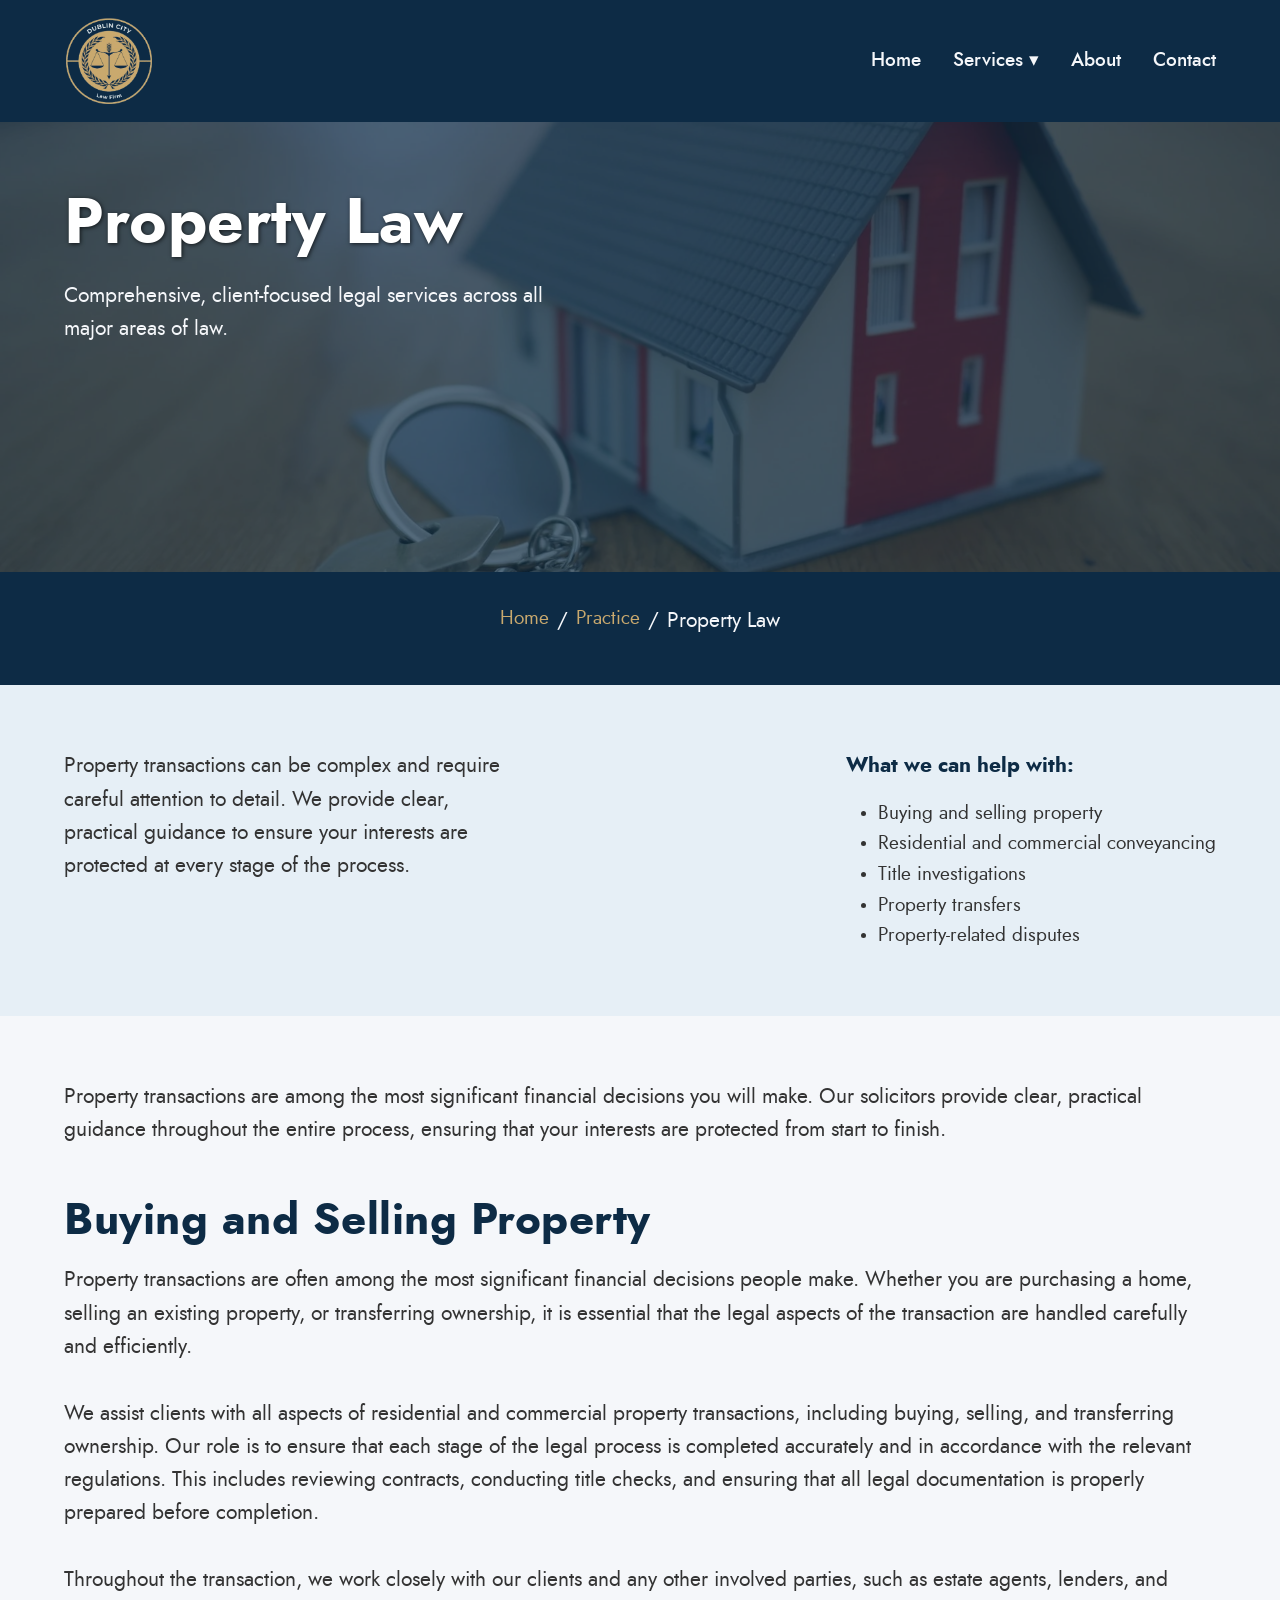
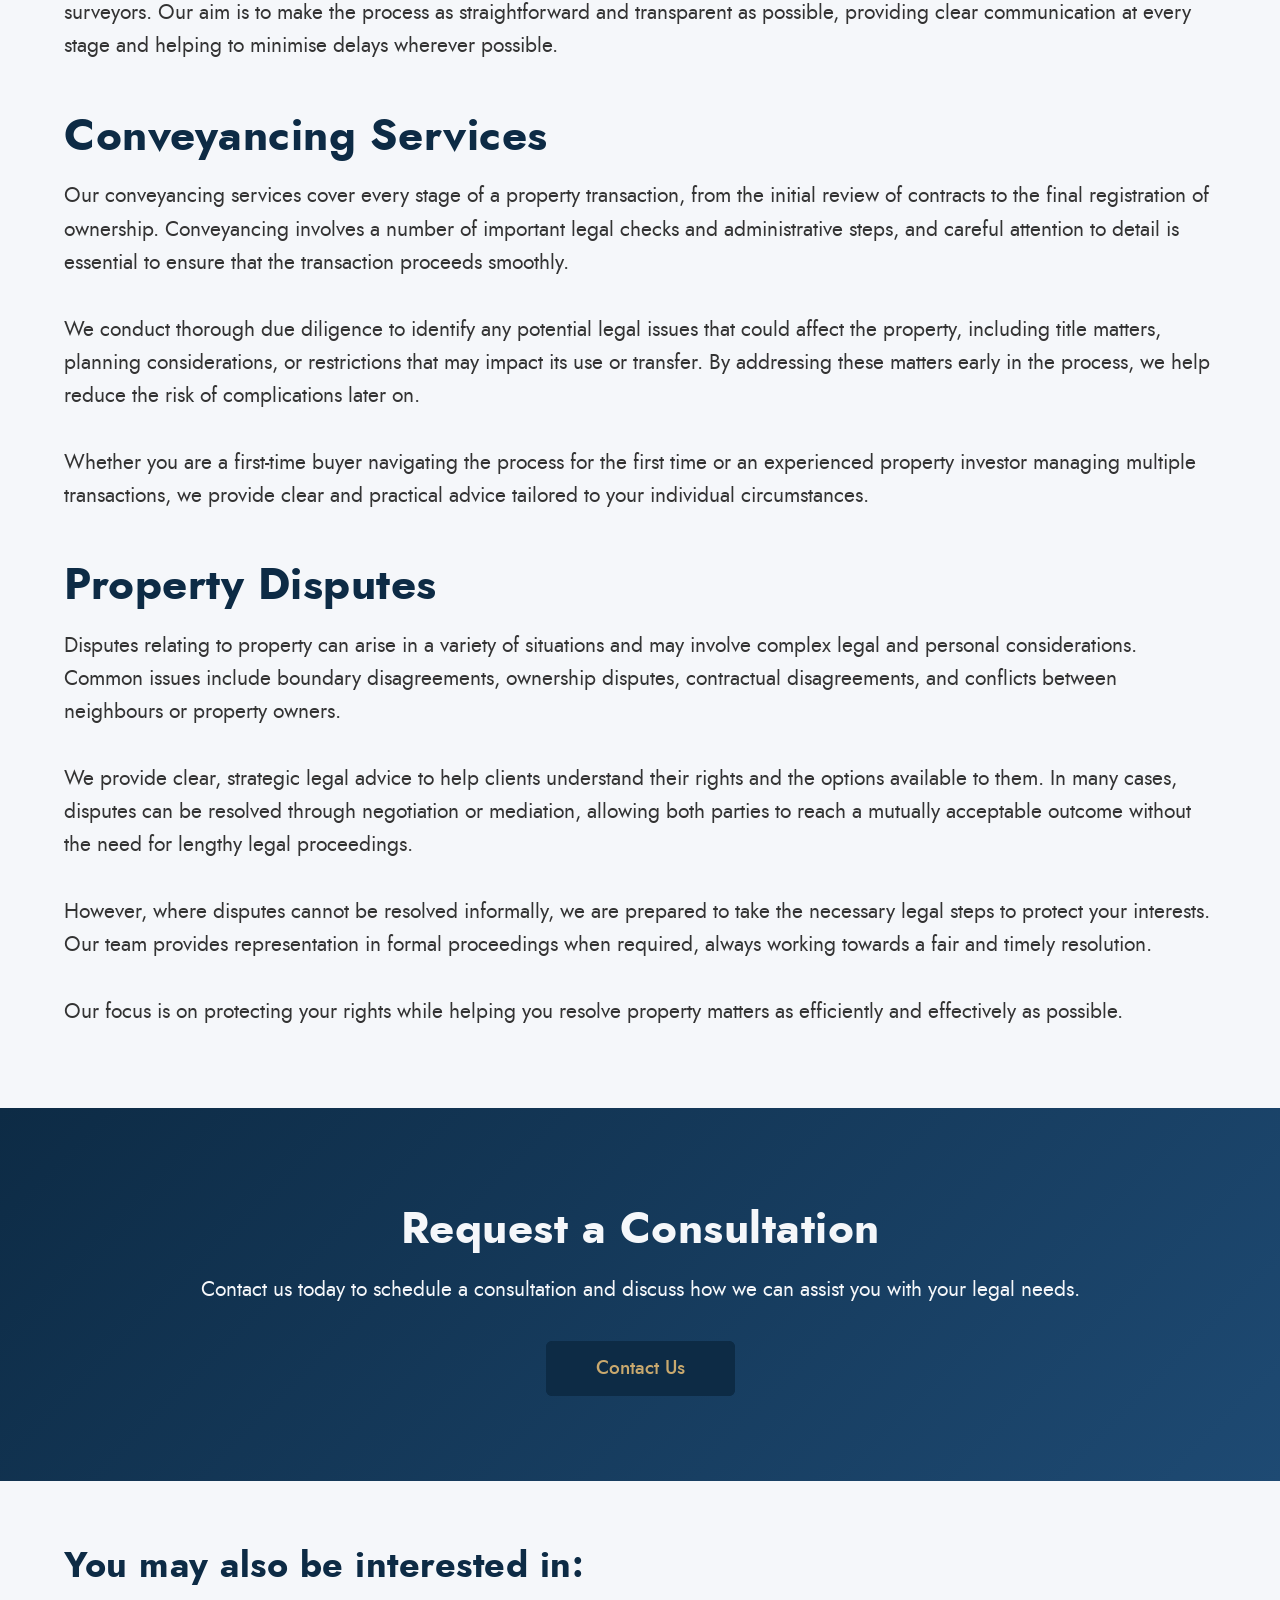
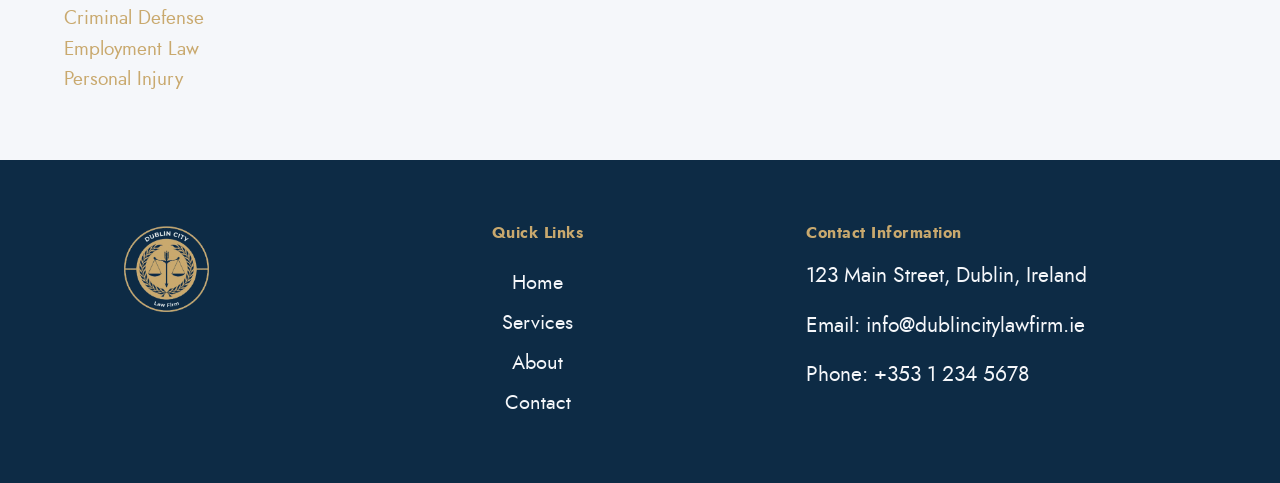
<file: pages/service-pages/property-law.html>
<!DOCTYPE html>
<html lang="en">
    <head>
        <meta charset="UTF-8">
        <meta name="viewport" content="width=device-width, initial-scale=1.0">
        
        <title>Dublin City Law Group</title>

        <script src="../../sripts/nav.js" defer></script>
        <script src="../../sripts/faq.js" defer></script>
        <link rel="icon" type="image/x-icon" href="../../assets/logos/favicon.ico">
        <link rel="stylesheet" href="../../styles/base.css">
        <link rel="stylesheet" href="../../styles/layout.css">
        <link rel="stylesheet" href="../../styles/components/buttons.css">
        <link rel="stylesheet" href="../../styles/components/hero.css">
        <link rel="stylesheet" href="../../styles/components/page-nav.css">
        <link rel="stylesheet" href="../../styles/pages/services-pages.css">
    </head>
    <body>
        <!-- Navigation -->
        <header>
            <a href="../../index.html"><img src="../../assets/logos/transparent-logo.png" alt="Logo"></a>

            <button class="nav-toggle" id="navToggle">
                <span></span>
                <span></span>
                <span></span>
            </button>

            <nav id="navMenu">
                <ul>
                    <li><a href="../../index.html">Home</a></li>
                    <li class="has-submenu">
                        <a href="../../pages/services.html">Services ▾</a>

                        <ul class="submenu">
                            <li><a href="../../pages/service-pages/corporate-law.html">Corporate Law</a></li>
                            <li><a href="../../pages/service-pages/criminal-defense.html">Criminal Law</a></li>
                            <li><a href="../../pages/service-pages/employment-law.html">Employment Law</a></li>
                            <li><a href="../../pages/service-pages/family-law.html">Family Law</a></li>
                            <li><a href="../../pages/service-pages/personal-injury.html">Personal Injury</a></li>
                            <li><a href="../../pages/service-pages/property-law.html">Property Law</a></li>
                        </ul>
                    </li>
                    <li><a href="../../pages/about.html">About</a></li>
                    <li><a href="../../pages/contact.html">Contact</a></li>
                </ul>
            </nav>
        </header>
        <div class="overlay" id="overlay"></div>

        <main>
            <section class="hero hero--small">
                <div class="hero-wrapper container">
                    <div class="hero-bg-image">
                        <img src="../../assets/images/property-law.webp" alt="services hero image">
                    </div>
                    <div class="hero-overlay"></div>
                    <div class="hero-content">
                        <h1>Property Law</h1>
                        <p>Comprehensive, client-focused legal services across all major areas of law.</p>
                    </div>
                </div>
            </section>

            <section class="page-navigation-section">
                <div class="page-navigation container">
                    <a href="../../index.html">Home</a>
                    <p>/</p>
                    <a href="../service-pages/corporate-law.html">Practice</a>
                    <p>/</p>
                    <p>Property Law</p>
                </div>
            </section>

            <section class="page-intro-section">
                <div class="container">
                    <div class="single-page-intro-para">
                        <p>
                            Property transactions can be complex and require careful attention to detail. We provide clear, practical guidance to ensure your interests are protected at every stage of the process.
                        </p>
                    </div>
                    <div class="single-page-intro-list">
                        <p class="single-page-intro-list-label">What we can help with:</p>
                        <ul class="intro-list">
                            <li>Buying and selling property</li>
                            <li>Residential and commercial conveyancing</li>
                            <li>Title investigations</li>
                            <li>Property transfers</li>
                            <li>Property-related disputes</li>
                        </ul>
                    </div>
                </div>
            </section>

            <section class="page-article-section">
                <div class="container">
                    <p>
                        Property transactions are among the most significant financial decisions you will make. Our solicitors provide clear, practical guidance throughout the entire process, ensuring that your interests are protected from start to finish.
                    </p>
                
                    <h2>Buying and Selling Property</h2>

                    <p>
                        Property transactions are often among the most significant financial decisions people make. Whether you are purchasing a home, selling an existing property, or transferring ownership, it is essential that the legal aspects of the transaction are handled carefully and efficiently.
                        <br><br>
                        We assist clients with all aspects of residential and commercial property transactions, including buying, selling, and transferring ownership. Our role is to ensure that each stage of the legal process is completed accurately and in accordance with the relevant regulations. This includes reviewing contracts, conducting title checks, and ensuring that all legal documentation is properly prepared before completion.
                        <br><br>
                        Throughout the transaction, we work closely with our clients and any other involved parties, such as estate agents, lenders, and surveyors. Our aim is to make the process as straightforward and transparent as possible, providing clear communication at every stage and helping to minimise delays wherever possible.
                    </p>
                
                    <h2>Conveyancing Services</h2>

                    <p>
                        Our conveyancing services cover every stage of a property transaction, from the initial review of contracts to the final registration of ownership. Conveyancing involves a number of important legal checks and administrative steps, and careful attention to detail is essential to ensure that the transaction proceeds smoothly.
                        <br><br>
                        We conduct thorough due diligence to identify any potential legal issues that could affect the property, including title matters, planning considerations, or restrictions that may impact its use or transfer. By addressing these matters early in the process, we help reduce the risk of complications later on.
                        <br><br>
                        Whether you are a first-time buyer navigating the process for the first time or an experienced property investor managing multiple transactions, we provide clear and practical advice tailored to your individual circumstances.
                    </p>

                    <h2>Property Disputes</h2>

                    <p>
                        Disputes relating to property can arise in a variety of situations and may involve complex legal and personal considerations. Common issues include boundary disagreements, ownership disputes, contractual disagreements, and conflicts between neighbours or property owners.
                        <br><br>
                        We provide clear, strategic legal advice to help clients understand their rights and the options available to them. In many cases, disputes can be resolved through negotiation or mediation, allowing both parties to reach a mutually acceptable outcome without the need for lengthy legal proceedings.
                        <br><br>
                        However, where disputes cannot be resolved informally, we are prepared to take the necessary legal steps to protect your interests. Our team provides representation in formal proceedings when required, always working towards a fair and timely resolution.
                        <br><br>
                        Our focus is on protecting your rights while helping you resolve property matters as efficiently and effectively as possible.
                    </p>
                </div>
            </section>

            <!-- Call to Action Section -->
            <section class="small-cta">
                <div class="container">
                    <h2>Request a Consultation</h2>
                    <p>Contact us today to schedule a consultation and discuss how we can assist you with your legal needs.</p>
                    <a class="btn-primary" href="../../pages/contact.html">Contact Us</a>
                </div>
            </section>

            <section class="page-nav-bottom-section">
                <div class="bottom-page-nav container">
                    <h3>You may also be interested in:</h3>
                    <a href="../../pages/service-pages/criminal-defense.html">Criminal Defense</a>
                    <a href="../../pages/service-pages/employment-law.html">Employment Law</a>
                    <a href="../../pages/service-pages/personal-injury.html">Personal Injury</a>
                </div>
            </section>
        </main>

        <!-- Footer -->
        <footer>
            <div class="container">
                <div class="footer grid">
                    <img src="../../assets/logos/transparent-logo.png" alt="footer logo">
                    <div class="footer-services-links flex">
                            <h4>Quick Links</h4>
                            <a href="../../index.html">Home</a>
                            <a href="../pages/services.html">Services</a>
                            <a href="../pages/about.html">About</a>
                            <a href="../pages/contact.html">Contact</a>
                        </div>
                        <div class="footer-contact-info">
                            <h4>Contact Information</h4>
                            <p>123 Main Street, Dublin, Ireland</p>
                            <p>Email: info@dublincitylawfirm.ie</p>
                            <p>Phone: +353 1 234 5678</p>
                        </div>
                    </div>
                </div>
            </div>
        </footer>
    </body>
</html>
</file>
<file: styles/base.css>
/* ---------------------------- CSS RESET ------------------------------- */
*, *::before, *::after {
    box-sizing: border-box;
}

* {
    margin: 0;
    padding: 0;
}

html {
    scroll-behavior: smooth;
    background-color: #FAF7F2;
    overflow-x: hidden;
}

img {
    max-width: 100%;
    display: block;
}

ul, ol {
    list-style: none;
}

h1, h2, h3, h4, h5, h6 {
    text-wrap: balance;
}

a:focus {
    outline: 2px solid #1E1E1E;
    outline-offset: 2px;
}

button {
    cursor: pointer;
    border: none;
    background: none;
    font-family: inherit;
}

/* ---------------------------- FONTS ------------------------------- */
@font-face {
    font-family: 'Lora';
    src: url('../assets/fonts/lora-regular-webfont.woff2') format('woff2');
    font-weight: 400;
    font-style: normal;
    font-display: swap;
}

@font-face {
    font-family: 'Jost';
    src: url('../assets/fonts/jost-400-book-webfont.woff2') format('woff2');
    font-weight: 400;
    font-style: normal;
    font-display: swap;
}

@font-face {
    font-family: 'Jost';
    src: url('../assets/fonts/jost-500-medium-webfont.woff2') format('woff2');
    font-weight: 500;
    font-style: normal;
    font-display: swap;
}

@font-face {
    font-family: 'Jost';
    src: url('../assets/fonts/jost-700-bold-webfont.woff2') format('woff2');
    font-weight: 700;
    font-style: normal;
    font-display: swap;
}

/* ---------------------------- VARIABLES ------------------------------- */
:root {
    /* Colors */
    --color-primary: #0D2B45;       /* deep navy */
    --color-section-soft: #E6EFF6; /* light blue-gray for section backgrounds */
    --color-secondary: #C9A96E;     /* gold */
    --color-accent: #1E4A73;        /* mid-blue */
    --color-neutral-light: #F5F7FA; /* background */
    --color-neutral-dark: #333333;  /* text */
    --color-bronze: #8C6239;        /* optional accent */

    /* Typography */
    --font-primary: 'Jost', sans-serif;
    --font-secondary: 'Lora', serif;

    --font-weight-regular: 400;
    --font-weight-medium: 500;
    --font-weight-bold: 700;

    /* Font Sizes */
    --fs-h1: 3rem;
    --fs-h2: 2.25rem;
    --fs-h3: 1.75rem;
    --fs-h4: 1.5rem;
    --fs-h5: 1.25rem;
    --fs-h6: 1rem;
    --fs-body: 1rem;
    --fs-small: 0.875rem;

    /* Line Heights */
    --lh-h1: 1.2;
    --lh-h2: 1.3;
    --lh-h3: 1.35;
    --lh-body: 1.6;

    /* Letter Spacing */
    --ls-heading: 0.5px;
    --ls-body: 0px;

    /* Logo */
    --logo-size: 70px;

    /* Icons */
    --icon-size: 84px;

    /* Layout / UI */
    --container-width: 1920px;
    --container-padding: 1rem;
    --section-heading-padding: 1rem;
    --radius: 6px;
    --shadow: 1px 1px 5px rgba(0,0,0,0.2);

    /* Transitions */
    --transition-fast: 0.2s ease;
    --transition-medium: 0.3s ease;
    --transition-slow: 0.5s ease;
}

/* Responsive Breakpoints */

@media (min-width: 768px) {
:root {
    
    --container-padding: 2rem;

    --section-heading-padding: 2rem;

    /* Logo size */
    --logo-size: 80px;
    }
}

@media (min-width: 1024px) {
:root {
    --container-padding: 4rem;

    /* Logo size */
    --logo-size: 90px;
    }
}

@media (min-width: 1440px) {
:root {
    --container-padding: 8rem;

    /* Logo size */
    --logo-size: 100px;
    }
}
@media (min-width: 1920px) {
:root {
    --container-padding: 12rem;

    /* Logo size */
    --logo-size: 110px;

    }
}

/* ---------------------------- TYPOGRAPHY ------------------------------- */
body {
    font-family: var(--font-primary);
    font-weight: var(--font-weight-regular);
    font-size: var(--fs-body);
    line-height: var(--lh-body);
    letter-spacing: var(--ls-body);
    color: var(--color-neutral-dark);
    background-color: var(--color-neutral-light);
}

h1,h2,h3,h4,h5,h6 {
    font-family: var(--font-primary);
    font-weight: var(--font-weight-bold);
    line-height: 1.2;
    letter-spacing: var(--ls-heading);
    color: var(--color-primary);
    margin-bottom: 1rem;
}

p {
    margin-bottom: 1rem;
}

a {
    color: var(--color-primary);
    text-decoration: none;
    transition: color var(--transition-medium);
}

a:hover, a:focus {
    color: var(--color-accent);
}

/* ---------------------------- LAYOUT HELPERS ------------------------------- */
.container {
    max-width: var(--container-width);
    margin: 0;
    padding: 4rem var(--container-padding);
}

.section-heading {
    padding-bottom: var(--section-heading-padding);
}

/* ---------------------------- BUTTON DEFAULTS ------------------------------- */
button {
    font-family: var(--font-primary);
    font-weight: var(--font-weight-medium);
    font-size: var(--fs-body);
    cursor: pointer;
    border-radius: var(--radius);
    transition: all var(--transition-medium);
}

/* ---------------------------- IMAGES ------------------------------- */
img {
    display: block;
    max-width: 100%;
}

/* ---------------------------- TRANSITIONS / EFFECTS ------------------------------- */
/*
a, button {
    transition: all var(--transition-medium);
}
*/
button {
    transition: background-color var(--transition-medium), color var(--transition-medium), border-color var(--transition-medium);
}

a {
    transition: color var(--transition-medium);
}

/* ---------------------------- RESPONSIVE RULES ------------------------------- */

/* Mobile-first (base is mobile) */

/* Typography adjustments */
@media (min-width: 768px) {
    h1 { font-size: 3.5rem; }
    h2 { font-size: 2.5rem; }
    h3 { font-size: 2rem; }
    p { font-size: 1.2rem; }

    .container { padding: 4rem var(--container-padding); }
}

@media (min-width: 1024px) {
    h1 { font-size: 4rem; }
    h2 { font-size: 2.75rem; }
    h3 { font-size: 2.25rem; }
    a { font-size: 1.2rem; }
    p { font-size: 1.3rem; }

    .container { padding: 4rem var(--container-padding); }
}

@media (min-width: 1440px) {
    h1 { font-size: 4.5rem; }
    h2 { font-size: 3rem; }
    h3 { font-size: 2.5rem; }
    a { font-size: 1.6rem; }
    p { font-size: 1.4rem; }

    .container { padding: 4rem var(--container-padding); }
}

/* Optional: responsive utilities */
@media (max-width: 767px) {
    .flex {
        flex-direction: column;
    }
}
</file>
<file: styles/layout.css>
/* ---------------------------- HEADER ------------------------------- */
header {
    width: 100%;
    background-color: var(--color-primary);
    color: var(--color-neutral-light);
    padding: 1rem var(--container-padding);

    display: flex;
    justify-content: space-between;
    align-items: center;

    position: relative;
    z-index: 100;
}

/* Logo */
header img {
    height: var(--logo-size);
    width: var(--logo-size);
    object-fit: contain;
}

/* ---------------- NAV ---------------- */
header nav {
    display: flex;
}

/* NAV LIST */
header nav ul {
    display: flex;
    gap: 2rem;
    list-style: none;
}

/* LINKS */
header a {
    color: var(--color-neutral-light);
    font-weight: var(--font-weight-medium);
    text-decoration: none;
    transition: color var(--transition-medium);
}

header a:hover,
header a:focus {
    color: var(--color-secondary);
}

#navMenu a.active {
    color: var(--color-secondary);
}


/* ---------------- HAMBURGER BUTTON ---------------- */
.nav-toggle {
    display: none;
    flex-direction: column;
    justify-content: center;
    gap: 5px;

    background: none;
    border: none;
    cursor: pointer;
    padding: 0.5rem;
}

.nav-toggle span {
    width: 25px;
    height: 3px;
    background-color: var(--color-secondary);
    display: block;
    transition: var(--transition-medium);
}

/* ACTIVE STATE (hamburger → X) */
.nav-toggle.active span:nth-child(1) {
    transform: translateY(8px) rotate(45deg);
}

.nav-toggle.active span:nth-child(2) {
    opacity: 0;
}

.nav-toggle.active span:nth-child(3) {
    transform: translateY(-8px) rotate(-45deg);
}

.nav-toggle {
    position: relative;
    z-index: 110; /* higher than nav */
}

/* ---------------- OVERLAY ---------------- */
.overlay {
    position: fixed;
    inset: 0;
    background: rgba(0,0,0,0.5);

    opacity: 0;
    visibility: hidden;

    transition: opacity var(--transition-medium), visibility var(--transition-medium);

    z-index: 90;
}

/* Active overlay */
.overlay.active {
    opacity: 1;
    visibility: visible;
}



/* ---------------- MOBILE MENU ---------------- */
@media (max-width: 767px) {

    /* Stack header */
    header {
        flex-direction: row;
        position: fixed;
        top: 0;
    }

    /* Remove all active/hover/focus highlight from submenu links on mobile */
    #navMenu .submenu a,
    #navMenu .submenu a:active,
    #navMenu .submenu a:focus,
    #navMenu .submenu a:hover {
        color: inherit;       /* keep text color same as normal */
        background: none;     /* remove background highlight */
        transition: none;     /* disable transition easing */
    }

    /* Show hamburger */
    .nav-toggle {
        display: flex;
    }

    /* NAV PANEL */
    header nav {
        position: fixed;
        top: 0;
        right: 0;

        height: 100vh;
        width: 75%;
        max-width: 300px;

        background-color: var(--color-primary);

        flex-direction: column;
        justify-content: center;
        align-items: center;

        transform: translateX(100%);
        transition: transform var(--transition-medium);

        box-shadow: -5px 0 15px rgba(0,0,0,0.2);

        z-index: 100;
    }

    /* ACTIVE STATE */
    header nav.active {
        transform: translateX(0);
    }

    /* Vertical nav */
    header nav ul {
        flex-direction: column;
        gap: 1.5rem;
        text-align: center;
    }

    .no-scroll {
        overflow: hidden;
        position: fixed;
        width: 100%;
    }

    /* MOBILE SUBMENU */

    .submenu {
        position: static;
        opacity: 1;
        visibility: visible;
        transform: none;

        display: none;
        flex-direction: column;
        gap: 1rem;

        margin-top: 0.5rem;
    }

    .has-submenu.open .submenu {
        display: flex;
        margin-top: 1rem;
    }

   
}


/* ---------------------------- NAV (LAPTOP & DESKTOP) ------------------------------- */
@media (min-width: 768px) {

    header {
        position: sticky;
        top: 0;
    }

    nav ul {
        display: flex;
        gap: 2rem;
        list-style: none;
    }

    nav ul li a {
        position: relative;
        text-decoration: none;
        color: inherit;
        padding: 0.25rem 0;
    }

    /* underline */
    nav ul li a::after {
        content: "";
        position: absolute;
        left: 0;
        bottom: -4px;
        width: 100%;
        height: 2px;
        background: currentColor;

        transform: scaleX(0);
        transform-origin: center;
        transition: transform 0.3s ease;
    }

    /* hover */
    nav ul li a:hover::after {
        transform: scaleX(1);
    }

    nav ul li a.active::after {
        transform: scaleX(1);
    }

    /* ---------------- SUBMENU (DESKTOP) ---------------- */

    .has-submenu {
        position: relative;
    }

    .has-submenu .submenu {
        position: absolute;
        top: 100%;
        left: 0;

        background: var(--color-primary);
        list-style: none;

        padding: 1rem 0;
        min-width: 240px;

        display: flex;
        flex-direction: column;
        gap: 0;

        opacity: 0;
        visibility: hidden;
        transform: translateY(10px);

        transition: var(--transition-medium);
    }

    .submenu li a {
        padding: 0.5rem 1.5rem;
        display: inline-block;
        margin-bottom: 0.2rem;
    }

    .has-submenu:hover .submenu {
        opacity: 1;
        visibility: visible;
        transform: translateY(0);
    }

    .submenu li a::after {
        left: 1.5rem;        /* align with padding */
        width: calc(100% - 3rem); /* subtract padding */
        bottom: -1px;
    }
}

/* ---------------- SUBMENU BASE ---------------- */

.submenu {
    list-style: none;
    padding: 0;
    margin: 0;
}



/* ---------------------------- FOOTER ------------------------------- */
footer {
    background-color: var(--color-primary);
    color: var(--color-neutral-light);
    text-align: center;
    font-size: var(--fs-medium);
}

footer a {
    color: var(--color-neutral-light);
    font-size: var(--fs-h5);
}

footer a:hover,
footer a:focus {
    color: var(--color-secondary);
}

footer img {
    height: var(--logo-size);
    width: var(--logo-size);
    object-fit: contain;
    margin: 0 auto;
}

footer h4 {
    color: var(--color-secondary);
}

footer .grid { 
    gap: 4rem;
}

.footer-services-links.flex {
    gap: 0.5rem;
}



@media (min-width: 768px) {
    footer .grid {
        grid-template-columns: 0.6fr 1.2fr 1.2fr;
        align-items: flex-start;
    }

    .footer-contact-info {
        text-align: left;
    }
}

/* ---------------------------- SMALL CTA ------------------------------- */

.small-cta {
    background: linear-gradient(
    135deg,
    #0D2B45 0%,
    #1E4A73 100%
    );
    color: var(--color-neutral-light);
    text-align: center;
    padding: 2rem var(--container-padding);
}

.small-cta h2 {
    color: var(--color-neutral-light);
    margin-bottom: 1rem;
}

.small-cta p {
    padding-bottom: 2rem;
}


/* ---------------------------- GRID SYSTEM ------------------------------- */
.grid {
    display: grid;
    gap: 1rem;
    grid-template-columns: 1fr;
}

@media (min-width: 768px) {
    .grid {
        grid-template-columns: repeat(2, 1fr);
    }
}

@media (min-width: 1024px) {
    .grid {
        grid-template-columns: repeat(3, 1fr);
    }
}

@media (min-width: 1440px) {
    .grid {
        grid-template-columns: repeat(3, 1fr);
    }
}

/* ---------------------------- FLEX SYSTEM ------------------------------- */
.flex {
    display: flex;
    flex-direction: column;
    gap: 1rem;
    justify-content: center;
    align-items: center;
}

/* ---------------------------- SECTIONS ------------------------------- */

section.alt {
    background-color: var(--color-neutral-light);
}
</file>
<file: styles/pages/home.css>
/* ---------------------------- PRACTICE AREAS SECTION ------------------------------- */

.card.practice-item {
    text-align: center;
}

.card.practice-item h3 {
    color: var(--color-neutral-light);
    text-decoration: underline 2px var(--color-secondary);
    text-underline-offset: 4px;
}

/* ---------------------------- ABOUT SECTION ------------------------------- */

.about-section {
    background-color: var(--color-section-soft);
}

.about-image img {
    width: 100%;
    height: auto;
    border-radius: var(--radius);
    box-shadow: var(--shadow);
}

.about-text p:last-of-type {
    margin-bottom: 3rem;
}

@media (max-width: 767px) {
    .about-text a {
        display: block;
        margin: 1rem auto 0;
        width: fit-content;
    }
}

@media (min-width: 768px) { 
    .about-text a {
        display: block;
        margin: 1rem auto 0;
        width: fit-content;
    }
}

@media (min-width: 1024px) {
    .about-content.flex {
        display: flex;
        flex-direction: row;
        gap: 4rem;
        align-items: flex-start;
    }

    .about-image {
        flex: 1;
    }

    .about-text {
        flex: 1;
    }
}

@media (min-width: 1440px) { 
    .about-image img {
        max-width: 30rem;
        max-height: 30rem;
    }

    .about-image {
        flex: 1;
    }

    .about-text {
        flex: 2;
    }
}

/* ---------------------------- SMALL CTA SECTION ------------------------------- */

.small-cta {
    background: linear-gradient(135deg,#0D2B45 0%,#1E4A73 100% );
}

.cta-content h2,
.cta-content p {
    color: var(--color-neutral-light);
}


/* ---------------------------- TESTIMONIALS SECTION ------------------------------- */

.testimonial-card h4{
    margin-top: auto;
    text-align: right;
    color: var(--color-secondary);
}
</file>
<file: styles/components/hero.css>
/* ---------------------------- HERO (BASE) ------------------------------- */

.hero {
    width: 100%;
}

.hero-wrapper {
    position: relative;
    width: 100%;
    display: flex;
    flex-direction: column;
    align-items: flex-start;      
    overflow: hidden;
    padding-top: 8rem; /* default */
}

/* Background image */
.hero-bg-image img {
    position: absolute;
    top: 0;
    left: 0;
    width: 100%;
    height: 100%;
    object-fit: cover;
    z-index: 1;
}

/* Overlay */
.hero-overlay {
    position: absolute;
    top: 0;
    left: 0;
    width: 100%;
    height: 100%;
    background-color: var(--color-primary);
    opacity: 0.7;
    z-index: 2;
}

/* Content */
.hero-content {
    position: relative;
    z-index: 3;
    color: var(--color-neutral-light);
    max-width: 300px;
    padding-bottom: 1rem;
}

.hero-content h1 { 
    color: white;
    text-shadow: 1px 1px 4px rgba(0,0,0,0.7);
}

.hero-cta {
    display: flex;
    flex-direction: column;
    align-items: flex-start;
    gap: 1rem;
    z-index: 3;
}

.hero-cta button {
    width: auto;
}

/* ---------------- HERO VARIANTS ---------------- */

/* Large hero (homepage) */
.hero--large .hero-wrapper {
    min-height: 88vh;
    padding-top: 11rem;
}

/* Small hero (inner pages) */
.hero--small .hero-wrapper {
    min-height: 40vh;
    padding-top: 10rem;
}

/* Optional: even smaller */
.hero--compact .hero-wrapper {
    min-height: 30vh;
    padding-top: 5rem;
}

@media (min-width: 768px) { 
    .hero-content {
        max-width: 400px;
    }

    .hero--large .hero-wrapper {
        min-height: 90svh;
        padding-top: 8rem;
    }

    .hero--small .hero-wrapper {
        min-height: 45vh;
        padding-top: 4rem;
    }
}

@media (min-width: 1024px) { 
    .hero-content {
        max-width: 500px;
    }

    .hero--large .hero-wrapper {
        min-height: 85svh;
    }

    .hero--small .hero-wrapper {
        min-height: 50vh;
    }
}

@media (min-width: 1440px) { 
    .hero-content {
        max-width: 600px;
    }

    .hero--large .hero-wrapper {
        min-height: 83svh;
    }

    .hero--small .hero-wrapper {
        min-height: 55vh;
        padding-top: 6rem;
    }
}

@media (min-width: 1920px) { 
    .hero-content {
        max-width: 700px;
    }

    .hero--large .hero-wrapper {
        min-height: 85svh;
        padding-top: 12rem;
    }
}
</file>
<file: styles/components/buttons.css>
/* Primary Button filled, main color */
.btn-primary {
    background-color: var(--color-primary);
    color: var(--color-secondary);
    border: 2px solid var(--color-primary);
    padding: 1rem 3rem;
    border-radius: var(--radius);
    font-weight: 500;
    cursor: pointer;
}

.btn-primary:hover {
    background-color: transparent;
    color: var(--color-neutral-light);
    border-color: var(--color-secondary);
    transition: background-color 0.3s, color 0.3s, border-color 0.3s;
}

/* Secondary Button just border, transparent */
.btn-secondary {
    background-color: transparent;
    color: var(--color-neutral-light);
    border: 2px solid var(--color-primary);
    padding: 1rem 2rem;
    font-weight: 500;
    border-radius: var(--radius);
    cursor: pointer;
}

.btn-secondary:hover {
    background-color: var(--color-primary);
    color: var(--color-neutral-light);
    border-color: var(--color-primary);
    transition: background-color 0.3s, color 0.3s, border-color 0.3s;
}

/* Tertiary Button filled, main color but smaller */
.btn-tretiary,
.btn-tretiary.alt {
    background-color: var(--color-primary);
    color: var(--color-secondary);
    border: 2px solid var(--color-primary);
    padding: 1rem 2rem;
    border-radius: var(--radius);
    font-weight: 500;
    cursor: pointer;
}

.btn-tretiary:hover {
    background-color: transparent;
    color: var(--color-neutral-light);
    border-color: var(--color-secondary);
    transition: background-color 0.3s, color 0.3s, border-color 0.3s;
}

.btn-tretiary.alt:hover {
    background-color: transparent;
    color: var(--color-primary);
    border: 2px solid var(--color-primary);
    padding: 1rem 2rem;
    border-radius: var(--radius);
}

/* Responsive adjustments */
@media (min-width: 768px) {
    .hero-cta-primary {
        padding: 1.2rem 4rem;
    }

    .hero-cta-secondary {
        padding: 1.2rem 3rem;
    }

}

@media (min-width: 1024px) {
    .hero-cta-primary {
        padding: 1.3rem 4.5rem;
    }

    .hero-cta-secondary {
        padding: 1.3rem 3.5rem;
    }

}

@media (min-width: 1440px) { 
    .hero-cta-primary {
        padding: 1.5rem 5rem;
    }

    .hero-cta-secondary {
        padding: 1.5rem 4rem;
    }


}
</file>
<file: styles/components/cards.css>
.card svg{
    width: var(--icon-size);
    height: var(--icon-size);
    color: var(--color-neutral-light);
}

.card {
    align-items: center;
    justify-content: center;
    border: 1px solid var(--color-secondary);
    border-radius: var(--radius);
    padding: 1rem;
    color: var(--color-neutral-light);
    box-shadow: var(--shadow);
    background: linear-gradient(
        135deg,
        #0D2B45 0%,
        #1E4A73 100%
    );
}

.card a {
    margin-top: auto;
    align-self: center;
}

.light-card {
    display: flex;
    flex-direction: column;
    gap: 1rem;
    border: 1px solid var(--color-secondary);
    border-radius: var(--radius);
    color: var(--color-neutral-dark);
    box-shadow: var(--shadow);
    background: linear-gradient(135deg, #F8F3E8 0%, #EEDFC1 100%);
    flex: 0 0 auto;        /* <-- use auto on mobile */
    min-width: 85%;        /* <-- match slider-track-wrapper rule */
}

.light-card img {
    display: block;
    width: 100%;
    height: 180px;
    border-top-left-radius: var(--radius);
    border-top-right-radius: var(--radius);
    object-fit: cover;
    flex-shrink: 0
}

.light-card-content {
    padding: 1rem;
    display: flex;
    flex-direction: column;
    height: 100%;
    gap: 0.5rem;
}

.light-card-content a {
    margin-top: auto;
    align-self: center;
}

@media (min-width: 768px) {
    .light-card img {
        height: 200px;
    }

    .light-card {
        flex: 0 0 350px;
        min-width: 0;
    }
}

@media (min-width: 1024px) {    
    .light-card img {
        height: 220px;
    }

    .light-card {
        flex: 0 0 400px;
    }
}

@media (min-width: 1440px) {    
    .light-card img {
        height: 300px;
    }

    .light-card {
        flex: 0 0 450px;
    }
}

@media (min-width: 1920px) {    
    .light-card img {
        height: 350px;
    }

    .light-card {
        flex: 0 0 500px;
    }
}
</file>
<file: styles/components/slider.css>
.custom-slider {
    position: relative;
    display: flex;
    align-items: center;
}

/* Scroll container */
.slider-track-wrapper {
    display: flex;
    gap: 20px;

    overflow-x: auto;
    overflow-y: hidden;

    scroll-behavior: smooth;
    scroll-snap-type: x mandatory;

    width: 100%;
    padding: 10px 0;

    -webkit-overflow-scrolling: touch;
}

/* Cards */
.slider-track-wrapper > * {
    flex: 0 0 85%;
    min-width: 85%;
    scroll-snap-align: start;
}

/* Hide scrollbar */
.slider-track-wrapper::-webkit-scrollbar {
    display: none;
}

.slider-track-wrapper {
    scrollbar-width: none;
}

/* Desktop layout */
@media (min-width: 768px) {

    .slider-track-wrapper > * {
        flex: 0 0 calc(33.333% - 14px);
        min-width: calc(33.333% - 14px);
    }

}

/* Arrows */
.slider-arrow {
    width: 40px;
    height: 40px;
    border-radius: 50%;
    border: none;
    background: var(--color-secondary);
    color: white;
    font-size: 22px;
    cursor: pointer;

    position: absolute;
    top: 50%;
    transform: translateY(-50%);
}

.slider-arrow.prev {
    left: -60px;
}

.slider-arrow.next {
    right: -60px;
}

.slider-arrow.prev:hover,
.slider-arrow.next:hover {
    background-color: var(--color-primary);
}

@media (max-width: 767px) {
    .slider-arrow {
        display: none;
    }
}
</file>
<file: styles/pages/about.css>
.about-content.container {
    background-color: var(--color-section-soft);
}

.about-content-wrapper.grid img {
    border-radius: var(--radius);
}

.team-member.light-card img {
    width: 100%;
    height: 250px;
}

.team-member.light-card {
    display: flex;
    flex-direction: column;
    height: 100%; /* ensures equal height */
}

.team-member-role {
    color: var(--color-secondary);
}

.team-member-content {
    display: flex;
    flex-direction: column;
    flex: 1; /* fills remaining space */
    padding: 1rem;
    color: var(--color-neutral-dark);
}

/* Push contact to bottom */
.team-member-contact {
    margin-top: auto;
    display: flex;
    flex-direction: column;
    gap: 0.5rem;
    background-color: var(--color-primary);
    border-bottom-left-radius: var(--radius);
    border-bottom-right-radius: var(--radius);
    padding: 0.5rem 1rem;
}

.team-member-contact a {
    display: flex;
    align-items: center;
    gap: 0.5rem;
    color: var(--color-neutral-light);
}

.team-member-contact a:hover, .team-member-contact a:focus {
    color: var(--color-secondary);
}

.team-member-contact a > svg {
    width: 1.5rem;
    height: 1.5rem;
    color: var(--color-secondary);
}

.our-values-section {
    background-color: var(--color-section-soft);
}

.value-icon {
    display: flex;
    justify-content: center; 
    align-items: center;  
}

.value-contnet h3 {
    text-align: center;
    color: var(--color-secondary);
}

.our-journey {
    display: flex;
    flex-direction: column;
    gap: 1rem;
    align-items: center;
    justify-content: center;
    text-align: center;
}

.journey-item h4 {
    color: var(--color-secondary);
    font-size: 1.6rem;
}

.journey-item p { 
    color: var(--color-accent);
    font-weight: 500;
}

.journey-top-decor,
.journey-bottom-decor {
    display: flex;
    flex-direction: column;
    align-items: center;
    justify-content: center;
    padding-bottom: 1.5rem;
}

.journey-top-decor-bubble,
.journey-bottom-decor-bubble {
    background-color: var(--color-accent);
    height: 0.4rem;
    width: 0.4rem;
    border-radius: 1rem;
}

.journey-top-decor-line,
.journey-bottom-decor-line {
    background-color:var(--color-accent);
    height: 3rem;
    width: 0.1rem;
}

.journey-short-decor-line {
    background-color: var(--color-accent);
    height: 2rem;
    width: 0.1rem;
    align-items: center;
}

@media (min-width: 768px) {
    .about-content-wrapper.grid {
        display: flex;
        flex-direction: column;
    }
}


@media (min-width: 1024px) {
    .about-content-wrapper.grid {
       display: flex;
       align-items: center;
       gap: 4rem;
       flex-direction: row-reverse;
    }

    .about-content-wrapper.grid img {
        width: 50%;
        margin-bottom: auto;
    }
    
    .about-content-wrapper.grid p {
        margin-bottom: auto;
    }

    .about-team-wrapper.grid {
        grid-template-columns: repeat(2, 1fr);
    }
}

@media (min-width: 1024px) {

    .team-member-contact a {
        font-size: var(--fs-h5);
    }
}

@media (min-width: 1440px) {
    
    .about-team-wrapper.grid {
        grid-template-columns: repeat(3, 1fr);
    }
}

@media (min-width: 1920px) {
    .team-member.light-card img {
        height: 300px;
    }
}
</file>
<file: styles/pages/contact.css>
.urgent-cta {
    display: flex;
    flex-direction: column;
    justify-content: center;
    align-items: center;
    background-color: var(--color-primary);
}

.urgent-cta > div > h2 {
    color: var(--color-neutral-light);
}

.urgent-cta > div > div {
    display: flex;
    flex-direction: row;
    align-items: center;
    justify-content: center;
    gap: 0.5rem;
}

.urgent-cta > div > div > svg {
    height: 30px;
    width: 30px;
    color: var(--color-secondary);
}

.urgent-cta > div > div > a {
    font-size: var(--fs-h5);
    color: var(--color-secondary);
}

/* ------------------------------ Contact Details ---------------------------- */

.form-details-section .container {
    display: flex;
    flex-direction: column;
    gap: 4rem;
    justify-content: center;
    align-items: center;
}

.contact-details-side {
    display: flex;
    flex-direction: column;
    gap: 1rem;
}

.contact-item {
    display: flex;
    flex-direction: row;
    gap: 1.5rem;
    align-items: center;
}

.contact-icon svg {
    height: 30px;
    width: 30px;
    color: var(--color-primary);
}

.contact-details {
    display: flex;
    flex-direction: column;
    gap: 0.2rem;
}

.contact-details p {
    margin-bottom: 0;
}

.contact-details-label {
    text-transform: uppercase;
    color: var(--color-secondary);
}

.whn-section {
    background-color: var(--color-section-soft);
}

.whn-grid {
    padding-top: 2rem;
}

.whn-item {
    display: flex;
    flex-direction: column;
    align-items: center;
    text-align: center;
}

.whn-item svg {
    height: var(--icon-size);
    width: var(--icon-size);
    color: var(--color-primary);
}

.whn-item h4 {
    color: var(--color-secondary);
}

.faq-section > .container {
    display: flex;
    flex-direction: column;
    gap: 2rem;
}

.faq-item {
  border-bottom: 1px solid #ccc;
  margin-bottom: 1rem;
}

.faq-question {
  width: 100%;
  text-align: left;
  padding: 1rem;
  font-size: var(--fs-h4);
  background: none;
  border: none;
  cursor: pointer;
  display: flex;
  justify-content: space-between;
  align-items: center;
  color: var(--color-primary);
}

.faq-icon {
  font-size: 1.2rem;
  transition: transform 0.3s;
  color: var(--color-secondary);
  padding-left: 1rem;
}

.faq-answer {
  max-height: 0;
  overflow: hidden;
  transition: max-height 0.3s ease;
  padding: 0 1rem;
}

.faq-answer p {
  margin: 0.5rem 0;
}


@media (min-width: 1024px) {
    
    .form-details-section .container {
        flex-direction: row;
    }

    .contact-details-side {
        margin-bottom: auto;
    }

    .whn-grid.grid {
        grid-template-columns: repeat(4, 1fr);
    }

    .faq-section > .container {
        flex-direction: row;
    }

    .faq-section > .container h2 {
        flex: 1;
    }

    .faq-flex {
        flex: 1;
    }
}
</file>
<file: styles/components/form.css>
/* ----------------------- Contact Form --------------------- */

.form {
    display: flex;
    flex-direction: column;
    border: 0 solid var(--color-secondary);
    border-radius: 10px;
    padding: 1rem;
    gap: 1.2rem;
    align-items: center;
    box-shadow: 1px 1px 10px #afafaf;
    background-color: var(--color-section-soft);
    min-width: 400px;
    max-width: 600px;
}

.form h3 {
    text-align: center;
    padding-bottom: 1rem;
    color: var(--color-primary);
}

.form-row {
    display: flex;
    flex-direction: column;
    gap: 1.2rem;
}

.form-group {
    display: flex;
    flex-direction: column;
    gap: 0.2rem;
    
}

.form-label {
    font-family: var(--font-primary);
    text-transform: uppercase;
    font-size: 0.9rem;
    color: var(--color-secondary);
    font-weight: 600;
    
}

.form-input,
.form-select,
.form-textarea  {
    font-family: var(--font-primary);
    padding: 0.7rem 0.5rem;
    font-size: 1rem;
    border: 0 solid #afafaf;
    border-radius: 5px;
    width: 300px;
}

.form-input:focus,
.form-select:focus,
.form-textarea:focus {
    outline: none;
    border-color: var(--color-accent);
    box-shadow: 0 0 0 3px rgba(0, 128, 128, 0.15);
}

.form-select {
    appearance: none;
    -webkit-appearance: none;
    -moz-appearance: none;
    /* border-radius: 5px; */ /*<--------------------------------------------------------------------- CHECK AFTER DEPLOYED */
}

.form-textarea {
   min-height: 150px;
   max-height: 300px;
   resize: vertical;
}

#form-btn {
    border: none;
}

@media (min-width: 1024px) {
    .form-row {
        flex-direction: row;
    }

    .form-input  {
        width: 200px;
    }

    .form-select,
    .form-textarea {
        width: 420px;
    }
}
</file>
<file: styles/pages/services.css>
/* ---------------------------- PRACTICE AREAS SECTION ------------------------------- */

.card.practice-item {
    text-align: center;
}

.card.practice-item h3 {
    color: var(--color-neutral-light);
    text-decoration: underline 2px var(--color-secondary);
    text-underline-offset: 4px;
}

.testimonial-card {
    padding: 1rem;

    display: flex;
    flex-direction: column;
    height: 100%; /* important for equal height cards */
}

.testimonial-card p {
    margin-bottom: 1rem;
}

/* Signature */
.testimonial-card h4 {
    margin-top: auto;     /* pushes it to the bottom */
    text-align: right;    /* align right */
    font-size: var(--fs-h4);
}
</file>
<file: styles/components/page-nav.css>
.page-navigation-section {
    background-color: var(--color-primary);
}

.page-navigation-section .container {
    padding-bottom: 2rem;
    padding-top: 2rem;
}

.page-navigation {
    display: flex;
    flex-direction: row;
    color: var(--color-neutral-light);
    gap: 0.5rem;
    align-items: center;
    justify-content: center;
}

.page-navigation a {
    position: relative;
    color: var(--color-secondary);
    margin-bottom: auto;
}

.page-navigation a::after {
    content: "";
    position: absolute;
    left: 50%;
    bottom: -1px;
    width: 0;
    height: 2px;
    background: var(--color-secondary);
    transition: width var(--transition-medium);
    transform: translateX(-50%);
}

.page-navigation a:hover::after {
    width: 100%;
}
</file>
<file: styles/pages/services-pages.css>
.page-intro-section {
    background-color: var(--color-section-soft);
}

.single-page-intro-list-label {
    color: var(--color-primary);
    font-weight: 600;
}

.intro-list {
    list-style: disc;
}

.intro-list > li {
    margin-left: 2rem;
}

.page-article-section .container > h2 {
    padding-top: 2rem;
}

.page-article-section .container > ul > li {
    list-style: disc;
    margin-left: 2rem;
}

.bottom-page-nav {
    display: flex;
    flex-direction: column;
}

.bottom-page-nav a {
    color: var(--color-secondary);
    transition: color var(--transition-medium);
}

.bottom-page-nav a:hover {
    color: var(--color-accent);
}

.family-law-img {
    object-position: center 20%;
}

@media (min-width: 768px) {

    .page-intro-section .container {
        display: flex;
        justify-content: space-between;
        gap: 2rem;
    }

    .single-page-intro-para {
        max-width: 45ch;
    }

    .intro-list > li {
        font-size: 1.2rem;
    }

    .page-article-section .container > ul > li {
        font-size: 1.2rem;
    }
}
</file>
